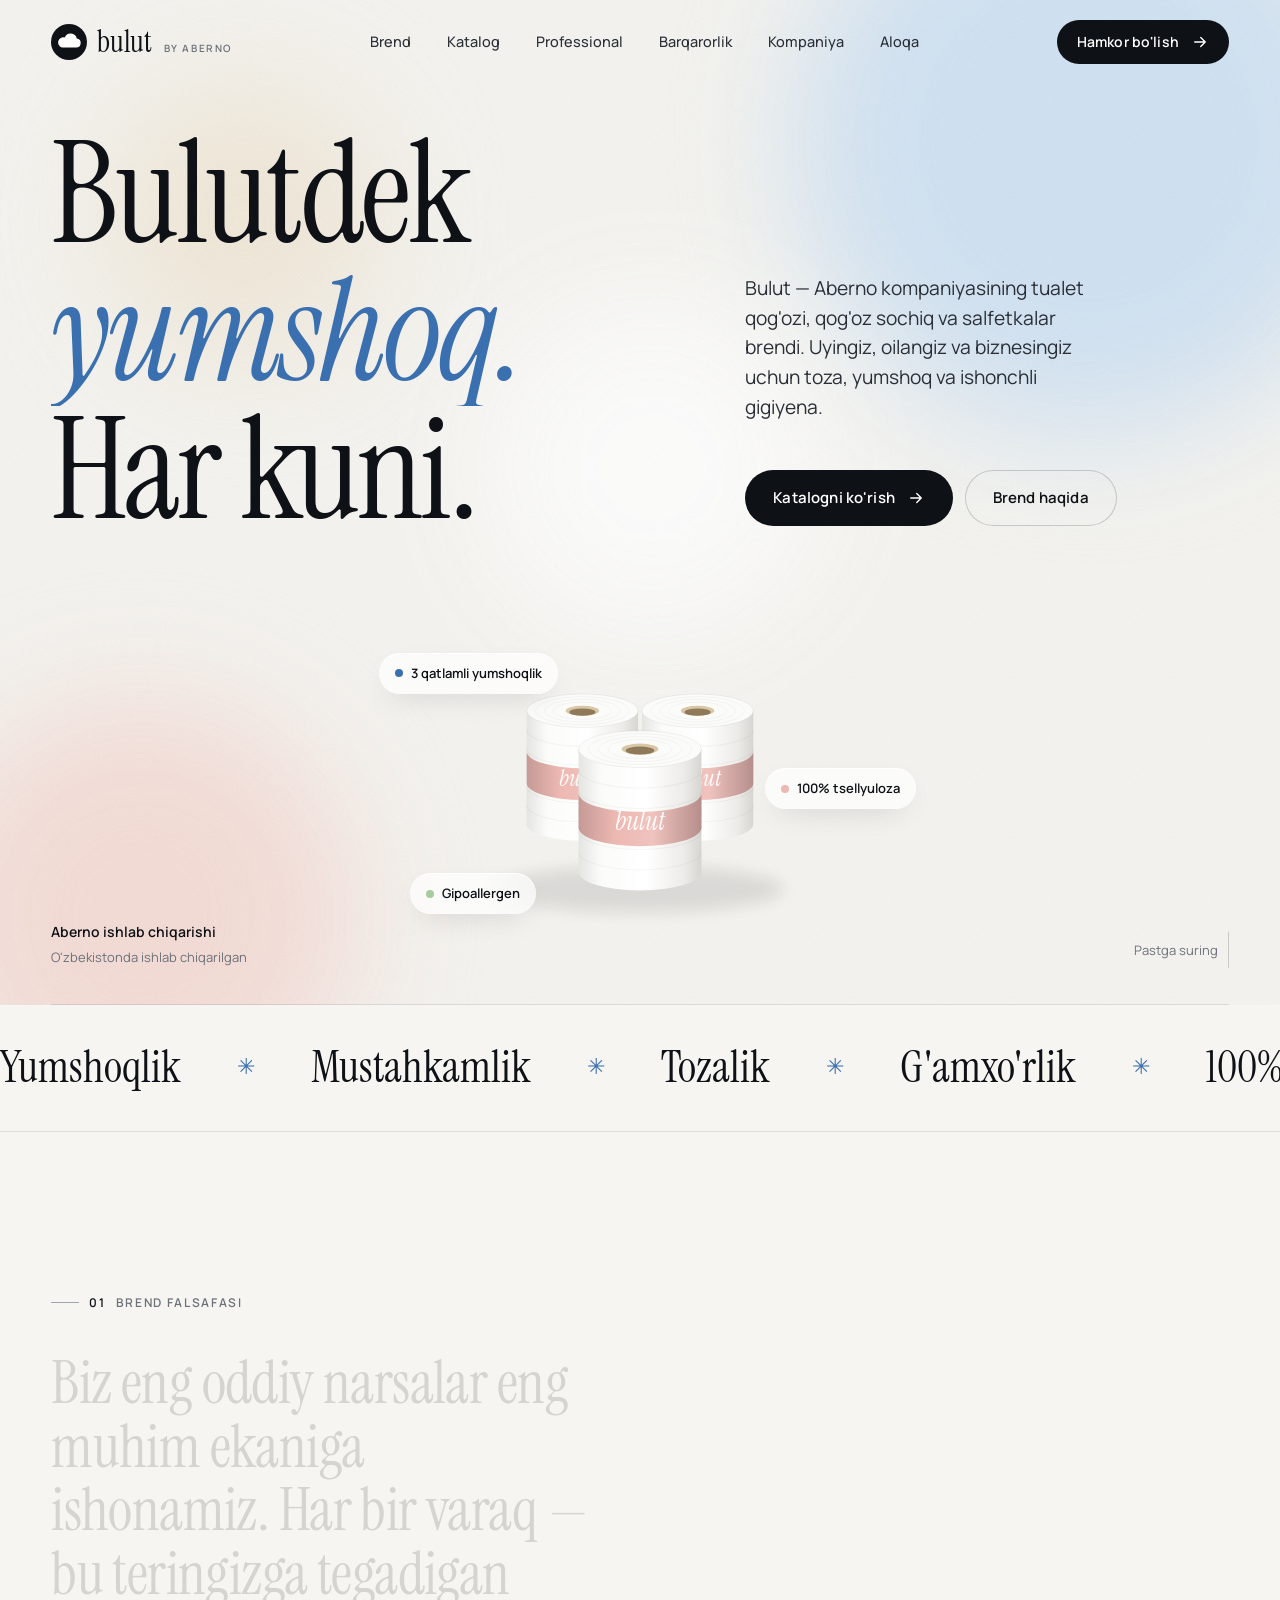
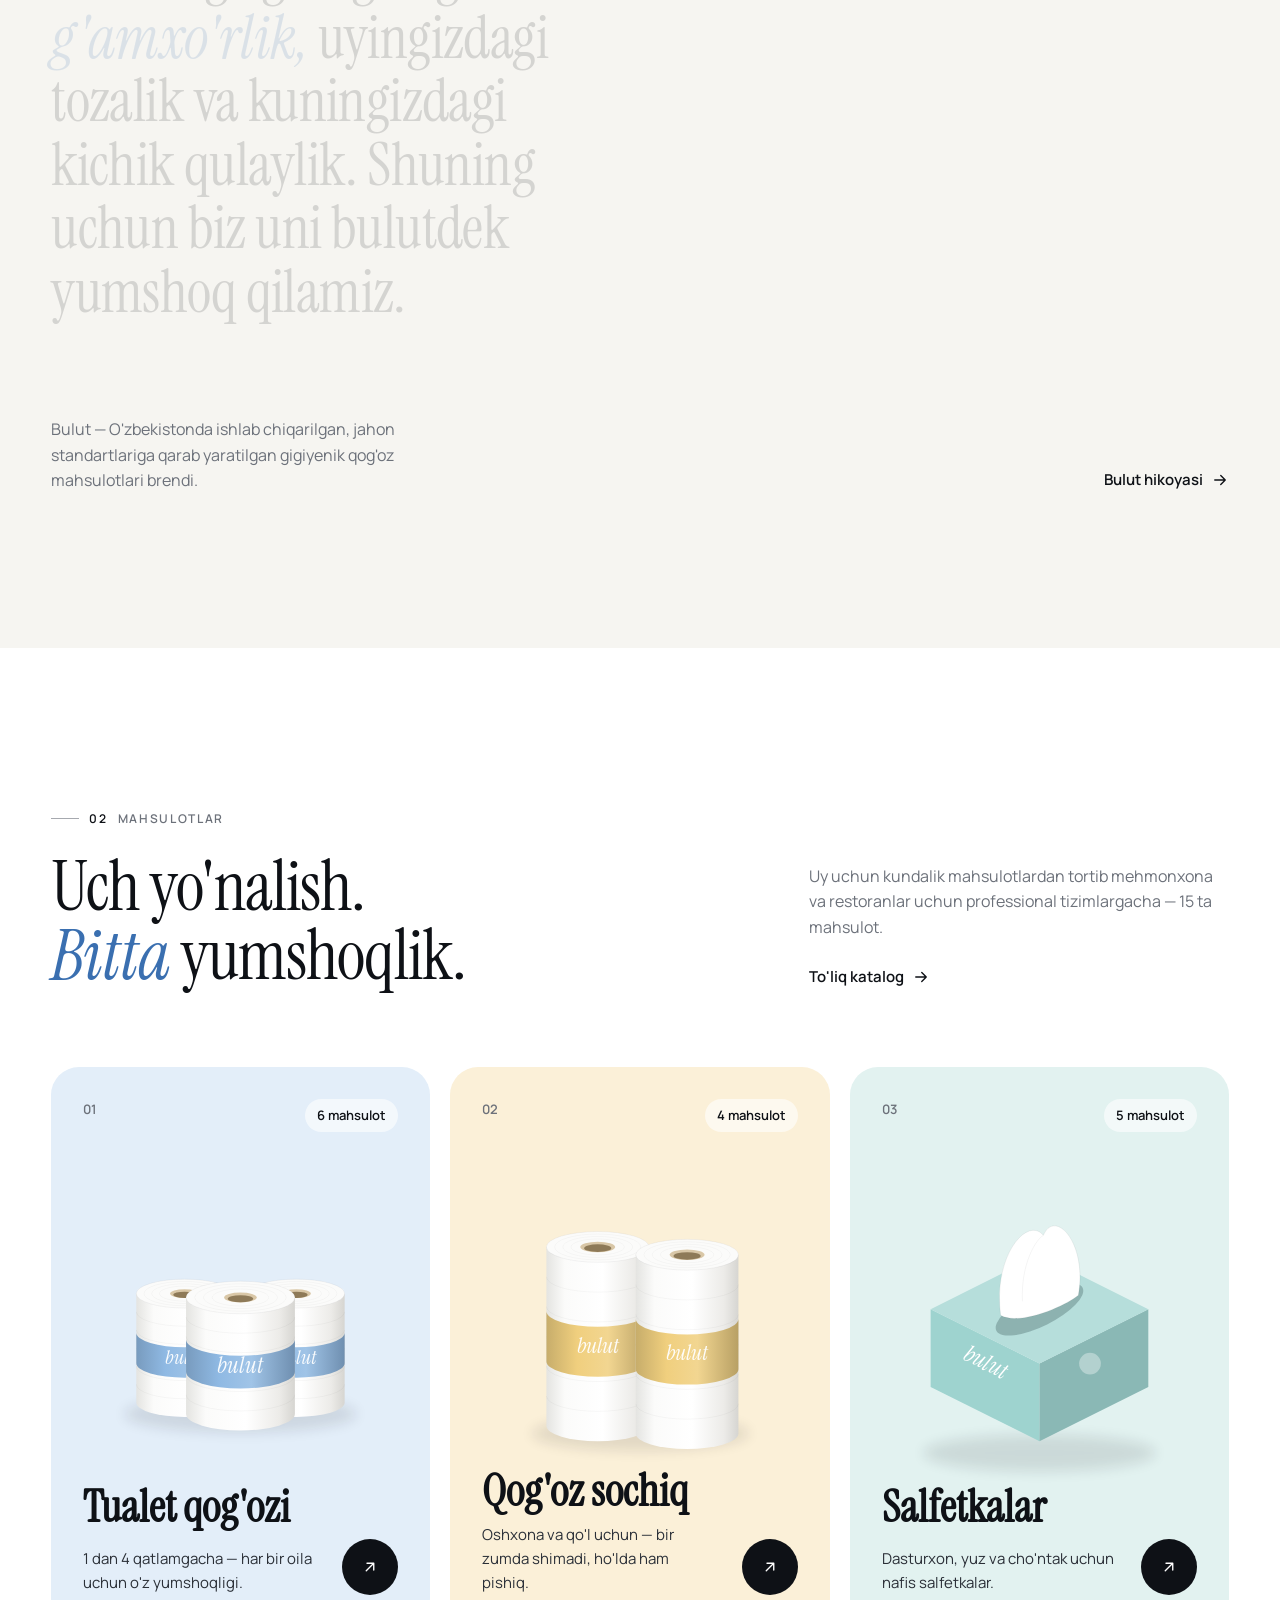
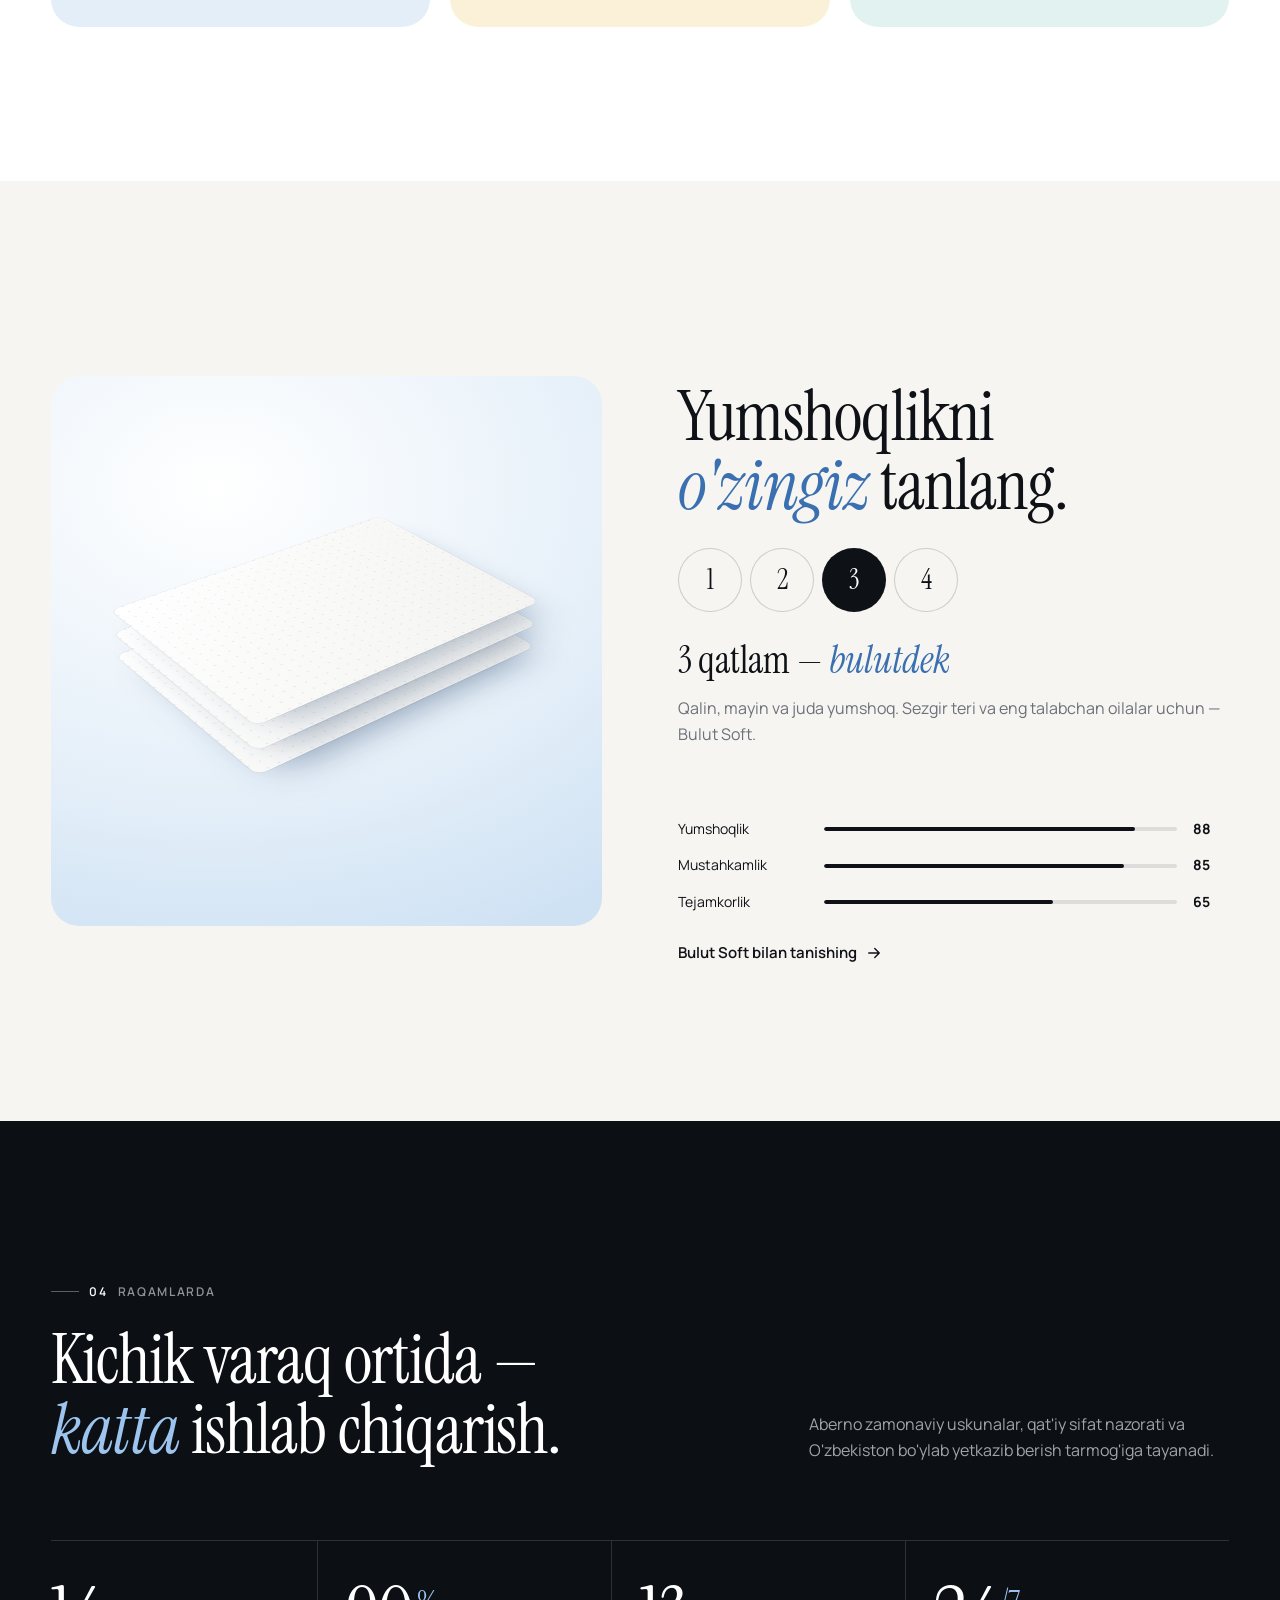
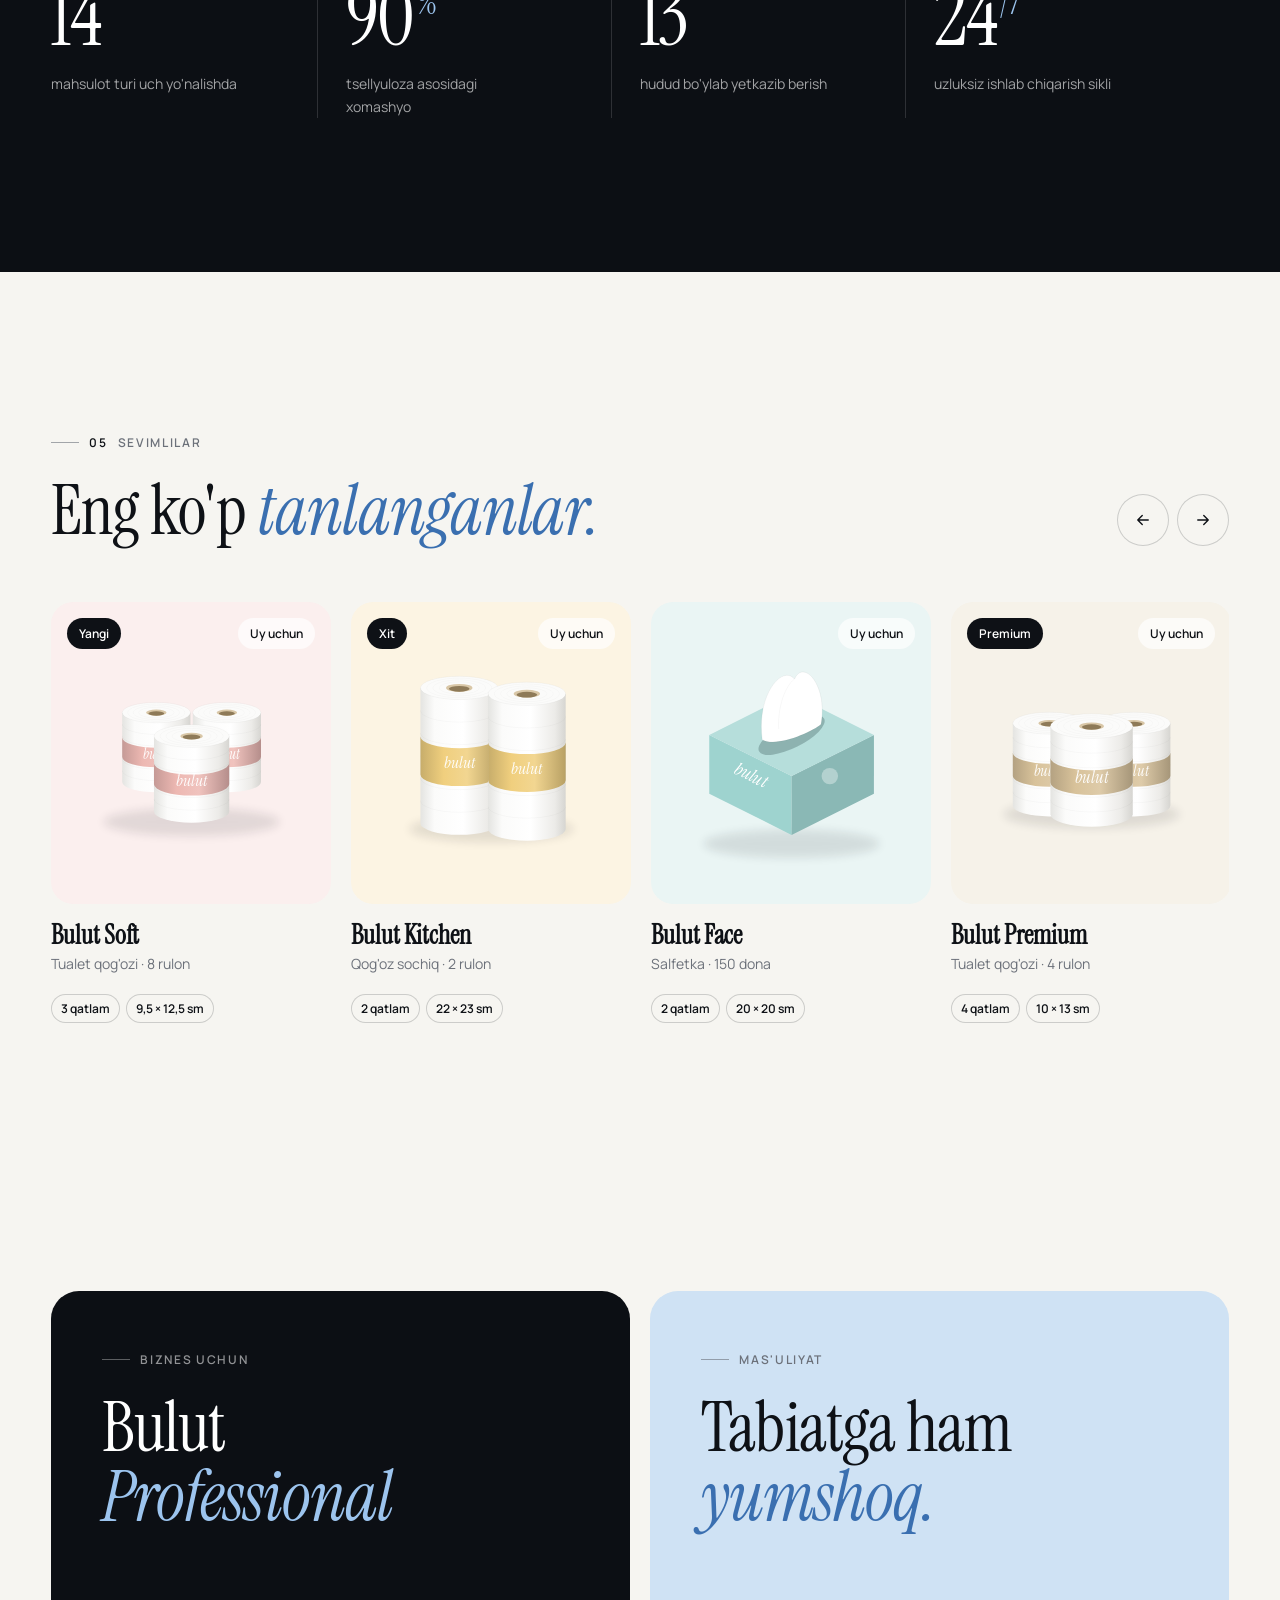
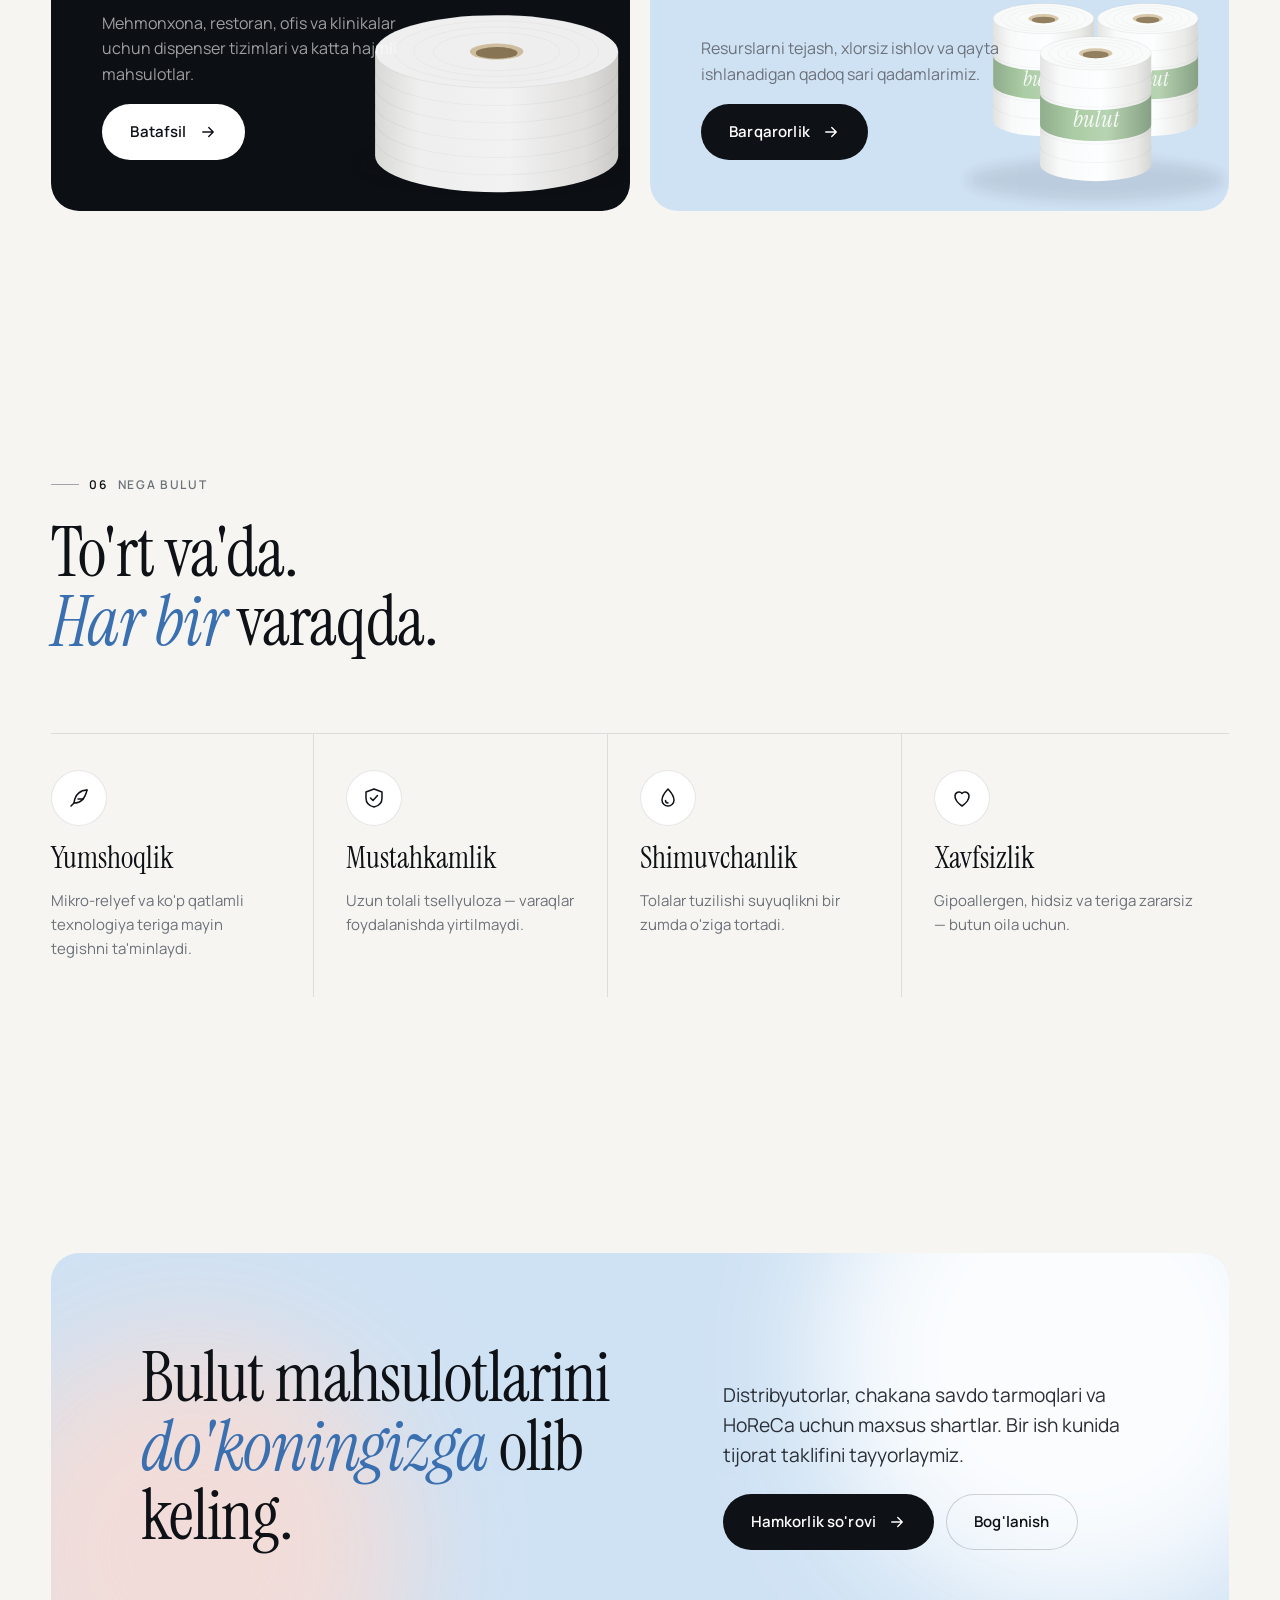
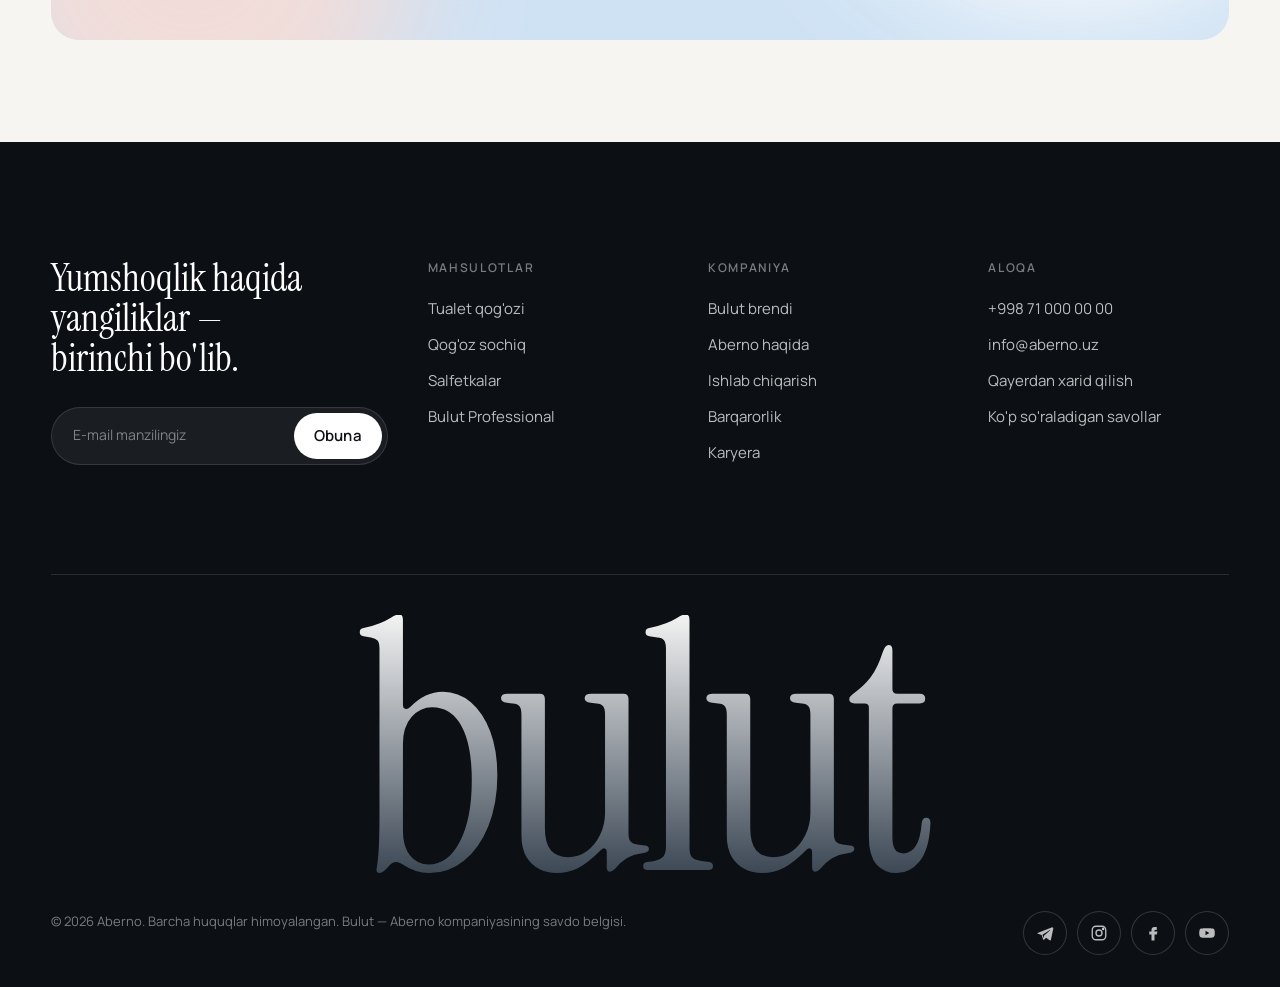
<file: index.html>
<!DOCTYPE html>
<html lang="uz">
<head>
<meta charset="utf-8">
<meta name="viewport" content="width=device-width, initial-scale=1, viewport-fit=cover">
<title>Bulut — bulutdek yumshoq tualet qog'ozi, qog'oz sochiq va salfetkalar | Aberno</title>
<meta name="description" content="Bulut — Aberno kompaniyasining tualet qog'ozi, qog'oz sochiq va salfetkalar brendi. O'zbekistonda ishlab chiqarilgan yumshoq va ishonchli gigiyenik mahsulotlar.">
<meta name="theme-color" content="#f6f5f1">
<meta property="og:title" content="Bulut — bulutdek yumshoq tualet qog'ozi, qog'oz sochiq va salfetkalar | Aberno">
<meta property="og:description" content="Bulut — Aberno kompaniyasining tualet qog'ozi, qog'oz sochiq va salfetkalar brendi. O'zbekistonda ishlab chiqarilgan yumshoq va ishonchli gigiyenik mahsulotlar.">
<meta property="og:type" content="website">
<meta property="og:site_name" content="Bulut by Aberno">
<link rel="icon" type="image/svg+xml" href="data:image/svg+xml,%3Csvg xmlns='http://www.w3.org/2000/svg' viewBox='0 0 40 40'%3E%3Ccircle cx='20' cy='20' r='20' fill='%230e1116'/%3E%3Cpath d='M12 26h16a5 5 0 0 0 .6-9.96A7 7 0 0 0 15.3 15 5.5 5.5 0 0 0 12 26z' fill='%23fff'/%3E%3C/svg%3E">
<link rel="preconnect" href="https://fonts.googleapis.com">
<link rel="preconnect" href="https://fonts.gstatic.com" crossorigin>
<link href="https://fonts.googleapis.com/css2?family=Instrument+Serif:ital@0;1&family=Manrope:wght@400;500;600;700&display=swap" rel="stylesheet">
<link rel="stylesheet" href="css/style.css">
</head>
<body>
<header class="header">
  <div class="container header__inner">
    <a class="logo" href="index.html" aria-label="Bulut — bosh sahifa"><svg viewBox="0 0 40 40" aria-hidden="true"><circle cx="20" cy="20" r="20" fill="#0e1116"/><path d="M12 26h16a5 5 0 0 0 .6-9.96A7 7 0 0 0 15.3 15 5.5 5.5 0 0 0 12 26z" fill="#fff"/></svg><span class="logo__word">bulut</span><span class="logo__by">by Aberno</span></a>
    <nav class="nav" aria-label="Asosiy menyu"><a href="brand.html">Brend</a><a href="catalog.html">Katalog</a><a href="professional.html">Professional</a><a href="sustainability.html">Barqarorlik</a><a href="about.html">Kompaniya</a><a href="contact.html">Aloqa</a></nav>
    <div class="header__actions">
      <a class="btn btn--sm" href="professional.html#request">Hamkor bo'lish <svg class="arrow" viewBox="0 0 24 24" fill="none" stroke="currentColor" stroke-width="1.8" stroke-linecap="round" stroke-linejoin="round"><path d="M5 12h14M13 6l6 6-6 6"/></svg></a>
      <button class="burger" aria-label="Menyu" aria-expanded="false"><span></span><span></span></button>
    </div>
  </div>
</header>
<div class="mobile-menu" aria-label="Mobil menyu">
  <nav><a href="index.html">Bosh sahifa<small>00</small></a><a href="brand.html">Brend<small>01</small></a><a href="catalog.html">Katalog<small>02</small></a><a href="professional.html">Professional<small>03</small></a><a href="sustainability.html">Barqarorlik<small>04</small></a><a href="about.html">Kompaniya<small>05</small></a><a href="contact.html">Aloqa<small>06</small></a></nav>
  <div class="mobile-menu__foot"><a href="tel:+998710000000">+998 71 000 00 00</a><a href="mailto:info@aberno.uz">info@aberno.uz</a></div>
</div>
<main>
<section class="hero">
  <div class="clouds" aria-hidden="true"><div class="cloud cloud--1"></div><div class="cloud cloud--2"></div><div class="cloud cloud--3"></div><div class="cloud cloud--4"></div></div><div class="grain" aria-hidden="true"></div>
  <div class="container">
    <div class="hero__grid">
      <h1 class="display xl hero__title">
        <span class="line"><span>Bulutdek</span></span>
        <span class="line"><span><em>yumshoq.</em></span></span>
        <span class="line"><span>Har kuni.</span></span>
      </h1>
      <div class="hero__side">
        <p class="lead">Bulut — Aberno kompaniyasining tualet qog'ozi, qog'oz sochiq va salfetkalar brendi. Uyingiz, oilangiz va biznesingiz uchun toza, yumshoq va ishonchli gigiyena.</p>
        <div class="hero__cta">
          <a class="btn" href="catalog.html">Katalogni ko'rish <svg class="arrow" viewBox="0 0 24 24" fill="none" stroke="currentColor" stroke-width="1.8" stroke-linecap="round" stroke-linejoin="round"><path d="M5 12h14M13 6l6 6-6 6"/></svg></a>
          <a class="btn btn--ghost" href="brand.html">Brend haqida</a>
        </div>
      </div>
    </div>
    <div class="hero__stage">
      <div class="hero__meta"><strong>Aberno ishlab chiqarishi</strong><span>O'zbekistonda ishlab chiqarilgan</span></div>
      <div class="hero__product-wrap">
        <div class="hero__product" data-art="bulut-soft-8"></div>
        <span class="chip hero__chip hero__chip--1"><i></i>3 qatlamli yumshoqlik</span>
        <span class="chip hero__chip hero__chip--2"><i style="background:#EDB8B2"></i>100% tsellyuloza</span>
        <span class="chip hero__chip hero__chip--3"><i style="background:#A9CBA0"></i>Gipoallergen</span>
      </div>
      <div class="hero__meta hero__meta--right"><span class="scroll-cue">Pastga suring <span></span></span></div>
    </div>
  </div>
</section>

<div class="marquee" aria-hidden="true">
  <div class="marquee__track">
    <span>Yumshoqlik</span><span>Mustahkamlik</span><span>Tozalik</span><span>G'amxo'rlik</span><span>100% tsellyuloza</span><span>O'zbekistonda ishlab chiqarilgan</span>
    <span>Yumshoqlik</span><span>Mustahkamlik</span><span>Tozalik</span><span>G'amxo'rlik</span><span>100% tsellyuloza</span><span>O'zbekistonda ishlab chiqarilgan</span>
  </div>
</div>

<section class="section">
  <div class="container">
    <span class="eyebrow reveal"><span class="num">01</span> Brend falsafasi</span>
    <div class="gap-lg" style="margin-top:40px">
      <p class="manifesto">Biz eng oddiy narsalar eng muhim ekaniga ishonamiz. Har bir varaq — bu teringizga tegadigan <em>g'amxo'rlik,</em> uyingizdagi tozalik va kuningizdagi kichik qulaylik. Shuning uchun biz uni bulutdek yumshoq qilamiz.</p>
    </div>
    <div class="row gap-lg">
      <p class="muted mb-0" style="max-width:40ch">Bulut — O'zbekistonda ishlab chiqarilgan, jahon standartlariga qarab yaratilgan gigiyenik qog'oz mahsulotlari brendi.</p>
      <a class="link" href="brand.html">Bulut hikoyasi <svg class="arrow" viewBox="0 0 24 24" fill="none" stroke="currentColor" stroke-width="1.8" stroke-linecap="round" stroke-linejoin="round"><path d="M5 12h14M13 6l6 6-6 6"/></svg></a>
    </div>
  </div>
</section>

<section class="section section--paper">
  <div class="container">
    <div class="sec-head">
      <div>
        <span class="eyebrow reveal"><span class="num">02</span> Mahsulotlar</span>
        <h2 class="h2 reveal" data-d="1">Uch yo'nalish.<br><em>Bitta</em> yumshoqlik.</h2>
      </div>
      <div class="sec-head__aside reveal" data-d="2">
        <p class="muted mb-0">Uy uchun kundalik mahsulotlardan tortib mehmonxona va restoranlar uchun professional tizimlargacha — <span data-total>15</span> ta mahsulot.</p>
        <a class="link" href="catalog.html">To'liq katalog <svg class="arrow" viewBox="0 0 24 24" fill="none" stroke="currentColor" stroke-width="1.8" stroke-linecap="round" stroke-linejoin="round"><path d="M5 12h14M13 6l6 6-6 6"/></svg></a>
      </div>
    </div>
    <div class="cats">
      <a class="cat reveal" data-d="1" href="catalog.html?cat=tualet-qogozi" style="--c:#e3eef9">
        <div class="cat__top"><span class="cat__num">01</span><span class="cat__count" data-cat-count="tualet-qogozi"></span></div>
        <div class="cat__art" data-art="bulut-classic-4"></div>
        <div><h3 class="cat__title">Tualet qog'ozi</h3><div class="cat__foot"><p>1 dan 4 qatlamgacha — har bir oila uchun o'z yumshoqligi.</p><span class="round-btn"><svg class="arrow" viewBox="0 0 24 24" fill="none" stroke="currentColor" stroke-width="1.8" stroke-linecap="round" stroke-linejoin="round"><path d="M7 17L17 7M8 7h9v9"/></svg></span></div></div>
      </a>
      <a class="cat reveal" data-d="2" href="catalog.html?cat=qogoz-sochiq" style="--c:#fbf0d8">
        <div class="cat__top"><span class="cat__num">02</span><span class="cat__count" data-cat-count="qogoz-sochiq"></span></div>
        <div class="cat__art" data-art="bulut-kitchen-2"></div>
        <div><h3 class="cat__title">Qog'oz sochiq</h3><div class="cat__foot"><p>Oshxona va qo'l uchun — bir zumda shimadi, ho'lda ham pishiq.</p><span class="round-btn"><svg class="arrow" viewBox="0 0 24 24" fill="none" stroke="currentColor" stroke-width="1.8" stroke-linecap="round" stroke-linejoin="round"><path d="M7 17L17 7M8 7h9v9"/></svg></span></div></div>
      </a>
      <a class="cat reveal" data-d="3" href="catalog.html?cat=salfetka" style="--c:#e2f2f0">
        <div class="cat__top"><span class="cat__num">03</span><span class="cat__count" data-cat-count="salfetka"></span></div>
        <div class="cat__art" data-art="bulut-face-150"></div>
        <div><h3 class="cat__title">Salfetkalar</h3><div class="cat__foot"><p>Dasturxon, yuz va cho'ntak uchun nafis salfetkalar.</p><span class="round-btn"><svg class="arrow" viewBox="0 0 24 24" fill="none" stroke="currentColor" stroke-width="1.8" stroke-linecap="round" stroke-linejoin="round"><path d="M7 17L17 7M8 7h9v9"/></svg></span></div></div>
      </a>
    </div>
  </div>
</section>

<section class="section">
  <div class="container layers">
    <div class="layers__visual reveal"><div class="sheet-stack"></div></div>
    <div class="layers__control">
      <span class="eyebrow reveal"><span class="num">03</span> Qatlamlar texnologiyasi</span>
      <h2 class="h2 reveal" data-d="1">Yumshoqlikni<br><em>o'zingiz</em> tanlang.</h2>
      <div class="ply-picker reveal" data-d="2" role="group" aria-label="Qatlamlar soni">
        <button data-ply="1">1</button><button data-ply="2">2</button><button data-ply="3">3</button><button data-ply="4">4</button>
      </div>
      <div class="ply-info" aria-live="polite">
        <h3 class="h3" id="ply-title"></h3>
        <p class="muted" id="ply-desc"></p>
      </div>
      <div class="meter">
        <div class="meter__row"><span>Yumshoqlik</span><span class="meter__bar"><i></i></span><b class="meter__val"></b></div>
        <div class="meter__row"><span>Mustahkamlik</span><span class="meter__bar"><i></i></span><b class="meter__val"></b></div>
        <div class="meter__row"><span>Tejamkorlik</span><span class="meter__bar"><i></i></span><b class="meter__val"></b></div>
      </div>
      <a class="link" id="ply-link" href="catalog.html"><span>Mahsulot bilan tanishing</span> <svg class="arrow" viewBox="0 0 24 24" fill="none" stroke="currentColor" stroke-width="1.8" stroke-linecap="round" stroke-linejoin="round"><path d="M5 12h14M13 6l6 6-6 6"/></svg></a>
    </div>
  </div>
</section>

<section class="section section--dark">
  <div class="container">
    <div class="sec-head">
      <div>
        <span class="eyebrow reveal"><span class="num">04</span> Raqamlarda</span>
        <h2 class="h2 reveal" data-d="1">Kichik varaq ortida —<br><em>katta</em> ishlab chiqarish.</h2>
      </div>
      <div class="sec-head__aside reveal" data-d="2"><p class="muted mb-0">Aberno zamonaviy uskunalar, qat'iy sifat nazorati va O'zbekiston bo'ylab yetkazib berish tarmog'iga tayanadi.</p></div>
    </div>
    <div class="stats">
      <div class="stat reveal" data-d="1"><div class="stat__num"><span data-count="15">0</span></div><div class="stat__label">mahsulot turi uch yo'nalishda</div></div>
      <div class="stat reveal" data-d="2"><div class="stat__num"><span data-count="100">0</span><sup>%</sup></div><div class="stat__label">tsellyuloza asosidagi xomashyo</div></div>
      <div class="stat reveal" data-d="3"><div class="stat__num"><span data-count="14">0</span></div><div class="stat__label">hudud bo'ylab yetkazib berish</div></div>
      <div class="stat reveal" data-d="4"><div class="stat__num">24<sup>/7</sup></div><div class="stat__label">uzluksiz ishlab chiqarish sikli</div></div>
    </div>
  </div>
</section>

<section class="section">
  <div class="container">
    <div class="row" style="margin-bottom:56px">
      <div>
        <span class="eyebrow reveal"><span class="num">05</span> Sevimlilar</span>
        <h2 class="h2 reveal" data-d="1" style="margin-top:24px">Eng ko'p <em>tanlanganlar.</em></h2>
      </div>
      <div class="rail-nav"><button data-rail="-1" aria-label="Oldingi"><svg class="arrow" viewBox="0 0 24 24" fill="none" stroke="currentColor" stroke-width="1.8" stroke-linecap="round" stroke-linejoin="round"><path d="M19 12H5M11 6l-6 6 6 6"/></svg></button><button data-rail="1" aria-label="Keyingi"><svg class="arrow" viewBox="0 0 24 24" fill="none" stroke="currentColor" stroke-width="1.8" stroke-linecap="round" stroke-linejoin="round"><path d="M5 12h14M13 6l6 6-6 6"/></svg></button></div>
    </div>
    <div class="rail" id="featured"></div>
  </div>
</section>

<section class="section section--tight">
  <div class="container split">
    <a class="panel panel--dark reveal" href="professional.html">
      <div><span class="eyebrow" style="color:rgba(255,255,255,.55)">Biznes uchun</span><h3 class="h2" style="margin-top:24px">Bulut<br><em style="color:#9cc4ee">Professional</em></h3></div>
      <div class="panel__art" data-art="bulut-pro-jumbo"></div>
      <div style="position:relative;max-width:34ch"><p class="muted">Mehmonxona, restoran, ofis va klinikalar uchun dispenser tizimlari va katta hajmli mahsulotlar.</p><span class="btn btn--light">Batafsil <svg class="arrow" viewBox="0 0 24 24" fill="none" stroke="currentColor" stroke-width="1.8" stroke-linecap="round" stroke-linejoin="round"><path d="M5 12h14M13 6l6 6-6 6"/></svg></span></div>
    </a>
    <a class="panel panel--sky reveal" data-d="1" href="sustainability.html">
      <div><span class="eyebrow">Mas'uliyat</span><h3 class="h2" style="margin-top:24px">Tabiatga ham<br><em>yumshoq.</em></h3></div>
      <div class="panel__art" data-art="bulut-eco-12"></div>
      <div style="position:relative;max-width:34ch"><p class="muted">Resurslarni tejash, xlorsiz ishlov va qayta ishlanadigan qadoq sari qadamlarimiz.</p><span class="btn">Barqarorlik <svg class="arrow" viewBox="0 0 24 24" fill="none" stroke="currentColor" stroke-width="1.8" stroke-linecap="round" stroke-linejoin="round"><path d="M5 12h14M13 6l6 6-6 6"/></svg></span></div>
    </a>
  </div>
</section>

<section class="section">
  <div class="container">
    <div class="sec-head">
      <div>
        <span class="eyebrow reveal"><span class="num">06</span> Nega Bulut</span>
        <h2 class="h2 reveal" data-d="1">To'rt va'da.<br><em>Har bir</em> varaqda.</h2>
      </div>
    </div>
    <div class="features "><div class="feature reveal" data-d="1"><div class="feature__icon"><svg viewBox="0 0 24 24" fill="none" stroke="currentColor" stroke-width="1.5" stroke-linecap="round" stroke-linejoin="round"><path d="M20 4c-6 0-12 4-13 13l-3 3"/><path d="M7 17c6 0 11-4 13-13"/><path d="M11 13h5"/></svg></div><h3>Yumshoqlik</h3><p>Mikro-relyef va ko'p qatlamli texnologiya teriga mayin tegishni ta'minlaydi.</p></div><div class="feature reveal" data-d="2"><div class="feature__icon"><svg viewBox="0 0 24 24" fill="none" stroke="currentColor" stroke-width="1.5" stroke-linecap="round" stroke-linejoin="round"><path d="M12 3l8 3v6c0 5-3.5 8-8 9-4.5-1-8-4-8-9V6z"/><path d="M8.5 12l2.5 2.5 4.5-5"/></svg></div><h3>Mustahkamlik</h3><p>Uzun tolali tsellyuloza — varaqlar foydalanishda yirtilmaydi.</p></div><div class="feature reveal" data-d="3"><div class="feature__icon"><svg viewBox="0 0 24 24" fill="none" stroke="currentColor" stroke-width="1.5" stroke-linecap="round" stroke-linejoin="round"><path d="M12 3s6 6.5 6 11a6 6 0 0 1-12 0c0-4.5 6-11 6-11z"/><path d="M9.5 14.5a2.5 2.5 0 0 0 2.5 2.5"/></svg></div><h3>Shimuvchanlik</h3><p>Tolalar tuzilishi suyuqlikni bir zumda o'ziga tortadi.</p></div><div class="feature reveal" data-d="4"><div class="feature__icon"><svg viewBox="0 0 24 24" fill="none" stroke="currentColor" stroke-width="1.5" stroke-linecap="round" stroke-linejoin="round"><path d="M12 20s-7-4.5-7-10a4 4 0 0 1 7-2.6A4 4 0 0 1 19 10c0 5.5-7 10-7 10z"/></svg></div><h3>Xavfsizlik</h3><p>Gipoallergen, hidsiz va teriga zararsiz — butun oila uchun.</p></div></div>
  </div>
</section>
<section class="section section--tight">
  <div class="container">
    <div class="cta reveal">
      <div class="clouds" aria-hidden="true"><div class="cloud cloud--1"></div><div class="cloud cloud--2"></div></div>
      <h2 class="h2">Bulut mahsulotlarini <em>do'koningizga</em> olib keling.</h2>
      <div class="cta__side">
        <p class="lead mb-0">Distribyutorlar, chakana savdo tarmoqlari va HoReCa uchun maxsus shartlar. Bir ish kunida tijorat taklifini tayyorlaymiz.</p>
        <div class="hero__cta"><a class="btn" href="professional.html#request">Hamkorlik so'rovi <svg class="arrow" viewBox="0 0 24 24" fill="none" stroke="currentColor" stroke-width="1.8" stroke-linecap="round" stroke-linejoin="round"><path d="M5 12h14M13 6l6 6-6 6"/></svg></a><a class="btn btn--ghost" href="contact.html">Bog'lanish</a></div>
      </div>
    </div>
  </div>
</section>
</main>
<footer class="footer">
  <div class="container">
    <div class="footer__top">
      <div class="footer__col">
        <p class="footer__lead">Yumshoqlik haqida yangiliklar — birinchi bo'lib.</p>
        <form class="subscribe" novalidate>
          <label class="sr-only" for="sub-index">E-mail</label>
          <input id="sub-index" type="email" placeholder="E-mail manzilingiz" autocomplete="email">
          <button class="btn btn--light" type="submit">Obuna</button>
        </form>
        <p class="subscribe-msg" aria-live="polite"></p>
      </div>
      <div class="footer__col">
        <h4>Mahsulotlar</h4>
        <ul>
          <li><a href="catalog.html?cat=tualet-qogozi">Tualet qog'ozi</a></li>
          <li><a href="catalog.html?cat=qogoz-sochiq">Qog'oz sochiq</a></li>
          <li><a href="catalog.html?cat=salfetka">Salfetkalar</a></li>
          <li><a href="professional.html">Bulut Professional</a></li>
        </ul>
      </div>
      <div class="footer__col">
        <h4>Kompaniya</h4>
        <ul>
          <li><a href="brand.html">Bulut brendi</a></li>
          <li><a href="about.html">Aberno haqida</a></li>
          <li><a href="about.html#production">Ishlab chiqarish</a></li>
          <li><a href="sustainability.html">Barqarorlik</a></li>
          <li><a href="about.html#career">Karyera</a></li>
        </ul>
      </div>
      <div class="footer__col">
        <h4>Aloqa</h4>
        <ul>
          <li><a href="tel:+998710000000">+998 71 000 00 00</a></li>
          <li><a href="mailto:info@aberno.uz">info@aberno.uz</a></li>
          <li><a href="contact.html#buy">Qayerdan xarid qilish</a></li>
          <li><a href="contact.html#faq">Ko'p so'raladigan savollar</a></li>
        </ul>
      </div>
    </div>
    <div class="footer__word" aria-hidden="true">bulut</div>
    <div class="footer__bottom">
      <span>© <span data-year>2026</span> Aberno. Barcha huquqlar himoyalangan. Bulut — Aberno kompaniyasining savdo belgisi.</span>
      <div class="socials">
        <a href="#" aria-label="Telegram"><svg viewBox="0 0 24 24" fill="currentColor"><path d="M21.5 4.3L2.9 11.5c-1.3.5-1.2 1.2-.2 1.5l4.8 1.5 1.8 5.6c.2.6.1.9.8.9.5 0 .7-.2 1-.5l2.3-2.2 4.8 3.5c.9.5 1.5.2 1.7-.8l3.1-14.7c.3-1.3-.5-1.9-1.5-1.5zM8.6 14.3l9.5-6c.5-.3.9-.1.5.2l-8 7.3-.3 3.3z"/></svg></a>
        <a href="#" aria-label="Instagram"><svg viewBox="0 0 24 24" fill="none" stroke="currentColor" stroke-width="1.8"><rect x="3" y="3" width="18" height="18" rx="5"/><circle cx="12" cy="12" r="4"/><circle cx="17.5" cy="6.5" r=".8" fill="currentColor"/></svg></a>
        <a href="#" aria-label="Facebook"><svg viewBox="0 0 24 24" fill="currentColor"><path d="M14 8h3V4h-3a4 4 0 0 0-4 4v2H7v4h3v8h4v-8h3l1-4h-4V8.5c0-.3.2-.5.5-.5z"/></svg></a>
        <a href="#" aria-label="YouTube"><svg viewBox="0 0 24 24" fill="currentColor"><path d="M22 8.2a3 3 0 0 0-2.1-2.1C18 5.6 12 5.6 12 5.6s-6 0-7.9.5A3 3 0 0 0 2 8.2 31 31 0 0 0 1.6 12 31 31 0 0 0 2 15.8a3 3 0 0 0 2.1 2.1c1.9.5 7.9.5 7.9.5s6 0 7.9-.5a3 3 0 0 0 2.1-2.1c.4-1.2.4-3.8.4-3.8s0-2.6-.4-3.8zM10 15V9l5.2 3z"/></svg></a>
      </div>
    </div>
  </div>
</footer>
<script src="js/data.js"></script>
<script src="js/main.js"></script>
</body>
</html>
</file>
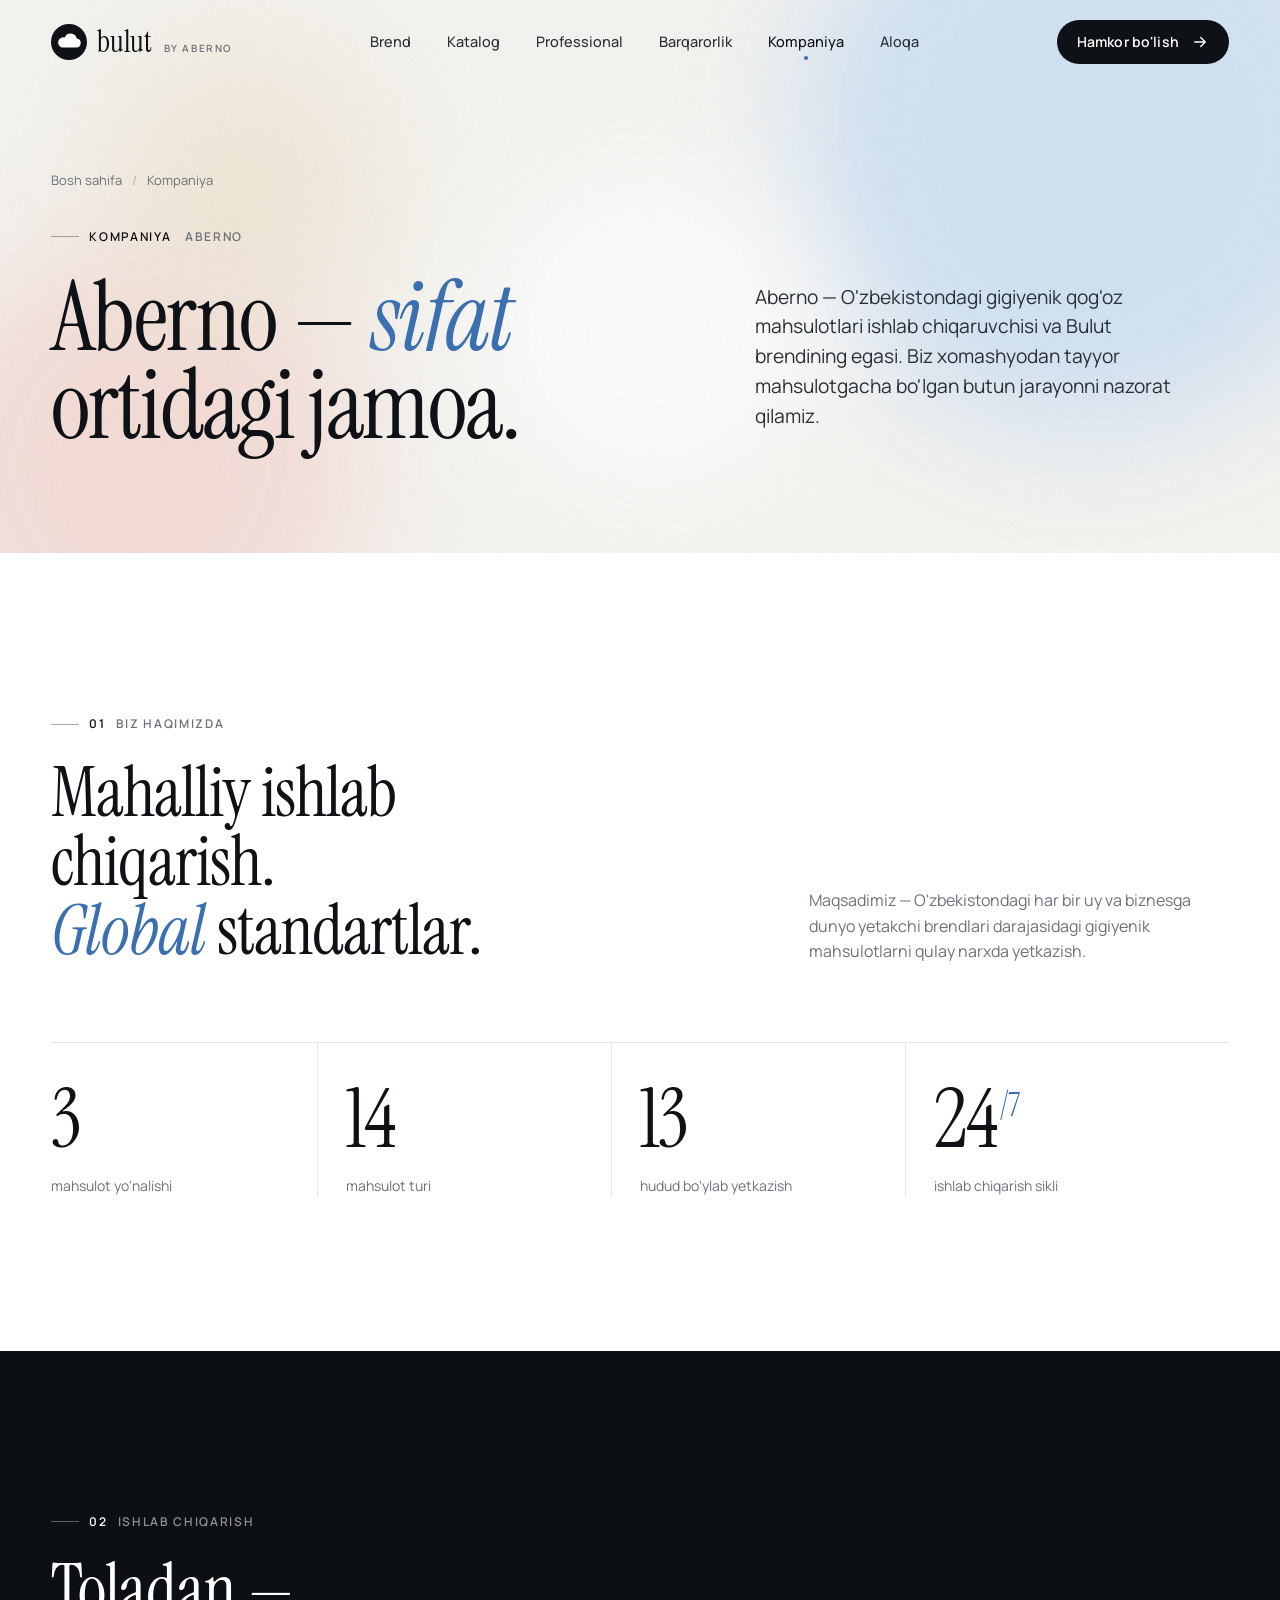
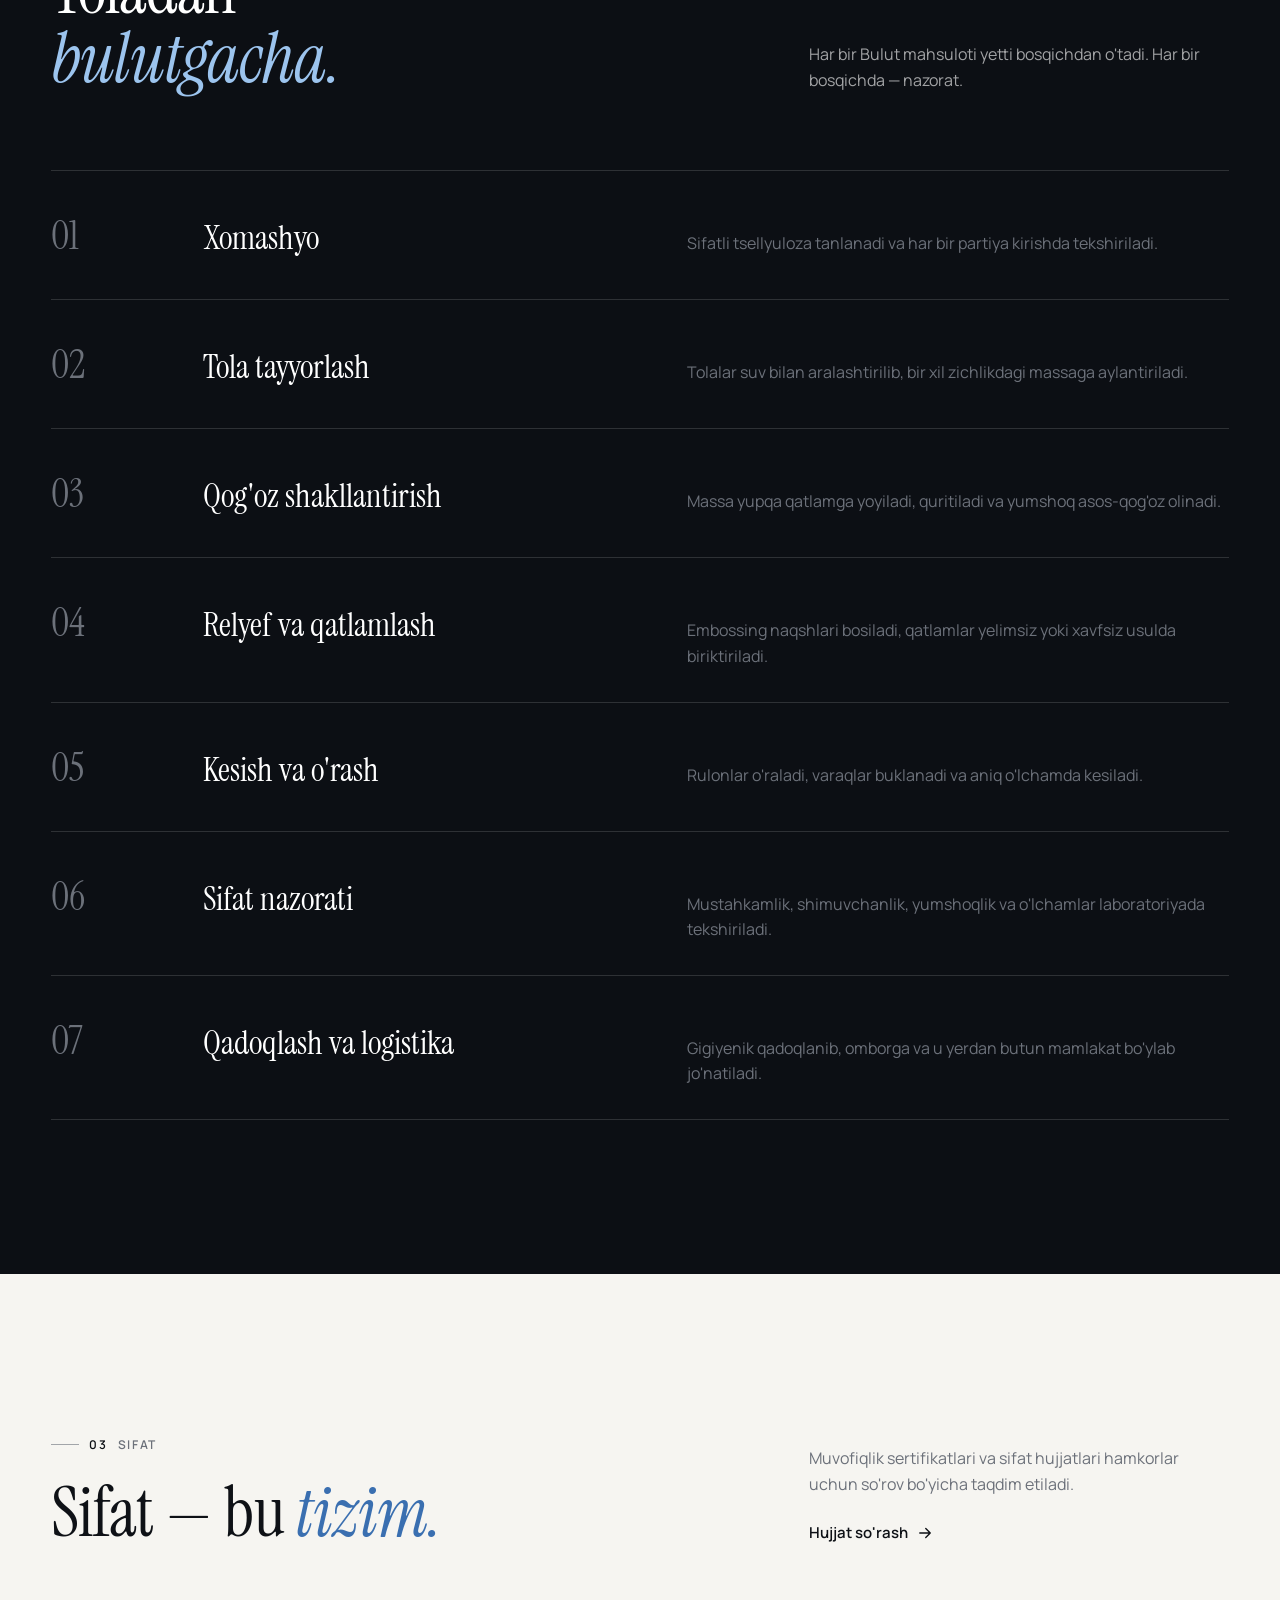
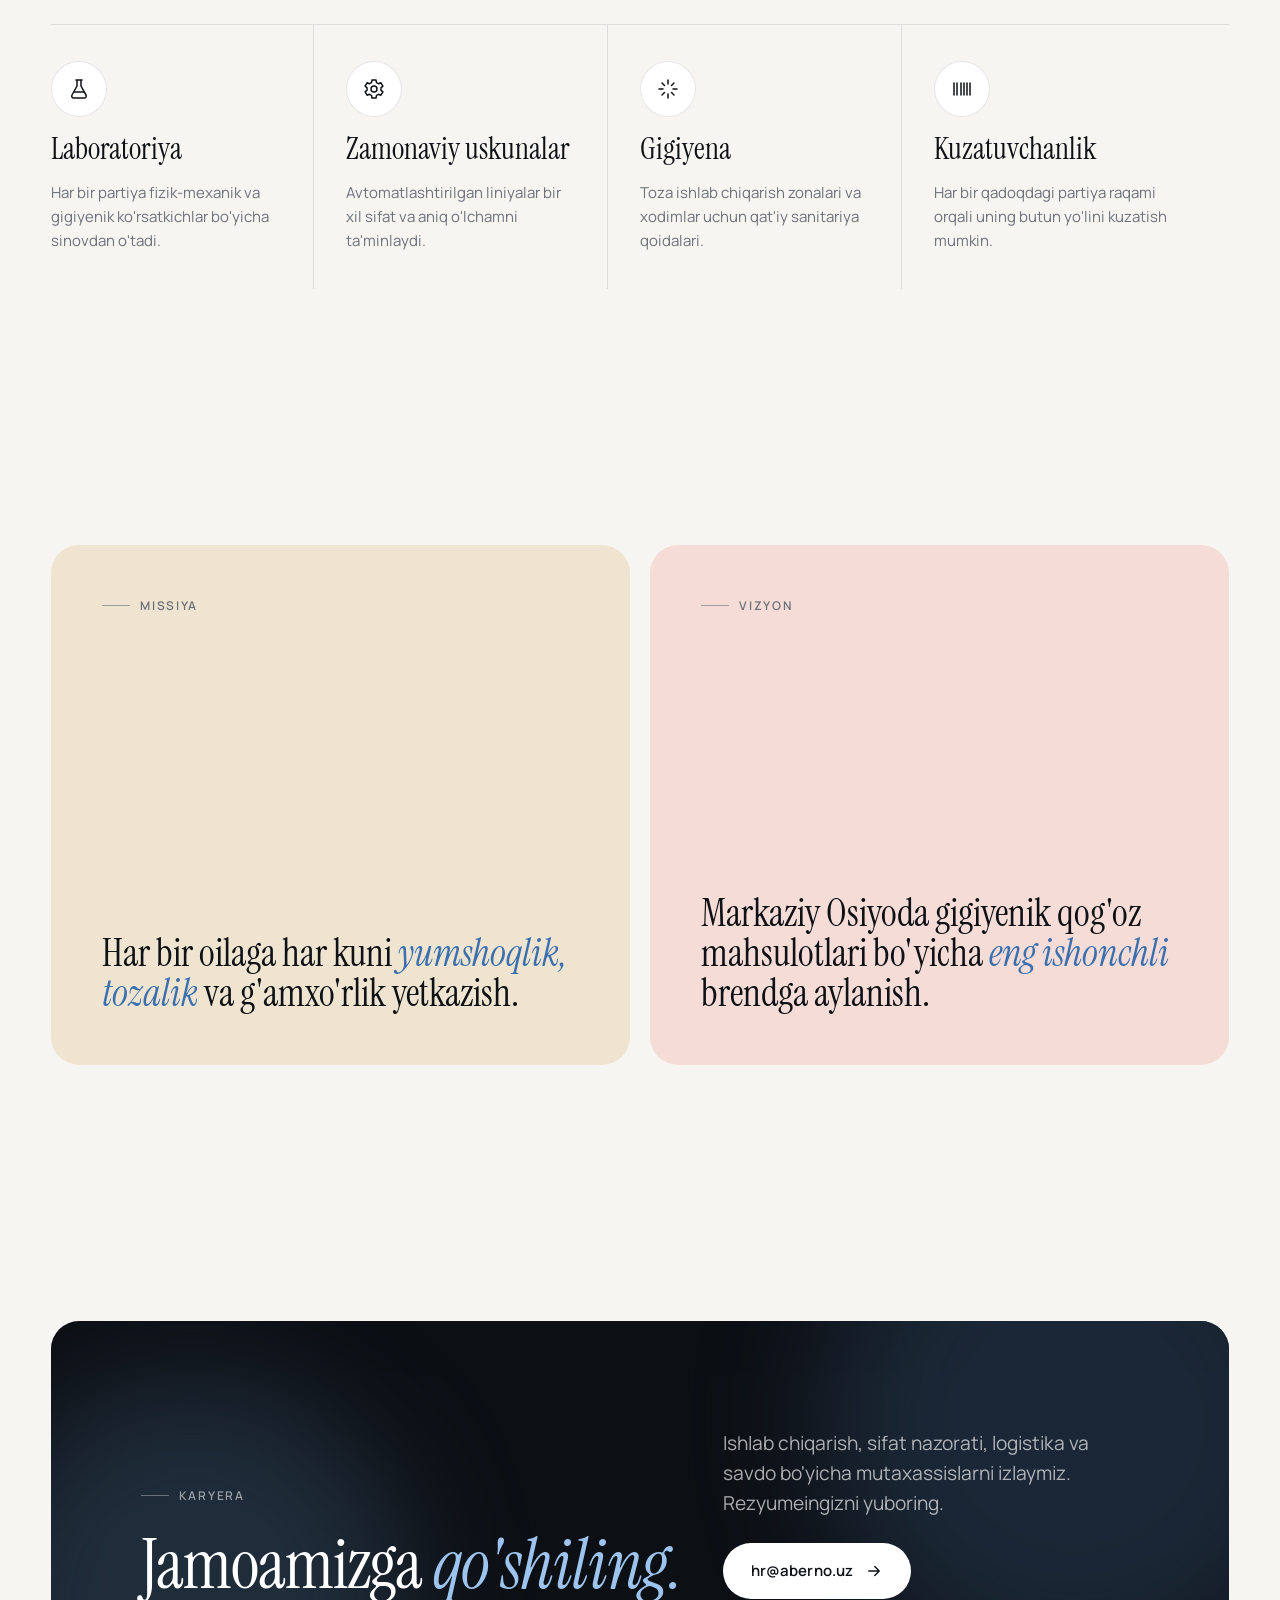
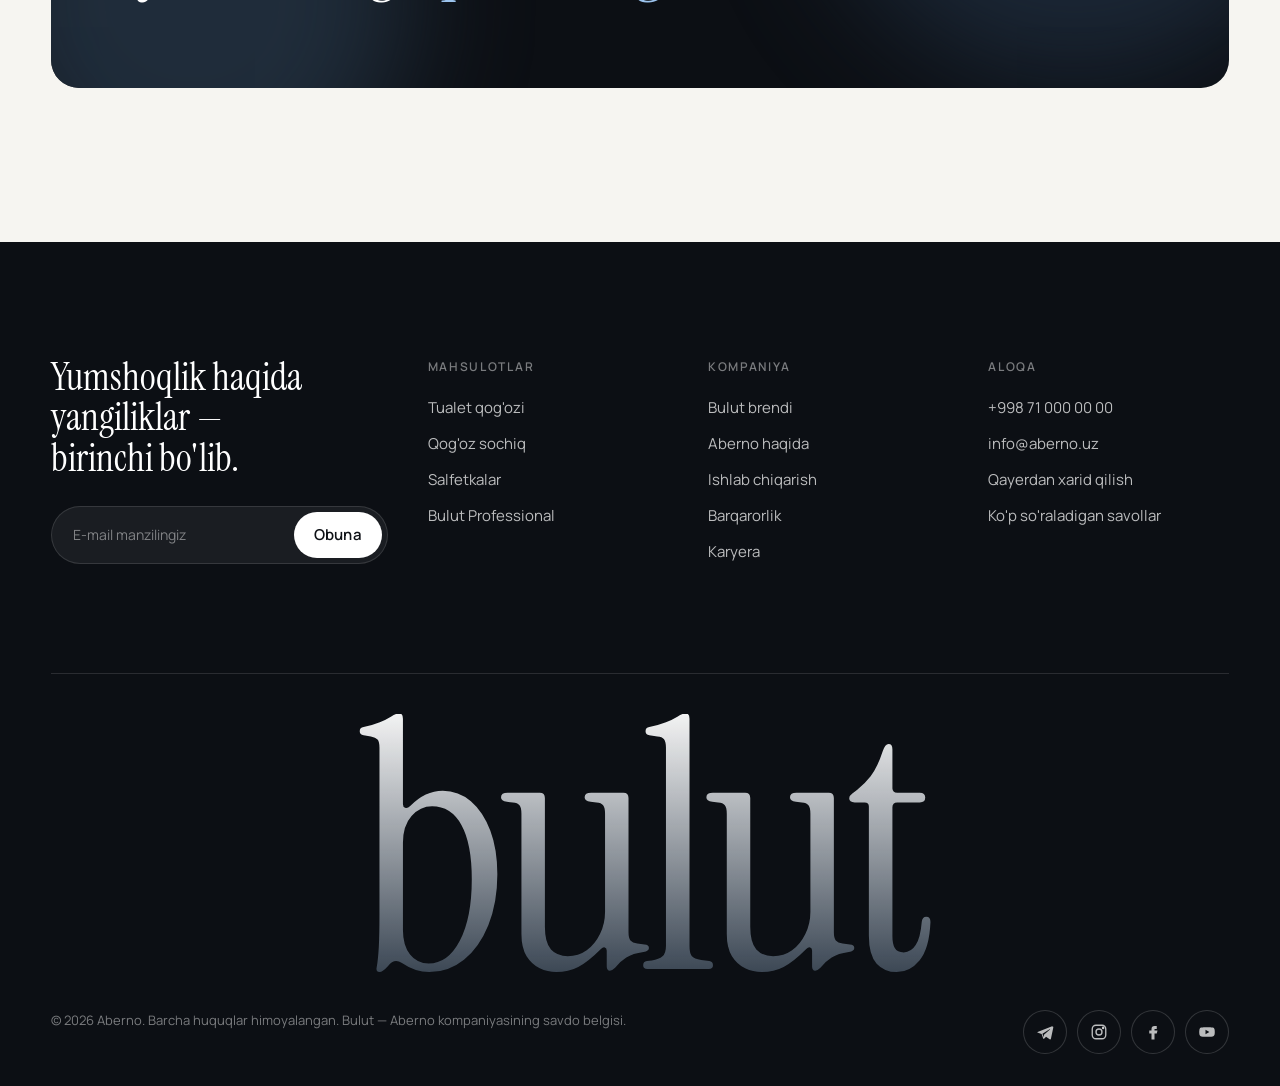
<file: about.html>
<!DOCTYPE html>
<html lang="uz">
<head>
<meta charset="utf-8">
<meta name="viewport" content="width=device-width, initial-scale=1, viewport-fit=cover">
<title>Aberno kompaniyasi — ishlab chiqarish va sifat | Bulut</title>
<meta name="description" content="Aberno — Bulut brendi egasi, O'zbekistondagi gigiyenik qog'oz mahsulotlari ishlab chiqaruvchisi. Ishlab chiqarish jarayoni, sifat nazorati, karyera.">
<meta name="theme-color" content="#f6f5f1">
<meta property="og:title" content="Aberno kompaniyasi — ishlab chiqarish va sifat | Bulut">
<meta property="og:description" content="Aberno — Bulut brendi egasi, O'zbekistondagi gigiyenik qog'oz mahsulotlari ishlab chiqaruvchisi. Ishlab chiqarish jarayoni, sifat nazorati, karyera.">
<meta property="og:type" content="website">
<meta property="og:site_name" content="Bulut by Aberno">
<link rel="icon" type="image/svg+xml" href="data:image/svg+xml,%3Csvg xmlns='http://www.w3.org/2000/svg' viewBox='0 0 40 40'%3E%3Ccircle cx='20' cy='20' r='20' fill='%230e1116'/%3E%3Cpath d='M12 26h16a5 5 0 0 0 .6-9.96A7 7 0 0 0 15.3 15 5.5 5.5 0 0 0 12 26z' fill='%23fff'/%3E%3C/svg%3E">
<link rel="preconnect" href="https://fonts.googleapis.com">
<link rel="preconnect" href="https://fonts.gstatic.com" crossorigin>
<link href="https://fonts.googleapis.com/css2?family=Instrument+Serif:ital@0;1&family=Manrope:wght@400;500;600;700&display=swap" rel="stylesheet">
<link rel="stylesheet" href="css/style.css">
</head>
<body>
<header class="header">
  <div class="container header__inner">
    <a class="logo" href="index.html" aria-label="Bulut — bosh sahifa"><svg viewBox="0 0 40 40" aria-hidden="true"><circle cx="20" cy="20" r="20" fill="#0e1116"/><path d="M12 26h16a5 5 0 0 0 .6-9.96A7 7 0 0 0 15.3 15 5.5 5.5 0 0 0 12 26z" fill="#fff"/></svg><span class="logo__word">bulut</span><span class="logo__by">by Aberno</span></a>
    <nav class="nav" aria-label="Asosiy menyu"><a href="brand.html">Brend</a><a href="catalog.html">Katalog</a><a href="professional.html">Professional</a><a href="sustainability.html">Barqarorlik</a><a href="about.html">Kompaniya</a><a href="contact.html">Aloqa</a></nav>
    <div class="header__actions">
      <a class="btn btn--sm" href="professional.html#request">Hamkor bo'lish <svg class="arrow" viewBox="0 0 24 24" fill="none" stroke="currentColor" stroke-width="1.8" stroke-linecap="round" stroke-linejoin="round"><path d="M5 12h14M13 6l6 6-6 6"/></svg></a>
      <button class="burger" aria-label="Menyu" aria-expanded="false"><span></span><span></span></button>
    </div>
  </div>
</header>
<div class="mobile-menu" aria-label="Mobil menyu">
  <nav><a href="index.html">Bosh sahifa<small>00</small></a><a href="brand.html">Brend<small>01</small></a><a href="catalog.html">Katalog<small>02</small></a><a href="professional.html">Professional<small>03</small></a><a href="sustainability.html">Barqarorlik<small>04</small></a><a href="about.html">Kompaniya<small>05</small></a><a href="contact.html">Aloqa<small>06</small></a></nav>
  <div class="mobile-menu__foot"><a href="tel:+998710000000">+998 71 000 00 00</a><a href="mailto:info@aberno.uz">info@aberno.uz</a></div>
</div>
<main>
<section class="page-hero">
  <div class="clouds" aria-hidden="true"><div class="cloud cloud--1"></div><div class="cloud cloud--2"></div><div class="cloud cloud--3"></div><div class="cloud cloud--4"></div></div><div class="grain" aria-hidden="true"></div>
  <div class="container">
    <div class="crumbs"><a href="index.html">Bosh sahifa</a><span aria-hidden="true">/</span><span>Kompaniya</span></div>
    <div class="page-hero__grid">
      <div>
        <span class="eyebrow reveal"><span class="num">Kompaniya</span>&nbsp;Aberno</span>
        <h1 class="display lg reveal" data-d="1">Aberno — <em>sifat</em> ortidagi jamoa.</h1>
      </div>
      <div class="reveal" data-d="2">
        <p class="lead">Aberno — O'zbekistondagi gigiyenik qog'oz mahsulotlari ishlab chiqaruvchisi va Bulut brendining egasi. Biz xomashyodan tayyor mahsulotgacha bo'lgan butun jarayonni nazorat qilamiz.</p>
        
      </div>
    </div>
  </div>
</section>

<section class="section section--paper">
  <div class="container">
    <div class="sec-head">
      <div><span class="eyebrow reveal"><span class="num">01</span> Biz haqimizda</span><h2 class="h2 reveal" data-d="1">Mahalliy ishlab chiqarish.<br><em>Global</em> standartlar.</h2></div>
      <div class="sec-head__aside reveal" data-d="2"><p class="muted mb-0">Maqsadimiz — O'zbekistondagi har bir uy va biznesga dunyo yetakchi brendlari darajasidagi gigiyenik mahsulotlarni qulay narxda yetkazish.</p></div>
    </div>
    <div class="stats stats--light">
      <div class="stat reveal" data-d="1"><div class="stat__num"><span data-count="3">0</span></div><div class="stat__label">mahsulot yo'nalishi</div></div>
      <div class="stat reveal" data-d="2"><div class="stat__num"><span data-count="15">0</span></div><div class="stat__label">mahsulot turi</div></div>
      <div class="stat reveal" data-d="3"><div class="stat__num"><span data-count="14">0</span></div><div class="stat__label">hudud bo'ylab yetkazish</div></div>
      <div class="stat reveal" data-d="4"><div class="stat__num">24<sup>/7</sup></div><div class="stat__label">ishlab chiqarish sikli</div></div>
    </div>
  </div>
</section>

<section class="section section--dark" id="production">
  <div class="container">
    <div class="sec-head">
      <div><span class="eyebrow reveal"><span class="num">02</span> Ishlab chiqarish</span><h2 class="h2 reveal" data-d="1">Toladan —<br><em>bulutgacha.</em></h2></div>
      <div class="sec-head__aside reveal" data-d="2"><p class="muted mb-0">Har bir Bulut mahsuloti yetti bosqichdan o'tadi. Har bir bosqichda — nazorat.</p></div>
    </div>
    <div class="steps">
      <div class="step reveal"><span class="step__n">01</span><h3>Xomashyo</h3><p>Sifatli tsellyuloza tanlanadi va har bir partiya kirishda tekshiriladi.</p></div>
      <div class="step reveal"><span class="step__n">02</span><h3>Tola tayyorlash</h3><p>Tolalar suv bilan aralashtirilib, bir xil zichlikdagi massaga aylantiriladi.</p></div>
      <div class="step reveal"><span class="step__n">03</span><h3>Qog'oz shakllantirish</h3><p>Massa yupqa qatlamga yoyiladi, quritiladi va yumshoq asos-qog'oz olinadi.</p></div>
      <div class="step reveal"><span class="step__n">04</span><h3>Relyef va qatlamlash</h3><p>Embossing naqshlari bosiladi, qatlamlar yelimsiz yoki xavfsiz usulda biriktiriladi.</p></div>
      <div class="step reveal"><span class="step__n">05</span><h3>Kesish va o'rash</h3><p>Rulonlar o'raladi, varaqlar buklanadi va aniq o'lchamda kesiladi.</p></div>
      <div class="step reveal"><span class="step__n">06</span><h3>Sifat nazorati</h3><p>Mustahkamlik, shimuvchanlik, yumshoqlik va o'lchamlar laboratoriyada tekshiriladi.</p></div>
      <div class="step reveal"><span class="step__n">07</span><h3>Qadoqlash va logistika</h3><p>Gigiyenik qadoqlanib, omborga va u yerdan butun mamlakat bo'ylab jo'natiladi.</p></div>
    </div>
  </div>
</section>

<section class="section">
  <div class="container">
    <div class="sec-head">
      <div><span class="eyebrow reveal"><span class="num">03</span> Sifat</span><h2 class="h2 reveal" data-d="1">Sifat — bu <em>tizim.</em></h2></div>
      <div class="sec-head__aside reveal" data-d="2"><p class="muted mb-0">Muvofiqlik sertifikatlari va sifat hujjatlari hamkorlar uchun so'rov bo'yicha taqdim etiladi.</p><a class="link" href="contact.html">Hujjat so'rash <svg class="arrow" viewBox="0 0 24 24" fill="none" stroke="currentColor" stroke-width="1.8" stroke-linecap="round" stroke-linejoin="round"><path d="M5 12h14M13 6l6 6-6 6"/></svg></a></div>
    </div>
    <div class="features "><div class="feature reveal" data-d="1"><div class="feature__icon"><svg viewBox="0 0 24 24" fill="none" stroke="currentColor" stroke-width="1.5" stroke-linecap="round" stroke-linejoin="round"><path d="M9 3h6M10 3v6l-5 9a2 2 0 0 0 1.8 3h10.4a2 2 0 0 0 1.8-3l-5-9V3"/><path d="M7.5 15h9"/></svg></div><h3>Laboratoriya</h3><p>Har bir partiya fizik-mexanik va gigiyenik ko'rsatkichlar bo'yicha sinovdan o'tadi.</p></div><div class="feature reveal" data-d="2"><div class="feature__icon"><svg viewBox="0 0 24 24" fill="none" stroke="currentColor" stroke-width="1.5" stroke-linecap="round" stroke-linejoin="round"><circle cx="12" cy="12" r="3"/><path d="M19 12a7 7 0 0 0-.1-1.2l2-1.6-2-3.4-2.4 1a7 7 0 0 0-2-1.2L14 3h-4l-.5 2.6a7 7 0 0 0-2 1.2l-2.4-1-2 3.4 2 1.6A7 7 0 0 0 5 12c0 .4 0 .8.1 1.2l-2 1.6 2 3.4 2.4-1a7 7 0 0 0 2 1.2L10 21h4l.5-2.6a7 7 0 0 0 2-1.2l2.4 1 2-3.4-2-1.6c.1-.4.1-.8.1-1.2z"/></svg></div><h3>Zamonaviy uskunalar</h3><p>Avtomatlashtirilgan liniyalar bir xil sifat va aniq o'lchamni ta'minlaydi.</p></div><div class="feature reveal" data-d="3"><div class="feature__icon"><svg viewBox="0 0 24 24" fill="none" stroke="currentColor" stroke-width="1.5" stroke-linecap="round" stroke-linejoin="round"><path d="M12 3v4M12 17v4M3 12h4M17 12h4M6 6l2.5 2.5M15.5 15.5L18 18M6 18l2.5-2.5M15.5 8.5L18 6"/></svg></div><h3>Gigiyena</h3><p>Toza ishlab chiqarish zonalari va xodimlar uchun qat'iy sanitariya qoidalari.</p></div><div class="feature reveal" data-d="4"><div class="feature__icon"><svg viewBox="0 0 24 24" fill="none" stroke="currentColor" stroke-width="1.5" stroke-linecap="round" stroke-linejoin="round"><path d="M4 6v12M7 6v12M11 6v12M14 6v12M17 6v12M20 6v12"/></svg></div><h3>Kuzatuvchanlik</h3><p>Har bir qadoqdagi partiya raqami orqali uning butun yo'lini kuzatish mumkin.</p></div></div>
  </div>
</section>

<section class="section section--tight">
  <div class="container split">
    <div class="panel panel--sand reveal">
      <span class="eyebrow">Missiya</span>
      <p class="h3">Har bir oilaga har kuni <em>yumshoqlik, tozalik</em> va g'amxo'rlik yetkazish.</p>
    </div>
    <div class="panel panel--blush reveal" data-d="1">
      <span class="eyebrow">Vizyon</span>
      <p class="h3">Markaziy Osiyoda gigiyenik qog'oz mahsulotlari bo'yicha <em>eng ishonchli</em> brendga aylanish.</p>
    </div>
  </div>
</section>

<section class="section" id="career">
  <div class="container">
    <div class="cta reveal" style="background:var(--dark);color:#fff">
      <div class="clouds" aria-hidden="true"><div class="cloud cloud--1" style="background:#1d2a3a"></div><div class="cloud cloud--2" style="background:#22303f"></div></div>
      <div><span class="eyebrow" style="color:rgba(255,255,255,.55)">Karyera</span><h2 class="h2" style="margin-top:24px">Jamoamizga <em style="color:#9cc4ee">qo'shiling.</em></h2></div>
      <div class="cta__side">
        <p class="lead mb-0" style="color:rgba(255,255,255,.65)">Ishlab chiqarish, sifat nazorati, logistika va savdo bo'yicha mutaxassislarni izlaymiz. Rezyumeingizni yuboring.</p>
        <a class="btn btn--light" href="mailto:hr@aberno.uz">hr@aberno.uz <svg class="arrow" viewBox="0 0 24 24" fill="none" stroke="currentColor" stroke-width="1.8" stroke-linecap="round" stroke-linejoin="round"><path d="M5 12h14M13 6l6 6-6 6"/></svg></a>
      </div>
    </div>
  </div>
</section>
</main>
<footer class="footer">
  <div class="container">
    <div class="footer__top">
      <div class="footer__col">
        <p class="footer__lead">Yumshoqlik haqida yangiliklar — birinchi bo'lib.</p>
        <form class="subscribe" novalidate>
          <label class="sr-only" for="sub-about">E-mail</label>
          <input id="sub-about" type="email" placeholder="E-mail manzilingiz" autocomplete="email">
          <button class="btn btn--light" type="submit">Obuna</button>
        </form>
        <p class="subscribe-msg" aria-live="polite"></p>
      </div>
      <div class="footer__col">
        <h4>Mahsulotlar</h4>
        <ul>
          <li><a href="catalog.html?cat=tualet-qogozi">Tualet qog'ozi</a></li>
          <li><a href="catalog.html?cat=qogoz-sochiq">Qog'oz sochiq</a></li>
          <li><a href="catalog.html?cat=salfetka">Salfetkalar</a></li>
          <li><a href="professional.html">Bulut Professional</a></li>
        </ul>
      </div>
      <div class="footer__col">
        <h4>Kompaniya</h4>
        <ul>
          <li><a href="brand.html">Bulut brendi</a></li>
          <li><a href="about.html">Aberno haqida</a></li>
          <li><a href="about.html#production">Ishlab chiqarish</a></li>
          <li><a href="sustainability.html">Barqarorlik</a></li>
          <li><a href="about.html#career">Karyera</a></li>
        </ul>
      </div>
      <div class="footer__col">
        <h4>Aloqa</h4>
        <ul>
          <li><a href="tel:+998710000000">+998 71 000 00 00</a></li>
          <li><a href="mailto:info@aberno.uz">info@aberno.uz</a></li>
          <li><a href="contact.html#buy">Qayerdan xarid qilish</a></li>
          <li><a href="contact.html#faq">Ko'p so'raladigan savollar</a></li>
        </ul>
      </div>
    </div>
    <div class="footer__word" aria-hidden="true">bulut</div>
    <div class="footer__bottom">
      <span>© <span data-year>2026</span> Aberno. Barcha huquqlar himoyalangan. Bulut — Aberno kompaniyasining savdo belgisi.</span>
      <div class="socials">
        <a href="#" aria-label="Telegram"><svg viewBox="0 0 24 24" fill="currentColor"><path d="M21.5 4.3L2.9 11.5c-1.3.5-1.2 1.2-.2 1.5l4.8 1.5 1.8 5.6c.2.6.1.9.8.9.5 0 .7-.2 1-.5l2.3-2.2 4.8 3.5c.9.5 1.5.2 1.7-.8l3.1-14.7c.3-1.3-.5-1.9-1.5-1.5zM8.6 14.3l9.5-6c.5-.3.9-.1.5.2l-8 7.3-.3 3.3z"/></svg></a>
        <a href="#" aria-label="Instagram"><svg viewBox="0 0 24 24" fill="none" stroke="currentColor" stroke-width="1.8"><rect x="3" y="3" width="18" height="18" rx="5"/><circle cx="12" cy="12" r="4"/><circle cx="17.5" cy="6.5" r=".8" fill="currentColor"/></svg></a>
        <a href="#" aria-label="Facebook"><svg viewBox="0 0 24 24" fill="currentColor"><path d="M14 8h3V4h-3a4 4 0 0 0-4 4v2H7v4h3v8h4v-8h3l1-4h-4V8.5c0-.3.2-.5.5-.5z"/></svg></a>
        <a href="#" aria-label="YouTube"><svg viewBox="0 0 24 24" fill="currentColor"><path d="M22 8.2a3 3 0 0 0-2.1-2.1C18 5.6 12 5.6 12 5.6s-6 0-7.9.5A3 3 0 0 0 2 8.2 31 31 0 0 0 1.6 12 31 31 0 0 0 2 15.8a3 3 0 0 0 2.1 2.1c1.9.5 7.9.5 7.9.5s6 0 7.9-.5a3 3 0 0 0 2.1-2.1c.4-1.2.4-3.8.4-3.8s0-2.6-.4-3.8zM10 15V9l5.2 3z"/></svg></a>
      </div>
    </div>
  </div>
</footer>
<script src="js/data.js"></script>
<script src="js/main.js"></script>
</body>
</html>
</file>
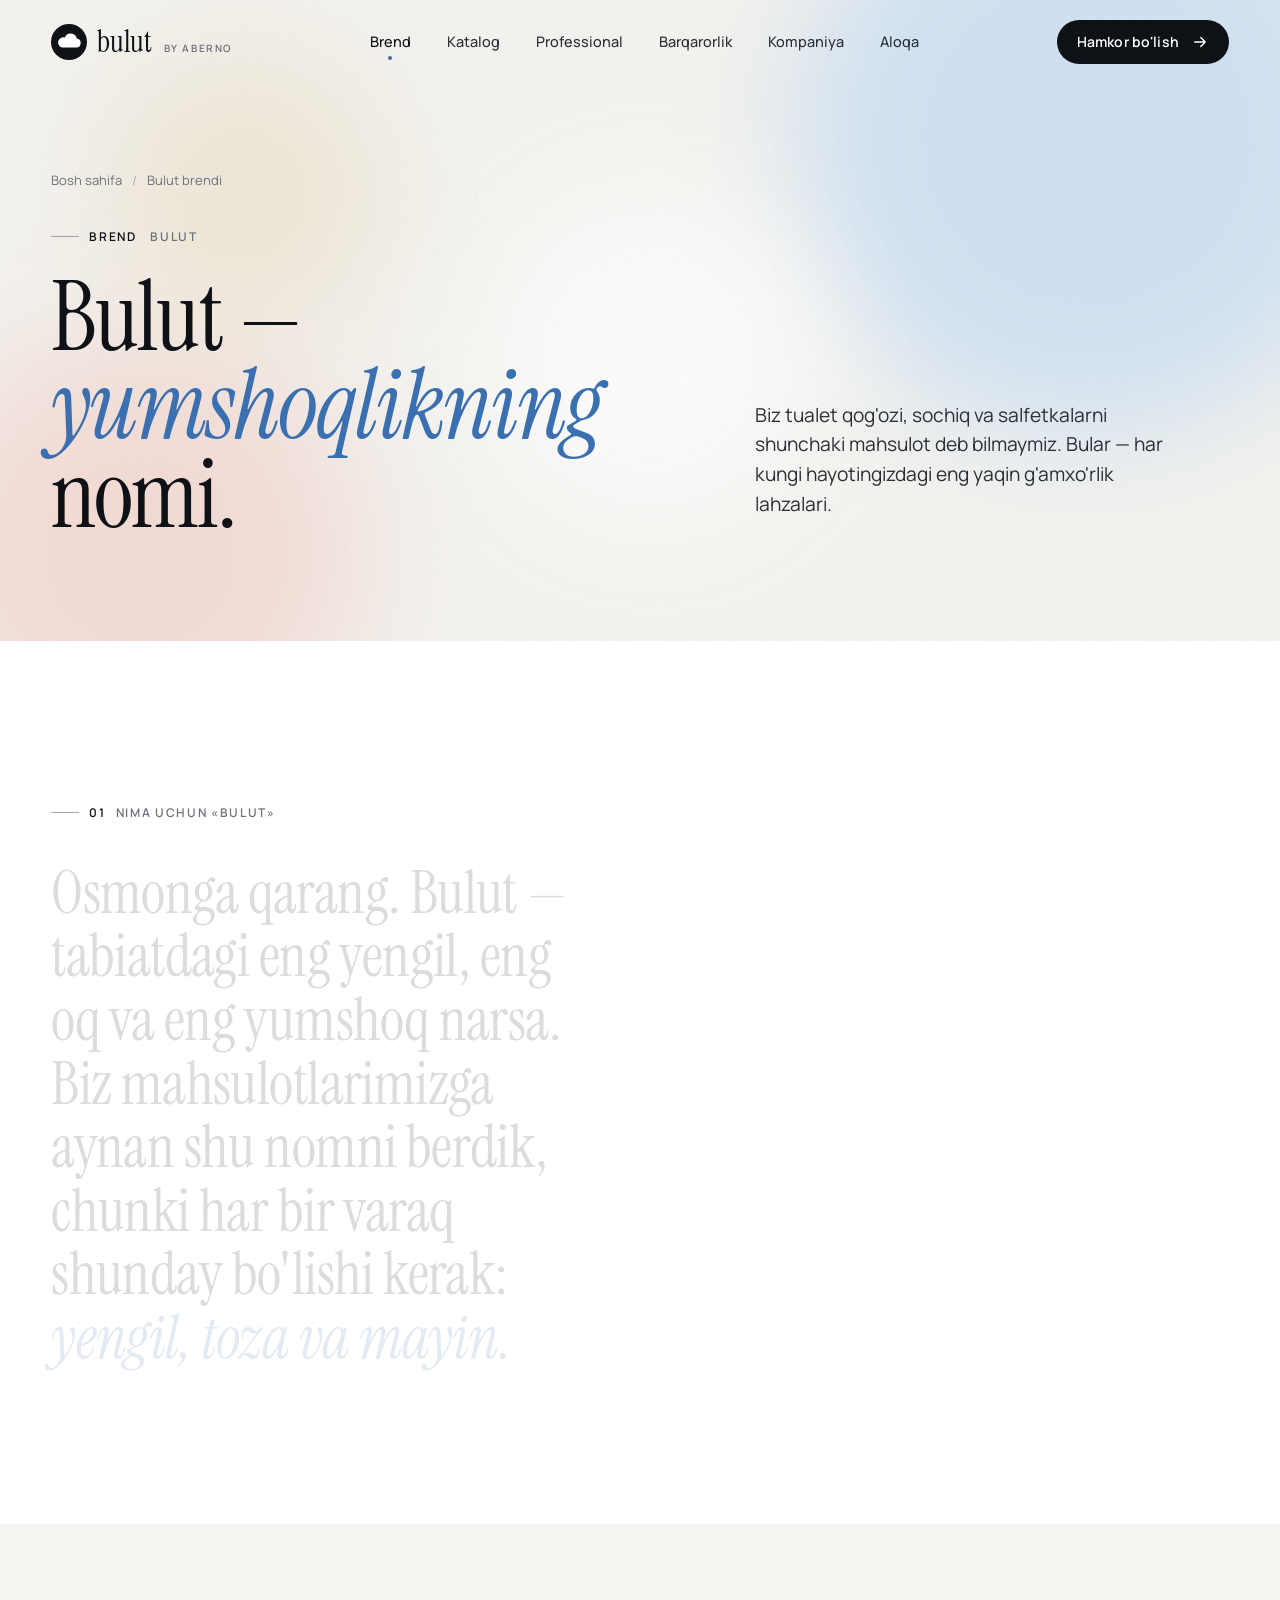
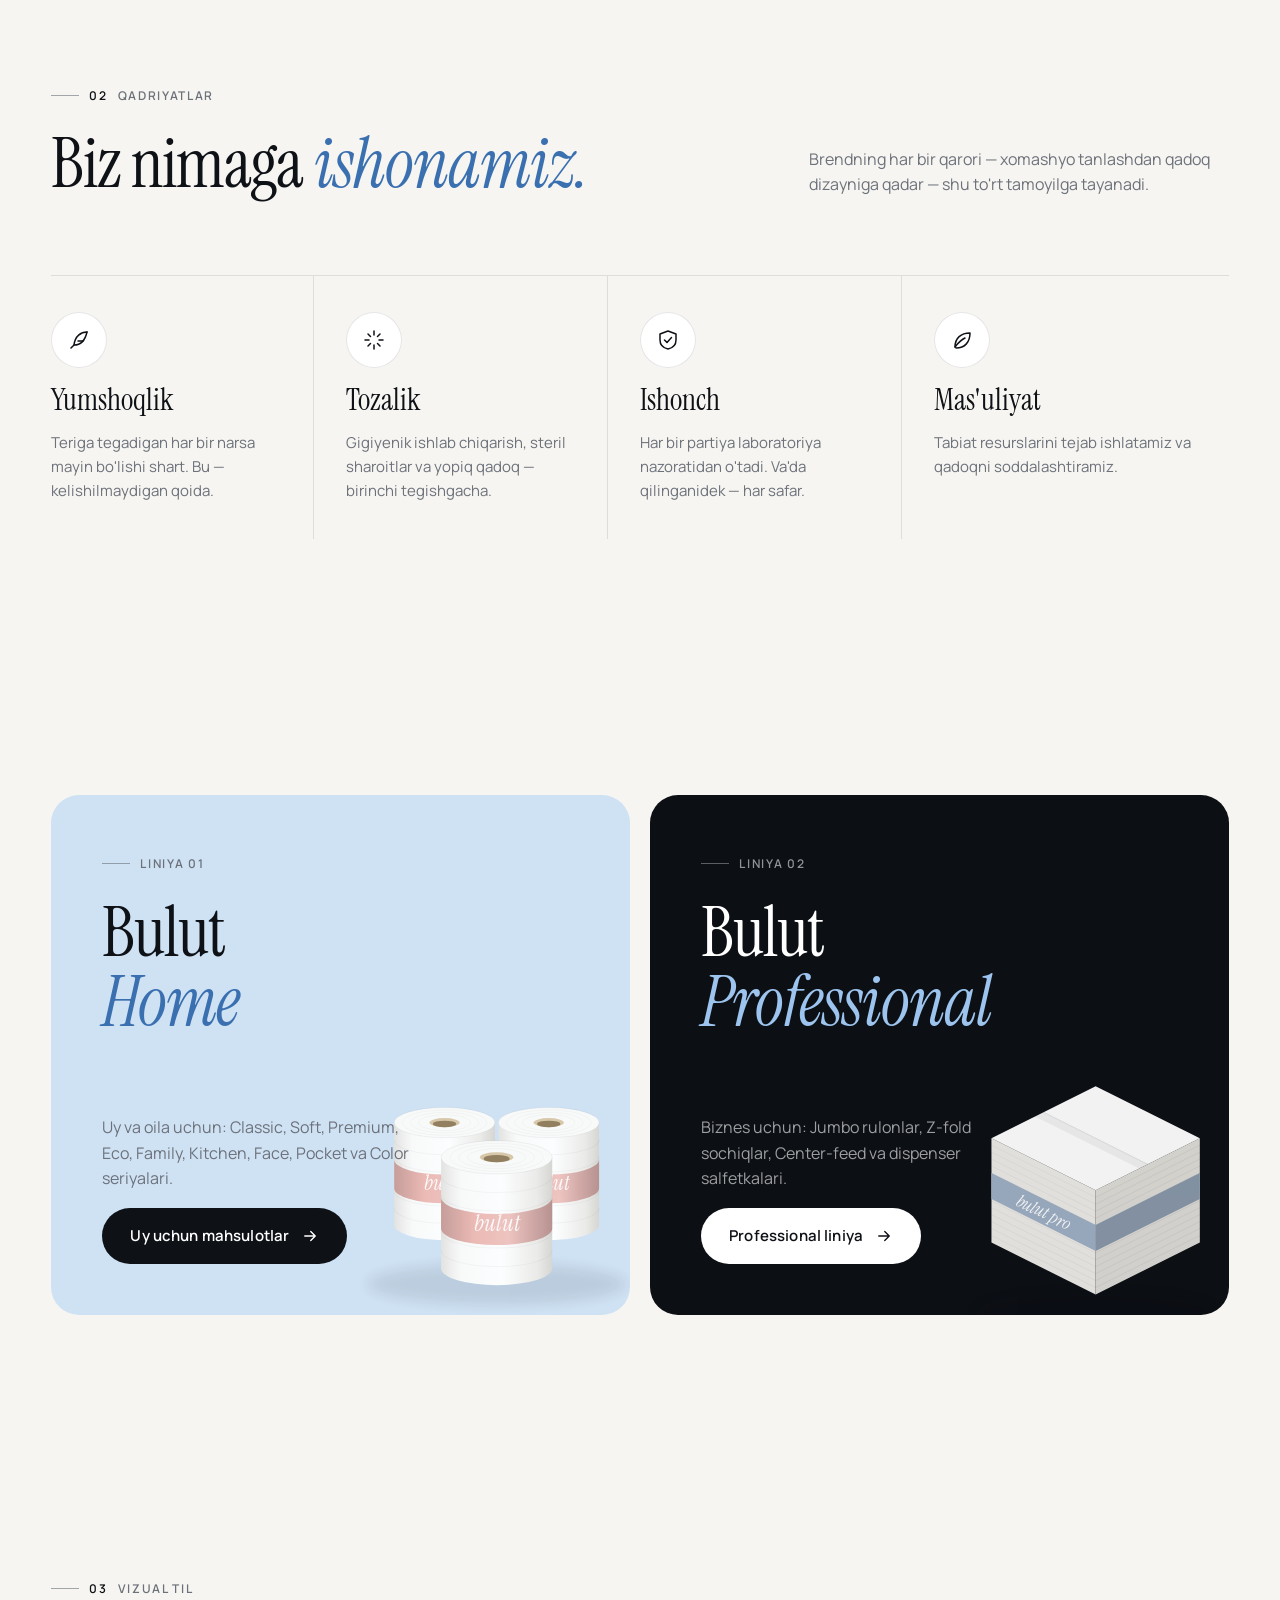
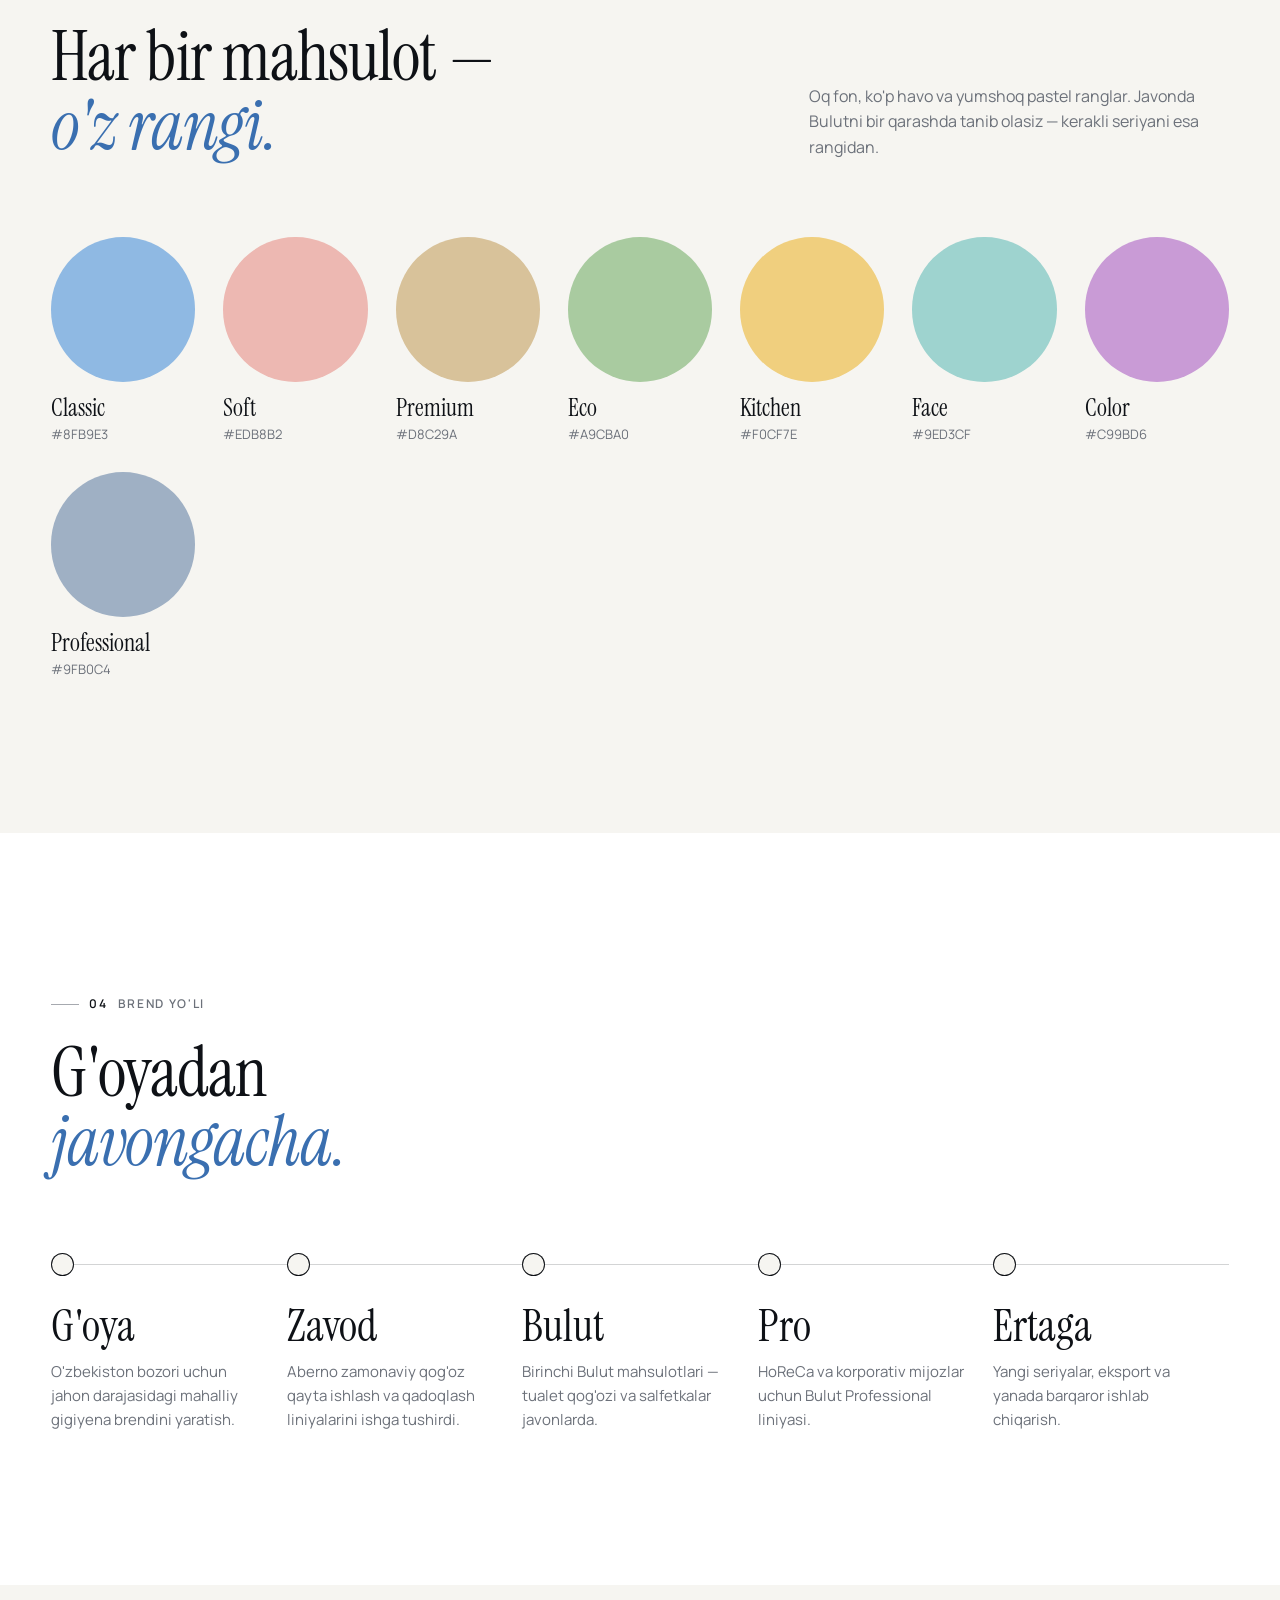
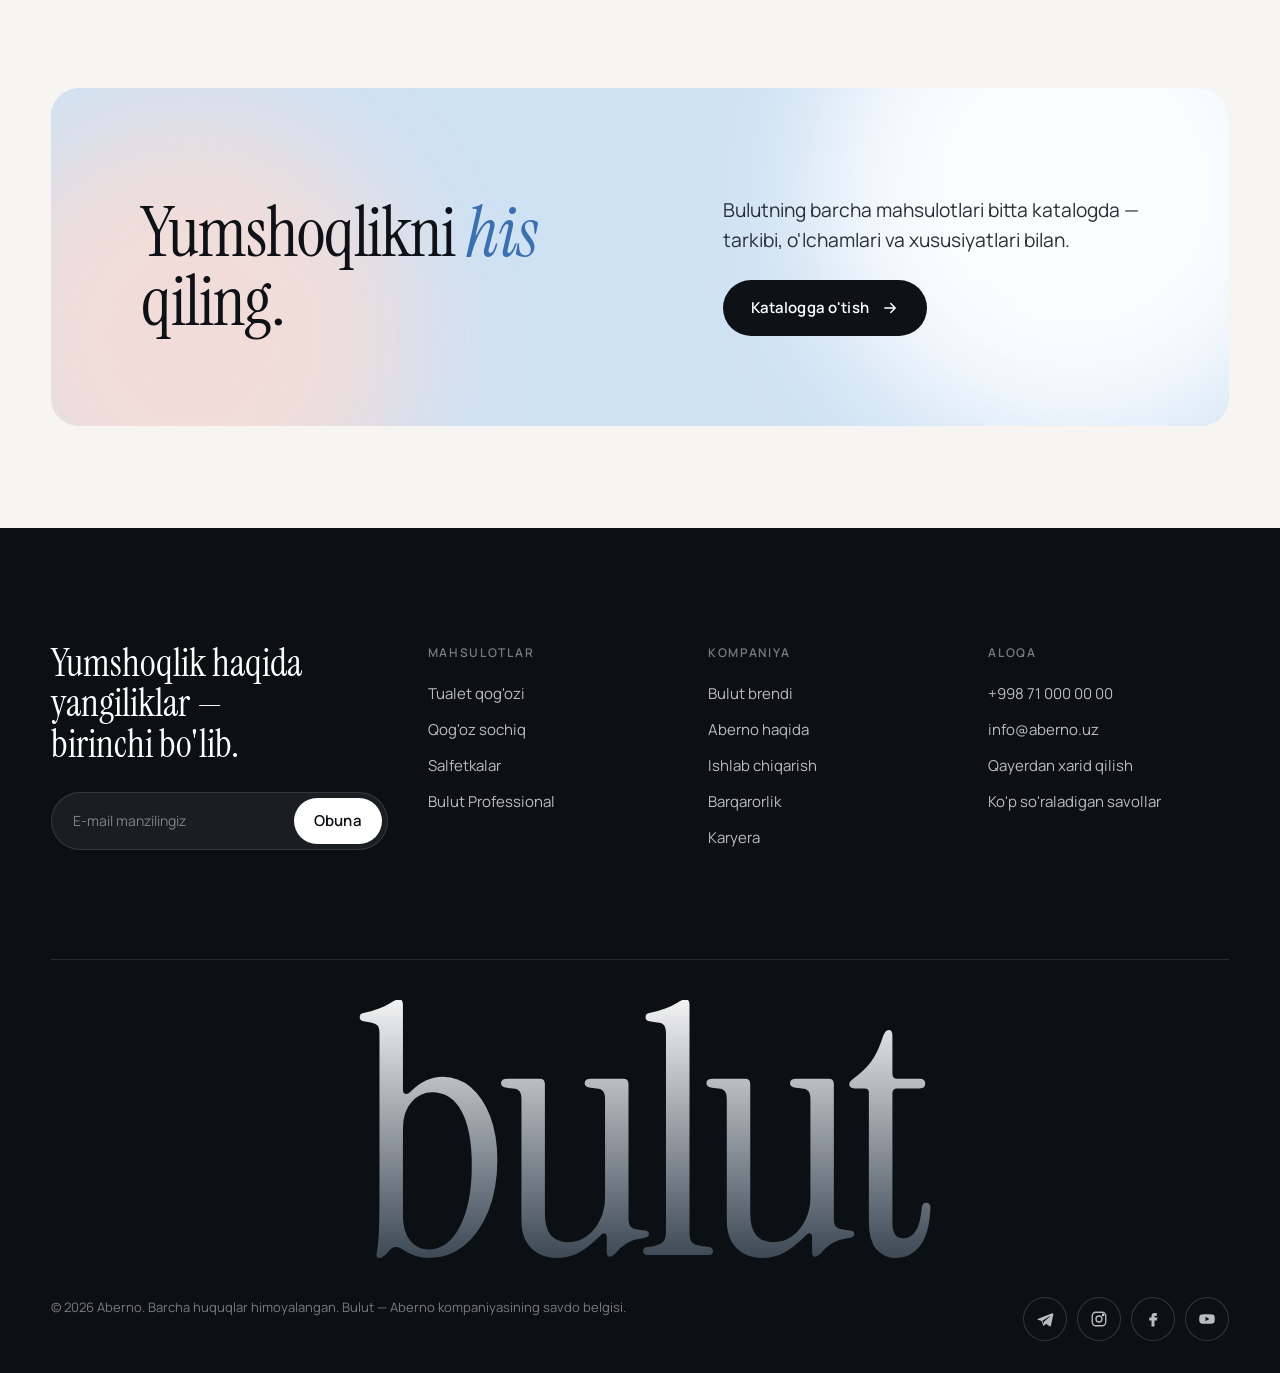
<file: brand.html>
<!DOCTYPE html>
<html lang="uz">
<head>
<meta charset="utf-8">
<meta name="viewport" content="width=device-width, initial-scale=1, viewport-fit=cover">
<title>Bulut brendi — yumshoqlik falsafasi | Bulut by Aberno</title>
<meta name="description" content="Bulut brendi haqida: falsafa, qadriyatlar, Bulut Home va Bulut Professional liniyalari.">
<meta name="theme-color" content="#f6f5f1">
<meta property="og:title" content="Bulut brendi — yumshoqlik falsafasi | Bulut by Aberno">
<meta property="og:description" content="Bulut brendi haqida: falsafa, qadriyatlar, Bulut Home va Bulut Professional liniyalari.">
<meta property="og:type" content="website">
<meta property="og:site_name" content="Bulut by Aberno">
<link rel="icon" type="image/svg+xml" href="data:image/svg+xml,%3Csvg xmlns='http://www.w3.org/2000/svg' viewBox='0 0 40 40'%3E%3Ccircle cx='20' cy='20' r='20' fill='%230e1116'/%3E%3Cpath d='M12 26h16a5 5 0 0 0 .6-9.96A7 7 0 0 0 15.3 15 5.5 5.5 0 0 0 12 26z' fill='%23fff'/%3E%3C/svg%3E">
<link rel="preconnect" href="https://fonts.googleapis.com">
<link rel="preconnect" href="https://fonts.gstatic.com" crossorigin>
<link href="https://fonts.googleapis.com/css2?family=Instrument+Serif:ital@0;1&family=Manrope:wght@400;500;600;700&display=swap" rel="stylesheet">
<link rel="stylesheet" href="css/style.css">
</head>
<body>
<header class="header">
  <div class="container header__inner">
    <a class="logo" href="index.html" aria-label="Bulut — bosh sahifa"><svg viewBox="0 0 40 40" aria-hidden="true"><circle cx="20" cy="20" r="20" fill="#0e1116"/><path d="M12 26h16a5 5 0 0 0 .6-9.96A7 7 0 0 0 15.3 15 5.5 5.5 0 0 0 12 26z" fill="#fff"/></svg><span class="logo__word">bulut</span><span class="logo__by">by Aberno</span></a>
    <nav class="nav" aria-label="Asosiy menyu"><a href="brand.html">Brend</a><a href="catalog.html">Katalog</a><a href="professional.html">Professional</a><a href="sustainability.html">Barqarorlik</a><a href="about.html">Kompaniya</a><a href="contact.html">Aloqa</a></nav>
    <div class="header__actions">
      <a class="btn btn--sm" href="professional.html#request">Hamkor bo'lish <svg class="arrow" viewBox="0 0 24 24" fill="none" stroke="currentColor" stroke-width="1.8" stroke-linecap="round" stroke-linejoin="round"><path d="M5 12h14M13 6l6 6-6 6"/></svg></a>
      <button class="burger" aria-label="Menyu" aria-expanded="false"><span></span><span></span></button>
    </div>
  </div>
</header>
<div class="mobile-menu" aria-label="Mobil menyu">
  <nav><a href="index.html">Bosh sahifa<small>00</small></a><a href="brand.html">Brend<small>01</small></a><a href="catalog.html">Katalog<small>02</small></a><a href="professional.html">Professional<small>03</small></a><a href="sustainability.html">Barqarorlik<small>04</small></a><a href="about.html">Kompaniya<small>05</small></a><a href="contact.html">Aloqa<small>06</small></a></nav>
  <div class="mobile-menu__foot"><a href="tel:+998710000000">+998 71 000 00 00</a><a href="mailto:info@aberno.uz">info@aberno.uz</a></div>
</div>
<main>
<section class="page-hero">
  <div class="clouds" aria-hidden="true"><div class="cloud cloud--1"></div><div class="cloud cloud--2"></div><div class="cloud cloud--3"></div><div class="cloud cloud--4"></div></div><div class="grain" aria-hidden="true"></div>
  <div class="container">
    <div class="crumbs"><a href="index.html">Bosh sahifa</a><span aria-hidden="true">/</span><span>Bulut brendi</span></div>
    <div class="page-hero__grid">
      <div>
        <span class="eyebrow reveal"><span class="num">Brend</span>&nbsp;Bulut</span>
        <h1 class="display lg reveal" data-d="1">Bulut — <em>yumshoqlikning</em> nomi.</h1>
      </div>
      <div class="reveal" data-d="2">
        <p class="lead">Biz tualet qog'ozi, sochiq va salfetkalarni shunchaki mahsulot deb bilmaymiz. Bular — har kungi hayotingizdagi eng yaqin g'amxo'rlik lahzalari.</p>
        
      </div>
    </div>
  </div>
</section>

<section class="section section--paper">
  <div class="container">
    <span class="eyebrow reveal"><span class="num">01</span> Nima uchun «Bulut»</span>
    <div style="margin-top:40px"><p class="manifesto">Osmonga qarang. Bulut — tabiatdagi eng yengil, eng oq va eng yumshoq narsa. Biz mahsulotlarimizga aynan shu nomni berdik, chunki har bir varaq shunday bo'lishi kerak: <em>yengil, toza va mayin.</em></p></div>
  </div>
</section>

<section class="section">
  <div class="container">
    <div class="sec-head">
      <div><span class="eyebrow reveal"><span class="num">02</span> Qadriyatlar</span><h2 class="h2 reveal" data-d="1">Biz nimaga <em>ishonamiz.</em></h2></div>
      <div class="sec-head__aside reveal" data-d="2"><p class="muted mb-0">Brendning har bir qarori — xomashyo tanlashdan qadoq dizayniga qadar — shu to'rt tamoyilga tayanadi.</p></div>
    </div>
    <div class="features "><div class="feature reveal" data-d="1"><div class="feature__icon"><svg viewBox="0 0 24 24" fill="none" stroke="currentColor" stroke-width="1.5" stroke-linecap="round" stroke-linejoin="round"><path d="M20 4c-6 0-12 4-13 13l-3 3"/><path d="M7 17c6 0 11-4 13-13"/><path d="M11 13h5"/></svg></div><h3>Yumshoqlik</h3><p>Teriga tegadigan har bir narsa mayin bo'lishi shart. Bu — kelishilmaydigan qoida.</p></div><div class="feature reveal" data-d="2"><div class="feature__icon"><svg viewBox="0 0 24 24" fill="none" stroke="currentColor" stroke-width="1.5" stroke-linecap="round" stroke-linejoin="round"><path d="M12 3v4M12 17v4M3 12h4M17 12h4M6 6l2.5 2.5M15.5 15.5L18 18M6 18l2.5-2.5M15.5 8.5L18 6"/></svg></div><h3>Tozalik</h3><p>Gigiyenik ishlab chiqarish, steril sharoitlar va yopiq qadoq — birinchi tegishgacha.</p></div><div class="feature reveal" data-d="3"><div class="feature__icon"><svg viewBox="0 0 24 24" fill="none" stroke="currentColor" stroke-width="1.5" stroke-linecap="round" stroke-linejoin="round"><path d="M12 3l8 3v6c0 5-3.5 8-8 9-4.5-1-8-4-8-9V6z"/><path d="M8.5 12l2.5 2.5 4.5-5"/></svg></div><h3>Ishonch</h3><p>Har bir partiya laboratoriya nazoratidan o'tadi. Va'da qilinganidek — har safar.</p></div><div class="feature reveal" data-d="4"><div class="feature__icon"><svg viewBox="0 0 24 24" fill="none" stroke="currentColor" stroke-width="1.5" stroke-linecap="round" stroke-linejoin="round"><path d="M5 19c0-9 6-14 15-14 0 9-5 15-14 15"/><path d="M5 19c3-4 6-7 10-9"/></svg></div><h3>Mas'uliyat</h3><p>Tabiat resurslarini tejab ishlatamiz va qadoqni soddalashtiramiz.</p></div></div>
  </div>
</section>

<section class="section section--tight">
  <div class="container split">
    <a class="panel panel--sky reveal" href="catalog.html?line=home">
      <div><span class="eyebrow">Liniya 01</span><h3 class="h2" style="margin-top:24px">Bulut<br><em>Home</em></h3></div>
      <div class="panel__art" data-art="bulut-soft-8"></div>
      <div style="position:relative;max-width:32ch"><p class="muted">Uy va oila uchun: Classic, Soft, Premium, Eco, Family, Kitchen, Face, Pocket va Color seriyalari.</p><span class="btn">Uy uchun mahsulotlar <svg class="arrow" viewBox="0 0 24 24" fill="none" stroke="currentColor" stroke-width="1.8" stroke-linecap="round" stroke-linejoin="round"><path d="M5 12h14M13 6l6 6-6 6"/></svg></span></div>
    </a>
    <a class="panel panel--dark reveal" data-d="1" href="professional.html">
      <div><span class="eyebrow" style="color:rgba(255,255,255,.55)">Liniya 02</span><h3 class="h2" style="margin-top:24px">Bulut<br><em style="color:#9cc4ee">Professional</em></h3></div>
      <div class="panel__art" data-art="bulut-pro-zfold"></div>
      <div style="position:relative;max-width:32ch"><p class="muted">Biznes uchun: Jumbo rulonlar, Z-fold sochiqlar, Center-feed va dispenser salfetkalari.</p><span class="btn btn--light">Professional liniya <svg class="arrow" viewBox="0 0 24 24" fill="none" stroke="currentColor" stroke-width="1.8" stroke-linecap="round" stroke-linejoin="round"><path d="M5 12h14M13 6l6 6-6 6"/></svg></span></div>
    </a>
  </div>
</section>

<section class="section">
  <div class="container">
    <div class="sec-head">
      <div><span class="eyebrow reveal"><span class="num">03</span> Vizual til</span><h2 class="h2 reveal" data-d="1">Har bir mahsulot —<br><em>o'z rangi.</em></h2></div>
      <div class="sec-head__aside reveal" data-d="2"><p class="muted mb-0">Oq fon, ko'p havo va yumshoq pastel ranglar. Javonda Bulutni bir qarashda tanib olasiz — kerakli seriyani esa rangidan.</p></div>
    </div>
    <div style="display:grid;grid-template-columns:repeat(auto-fill,minmax(130px,1fr));gap:28px"><a href="product.html?id=bulut-classic-4" class="reveal" style="display:flex;flex-direction:column;gap:14px"><span style="display:block;aspect-ratio:1;border-radius:50%;background:#8FB9E3;transition:transform .6s var(--ease)" onmouseover="this.style.transform='scale(1.06)'" onmouseout="this.style.transform=''"></span><span style="font-family:var(--serif);font-size:24px;line-height:1">Classic</span><span class="muted" style="font-size:13px;margin-top:-10px">#8FB9E3</span></a><a href="product.html?id=bulut-soft-8" class="reveal" style="display:flex;flex-direction:column;gap:14px"><span style="display:block;aspect-ratio:1;border-radius:50%;background:#EDB8B2;transition:transform .6s var(--ease)" onmouseover="this.style.transform='scale(1.06)'" onmouseout="this.style.transform=''"></span><span style="font-family:var(--serif);font-size:24px;line-height:1">Soft</span><span class="muted" style="font-size:13px;margin-top:-10px">#EDB8B2</span></a><a href="product.html?id=bulut-premium-4" class="reveal" style="display:flex;flex-direction:column;gap:14px"><span style="display:block;aspect-ratio:1;border-radius:50%;background:#D8C29A;transition:transform .6s var(--ease)" onmouseover="this.style.transform='scale(1.06)'" onmouseout="this.style.transform=''"></span><span style="font-family:var(--serif);font-size:24px;line-height:1">Premium</span><span class="muted" style="font-size:13px;margin-top:-10px">#D8C29A</span></a><a href="product.html?id=bulut-eco-12" class="reveal" style="display:flex;flex-direction:column;gap:14px"><span style="display:block;aspect-ratio:1;border-radius:50%;background:#A9CBA0;transition:transform .6s var(--ease)" onmouseover="this.style.transform='scale(1.06)'" onmouseout="this.style.transform=''"></span><span style="font-family:var(--serif);font-size:24px;line-height:1">Eco</span><span class="muted" style="font-size:13px;margin-top:-10px">#A9CBA0</span></a><a href="product.html?id=bulut-kitchen-2" class="reveal" style="display:flex;flex-direction:column;gap:14px"><span style="display:block;aspect-ratio:1;border-radius:50%;background:#F0CF7E;transition:transform .6s var(--ease)" onmouseover="this.style.transform='scale(1.06)'" onmouseout="this.style.transform=''"></span><span style="font-family:var(--serif);font-size:24px;line-height:1">Kitchen</span><span class="muted" style="font-size:13px;margin-top:-10px">#F0CF7E</span></a><a href="product.html?id=bulut-face-150" class="reveal" style="display:flex;flex-direction:column;gap:14px"><span style="display:block;aspect-ratio:1;border-radius:50%;background:#9ED3CF;transition:transform .6s var(--ease)" onmouseover="this.style.transform='scale(1.06)'" onmouseout="this.style.transform=''"></span><span style="font-family:var(--serif);font-size:24px;line-height:1">Face</span><span class="muted" style="font-size:13px;margin-top:-10px">#9ED3CF</span></a><a href="product.html?id=bulut-color-33" class="reveal" style="display:flex;flex-direction:column;gap:14px"><span style="display:block;aspect-ratio:1;border-radius:50%;background:#C99BD6;transition:transform .6s var(--ease)" onmouseover="this.style.transform='scale(1.06)'" onmouseout="this.style.transform=''"></span><span style="font-family:var(--serif);font-size:24px;line-height:1">Color</span><span class="muted" style="font-size:13px;margin-top:-10px">#C99BD6</span></a><a href="product.html?id=bulut-pro-zfold" class="reveal" style="display:flex;flex-direction:column;gap:14px"><span style="display:block;aspect-ratio:1;border-radius:50%;background:#9FB0C4;transition:transform .6s var(--ease)" onmouseover="this.style.transform='scale(1.06)'" onmouseout="this.style.transform=''"></span><span style="font-family:var(--serif);font-size:24px;line-height:1">Professional</span><span class="muted" style="font-size:13px;margin-top:-10px">#9FB0C4</span></a></div>
  </div>
</section>

<section class="section section--paper">
  <div class="container">
    <div class="sec-head">
      <div><span class="eyebrow reveal"><span class="num">04</span> Brend yo'li</span><h2 class="h2 reveal" data-d="1">G'oyadan<br><em>javongacha.</em></h2></div>
    </div>
    <div class="timeline">
      <div class="tl reveal" data-d="1"><div class="tl__year">G'oya</div><p>O'zbekiston bozori uchun jahon darajasidagi mahalliy gigiyena brendini yaratish.</p></div>
      <div class="tl reveal" data-d="2"><div class="tl__year">Zavod</div><p>Aberno zamonaviy qog'oz qayta ishlash va qadoqlash liniyalarini ishga tushirdi.</p></div>
      <div class="tl reveal" data-d="3"><div class="tl__year">Bulut</div><p>Birinchi Bulut mahsulotlari — tualet qog'ozi va salfetkalar javonlarda.</p></div>
      <div class="tl reveal" data-d="4"><div class="tl__year">Pro</div><p>HoReCa va korporativ mijozlar uchun Bulut Professional liniyasi.</p></div>
      <div class="tl reveal" data-d="4"><div class="tl__year">Ertaga</div><p>Yangi seriyalar, eksport va yanada barqaror ishlab chiqarish.</p></div>
    </div>
  </div>
</section>
<section class="section section--tight">
  <div class="container">
    <div class="cta reveal">
      <div class="clouds" aria-hidden="true"><div class="cloud cloud--1"></div><div class="cloud cloud--2"></div></div>
      <h2 class="h2">Yumshoqlikni <em>his</em> qiling.</h2>
      <div class="cta__side">
        <p class="lead mb-0">Bulutning barcha mahsulotlari bitta katalogda — tarkibi, o'lchamlari va xususiyatlari bilan.</p>
        <div class="hero__cta"><a class="btn" href="catalog.html">Katalogga o'tish <svg class="arrow" viewBox="0 0 24 24" fill="none" stroke="currentColor" stroke-width="1.8" stroke-linecap="round" stroke-linejoin="round"><path d="M5 12h14M13 6l6 6-6 6"/></svg></a></div>
      </div>
    </div>
  </div>
</section>
</main>
<footer class="footer">
  <div class="container">
    <div class="footer__top">
      <div class="footer__col">
        <p class="footer__lead">Yumshoqlik haqida yangiliklar — birinchi bo'lib.</p>
        <form class="subscribe" novalidate>
          <label class="sr-only" for="sub-brand">E-mail</label>
          <input id="sub-brand" type="email" placeholder="E-mail manzilingiz" autocomplete="email">
          <button class="btn btn--light" type="submit">Obuna</button>
        </form>
        <p class="subscribe-msg" aria-live="polite"></p>
      </div>
      <div class="footer__col">
        <h4>Mahsulotlar</h4>
        <ul>
          <li><a href="catalog.html?cat=tualet-qogozi">Tualet qog'ozi</a></li>
          <li><a href="catalog.html?cat=qogoz-sochiq">Qog'oz sochiq</a></li>
          <li><a href="catalog.html?cat=salfetka">Salfetkalar</a></li>
          <li><a href="professional.html">Bulut Professional</a></li>
        </ul>
      </div>
      <div class="footer__col">
        <h4>Kompaniya</h4>
        <ul>
          <li><a href="brand.html">Bulut brendi</a></li>
          <li><a href="about.html">Aberno haqida</a></li>
          <li><a href="about.html#production">Ishlab chiqarish</a></li>
          <li><a href="sustainability.html">Barqarorlik</a></li>
          <li><a href="about.html#career">Karyera</a></li>
        </ul>
      </div>
      <div class="footer__col">
        <h4>Aloqa</h4>
        <ul>
          <li><a href="tel:+998710000000">+998 71 000 00 00</a></li>
          <li><a href="mailto:info@aberno.uz">info@aberno.uz</a></li>
          <li><a href="contact.html#buy">Qayerdan xarid qilish</a></li>
          <li><a href="contact.html#faq">Ko'p so'raladigan savollar</a></li>
        </ul>
      </div>
    </div>
    <div class="footer__word" aria-hidden="true">bulut</div>
    <div class="footer__bottom">
      <span>© <span data-year>2026</span> Aberno. Barcha huquqlar himoyalangan. Bulut — Aberno kompaniyasining savdo belgisi.</span>
      <div class="socials">
        <a href="#" aria-label="Telegram"><svg viewBox="0 0 24 24" fill="currentColor"><path d="M21.5 4.3L2.9 11.5c-1.3.5-1.2 1.2-.2 1.5l4.8 1.5 1.8 5.6c.2.6.1.9.8.9.5 0 .7-.2 1-.5l2.3-2.2 4.8 3.5c.9.5 1.5.2 1.7-.8l3.1-14.7c.3-1.3-.5-1.9-1.5-1.5zM8.6 14.3l9.5-6c.5-.3.9-.1.5.2l-8 7.3-.3 3.3z"/></svg></a>
        <a href="#" aria-label="Instagram"><svg viewBox="0 0 24 24" fill="none" stroke="currentColor" stroke-width="1.8"><rect x="3" y="3" width="18" height="18" rx="5"/><circle cx="12" cy="12" r="4"/><circle cx="17.5" cy="6.5" r=".8" fill="currentColor"/></svg></a>
        <a href="#" aria-label="Facebook"><svg viewBox="0 0 24 24" fill="currentColor"><path d="M14 8h3V4h-3a4 4 0 0 0-4 4v2H7v4h3v8h4v-8h3l1-4h-4V8.5c0-.3.2-.5.5-.5z"/></svg></a>
        <a href="#" aria-label="YouTube"><svg viewBox="0 0 24 24" fill="currentColor"><path d="M22 8.2a3 3 0 0 0-2.1-2.1C18 5.6 12 5.6 12 5.6s-6 0-7.9.5A3 3 0 0 0 2 8.2 31 31 0 0 0 1.6 12 31 31 0 0 0 2 15.8a3 3 0 0 0 2.1 2.1c1.9.5 7.9.5 7.9.5s6 0 7.9-.5a3 3 0 0 0 2.1-2.1c.4-1.2.4-3.8.4-3.8s0-2.6-.4-3.8zM10 15V9l5.2 3z"/></svg></a>
      </div>
    </div>
  </div>
</footer>
<script src="js/data.js"></script>
<script src="js/main.js"></script>
</body>
</html>
</file>
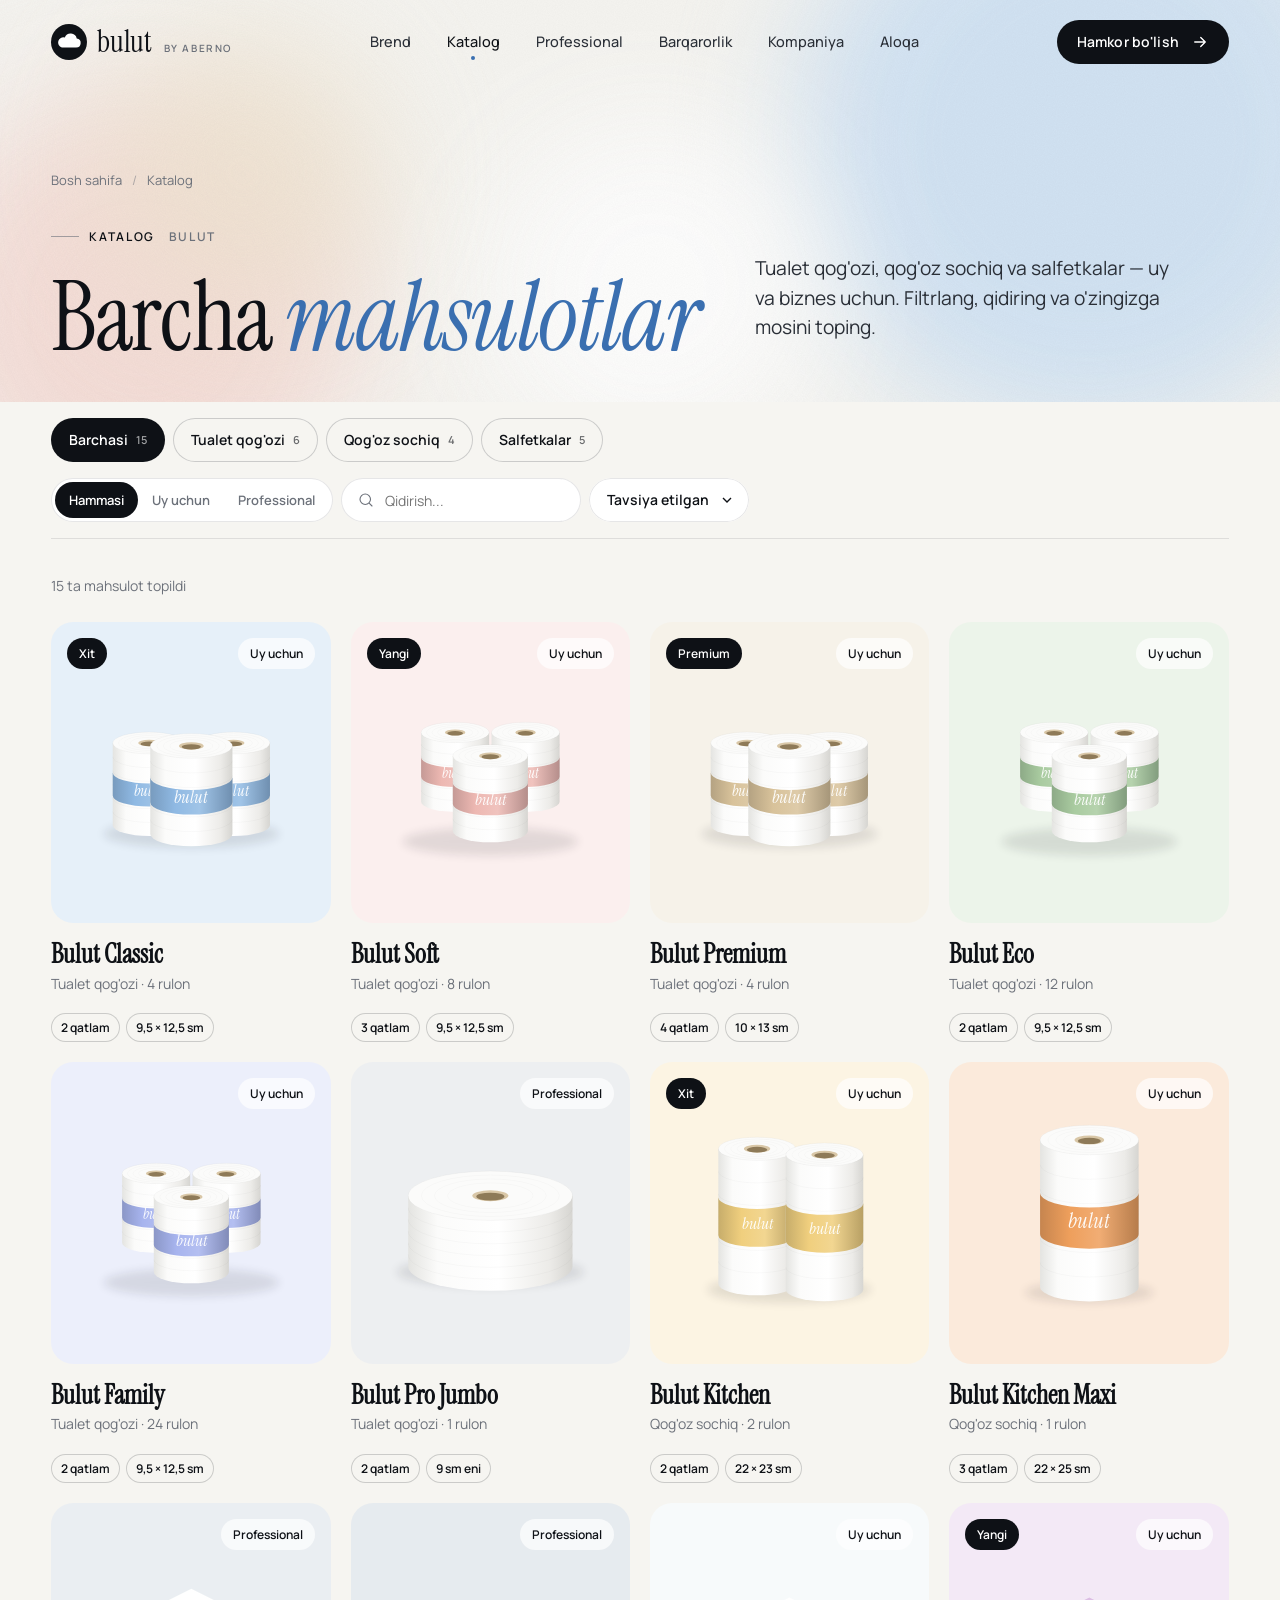
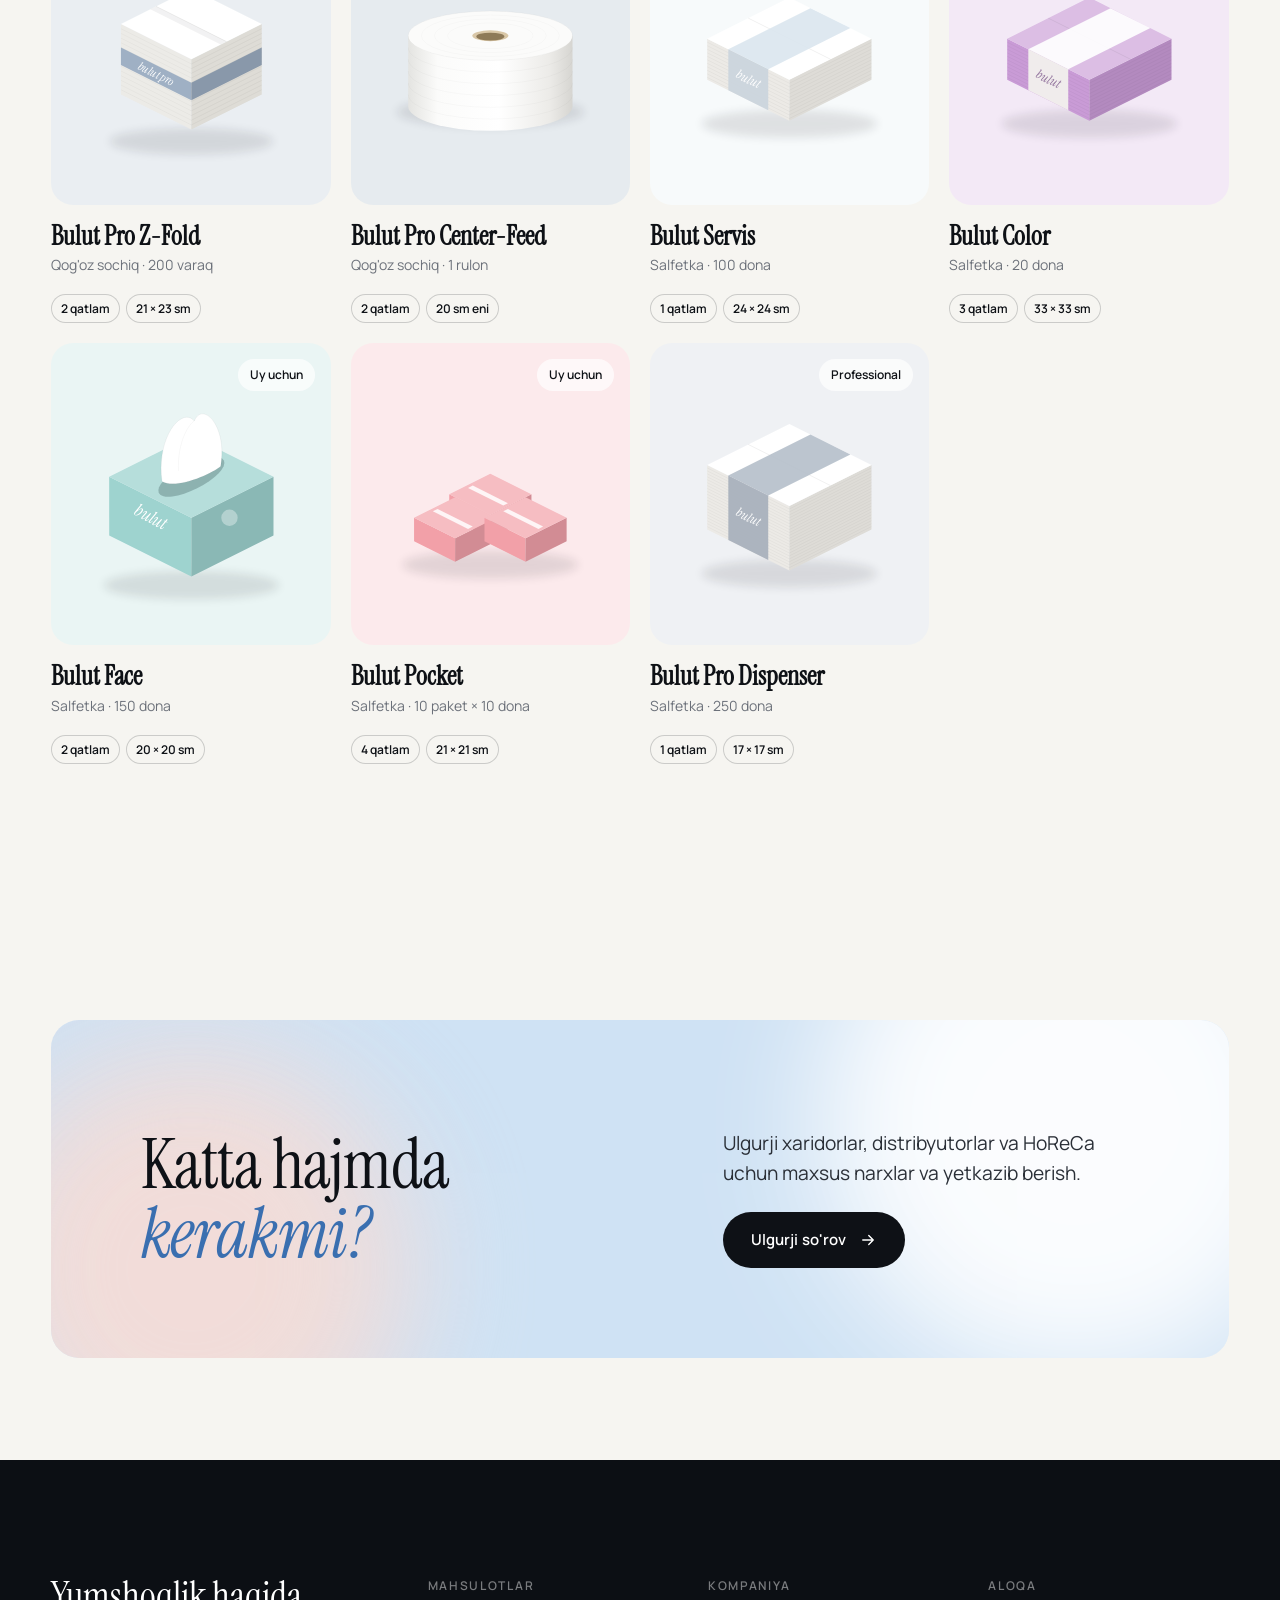
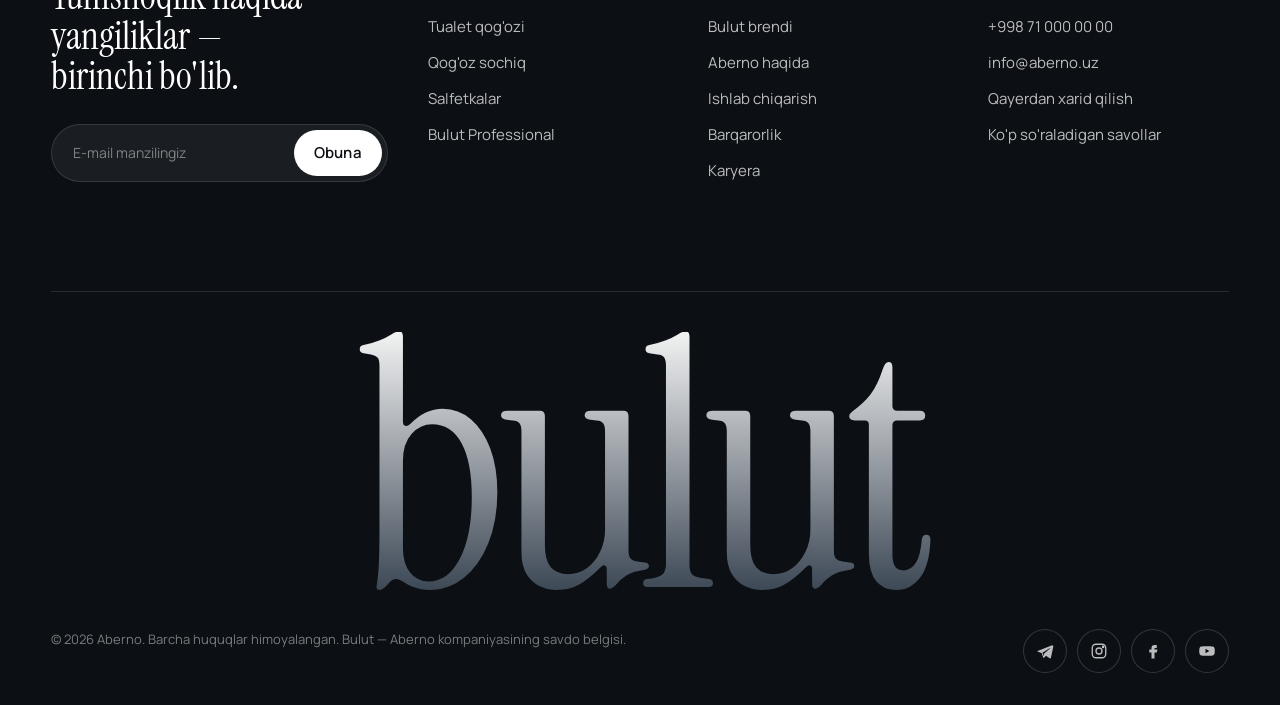
<file: catalog.html>
<!DOCTYPE html>
<html lang="uz">
<head>
<meta charset="utf-8">
<meta name="viewport" content="width=device-width, initial-scale=1, viewport-fit=cover">
<title>Katalog — barcha Bulut mahsulotlari | Bulut by Aberno</title>
<meta name="description" content="Bulut mahsulotlari katalogi: tualet qog'ozi, qog'oz sochiq, salfetkalar. Uy uchun va professional liniyalar.">
<meta name="theme-color" content="#f6f5f1">
<meta property="og:title" content="Katalog — barcha Bulut mahsulotlari | Bulut by Aberno">
<meta property="og:description" content="Bulut mahsulotlari katalogi: tualet qog'ozi, qog'oz sochiq, salfetkalar. Uy uchun va professional liniyalar.">
<meta property="og:type" content="website">
<meta property="og:site_name" content="Bulut by Aberno">
<link rel="icon" type="image/svg+xml" href="data:image/svg+xml,%3Csvg xmlns='http://www.w3.org/2000/svg' viewBox='0 0 40 40'%3E%3Ccircle cx='20' cy='20' r='20' fill='%230e1116'/%3E%3Cpath d='M12 26h16a5 5 0 0 0 .6-9.96A7 7 0 0 0 15.3 15 5.5 5.5 0 0 0 12 26z' fill='%23fff'/%3E%3C/svg%3E">
<link rel="preconnect" href="https://fonts.googleapis.com">
<link rel="preconnect" href="https://fonts.gstatic.com" crossorigin>
<link href="https://fonts.googleapis.com/css2?family=Instrument+Serif:ital@0;1&family=Manrope:wght@400;500;600;700&display=swap" rel="stylesheet">
<link rel="stylesheet" href="css/style.css">
</head>
<body>
<header class="header">
  <div class="container header__inner">
    <a class="logo" href="index.html" aria-label="Bulut — bosh sahifa"><svg viewBox="0 0 40 40" aria-hidden="true"><circle cx="20" cy="20" r="20" fill="#0e1116"/><path d="M12 26h16a5 5 0 0 0 .6-9.96A7 7 0 0 0 15.3 15 5.5 5.5 0 0 0 12 26z" fill="#fff"/></svg><span class="logo__word">bulut</span><span class="logo__by">by Aberno</span></a>
    <nav class="nav" aria-label="Asosiy menyu"><a href="brand.html">Brend</a><a href="catalog.html">Katalog</a><a href="professional.html">Professional</a><a href="sustainability.html">Barqarorlik</a><a href="about.html">Kompaniya</a><a href="contact.html">Aloqa</a></nav>
    <div class="header__actions">
      <a class="btn btn--sm" href="professional.html#request">Hamkor bo'lish <svg class="arrow" viewBox="0 0 24 24" fill="none" stroke="currentColor" stroke-width="1.8" stroke-linecap="round" stroke-linejoin="round"><path d="M5 12h14M13 6l6 6-6 6"/></svg></a>
      <button class="burger" aria-label="Menyu" aria-expanded="false"><span></span><span></span></button>
    </div>
  </div>
</header>
<div class="mobile-menu" aria-label="Mobil menyu">
  <nav><a href="index.html">Bosh sahifa<small>00</small></a><a href="brand.html">Brend<small>01</small></a><a href="catalog.html">Katalog<small>02</small></a><a href="professional.html">Professional<small>03</small></a><a href="sustainability.html">Barqarorlik<small>04</small></a><a href="about.html">Kompaniya<small>05</small></a><a href="contact.html">Aloqa<small>06</small></a></nav>
  <div class="mobile-menu__foot"><a href="tel:+998710000000">+998 71 000 00 00</a><a href="mailto:info@aberno.uz">info@aberno.uz</a></div>
</div>
<main>
<section class="page-hero" style="padding-bottom:40px">
  <div class="clouds" aria-hidden="true"><div class="cloud cloud--1"></div><div class="cloud cloud--2"></div><div class="cloud cloud--3"></div><div class="cloud cloud--4"></div></div><div class="grain" aria-hidden="true"></div>
  <div class="container">
    <div class="crumbs"><a href="index.html">Bosh sahifa</a><span aria-hidden="true">/</span><span>Katalog</span></div>
    <div class="page-hero__grid">
      <div><span class="eyebrow reveal"><span class="num">Katalog</span>&nbsp;Bulut</span><h1 class="display lg reveal" data-d="1" id="cat-title">Barcha <em>mahsulotlar</em></h1></div>
      <div class="reveal" data-d="2"><p class="lead">Tualet qog'ozi, qog'oz sochiq va salfetkalar — uy va biznes uchun. Filtrlang, qidiring va o'zingizga mosini toping.</p></div>
    </div>
  </div>
</section>
<section class="section" style="padding-top:0">
  <div class="container">
    <div class="toolbar">
      <div class="filters" role="group" aria-label="Kategoriyalar">
        <button class="pill" data-filter="all">Barchasi</button>
        <button class="pill" data-filter="tualet-qogozi">Tualet qog'ozi</button>
        <button class="pill" data-filter="qogoz-sochiq">Qog'oz sochiq</button>
        <button class="pill" data-filter="salfetka">Salfetkalar</button>
      </div>
      <div class="toolbar__right">
        <div class="segment" role="group" aria-label="Liniya"><button data-line="all">Hammasi</button><button data-line="home">Uy uchun</button><button data-line="pro">Professional</button></div>
        <label class="search"><span class="sr-only">Qidirish</span><svg viewBox="0 0 24 24" fill="none" stroke="currentColor" stroke-width="1.5" stroke-linecap="round" stroke-linejoin="round"><circle cx="11" cy="11" r="7"/><path d="M20 20l-3.5-3.5"/></svg><input id="search" type="search" placeholder="Qidirish..."></label>
        <label><span class="sr-only">Saralash</span><select class="select" id="sort"><option value="default">Tavsiya etilgan</option><option value="ply">Qatlamlar soni</option><option value="name">Nomi bo'yicha</option></select></label>
      </div>
    </div>
    <p class="result-count" id="count" aria-live="polite"></p>
    <div class="products" id="catalog"></div>
    <div class="empty" id="empty"><p class="h3">Hech narsa topilmadi</p><p>Boshqa so'z bilan qidirib ko'ring yoki filtrlarni tozalang.</p></div>
  </div>
</section>
<section class="section section--tight">
  <div class="container">
    <div class="cta reveal">
      <div class="clouds" aria-hidden="true"><div class="cloud cloud--1"></div><div class="cloud cloud--2"></div></div>
      <h2 class="h2">Katta hajmda <em>kerakmi?</em></h2>
      <div class="cta__side">
        <p class="lead mb-0">Ulgurji xaridorlar, distribyutorlar va HoReCa uchun maxsus narxlar va yetkazib berish.</p>
        <div class="hero__cta"><a class="btn" href="professional.html#request">Ulgurji so'rov <svg class="arrow" viewBox="0 0 24 24" fill="none" stroke="currentColor" stroke-width="1.8" stroke-linecap="round" stroke-linejoin="round"><path d="M5 12h14M13 6l6 6-6 6"/></svg></a></div>
      </div>
    </div>
  </div>
</section>
</main>
<footer class="footer">
  <div class="container">
    <div class="footer__top">
      <div class="footer__col">
        <p class="footer__lead">Yumshoqlik haqida yangiliklar — birinchi bo'lib.</p>
        <form class="subscribe" novalidate>
          <label class="sr-only" for="sub-catalog">E-mail</label>
          <input id="sub-catalog" type="email" placeholder="E-mail manzilingiz" autocomplete="email">
          <button class="btn btn--light" type="submit">Obuna</button>
        </form>
        <p class="subscribe-msg" aria-live="polite"></p>
      </div>
      <div class="footer__col">
        <h4>Mahsulotlar</h4>
        <ul>
          <li><a href="catalog.html?cat=tualet-qogozi">Tualet qog'ozi</a></li>
          <li><a href="catalog.html?cat=qogoz-sochiq">Qog'oz sochiq</a></li>
          <li><a href="catalog.html?cat=salfetka">Salfetkalar</a></li>
          <li><a href="professional.html">Bulut Professional</a></li>
        </ul>
      </div>
      <div class="footer__col">
        <h4>Kompaniya</h4>
        <ul>
          <li><a href="brand.html">Bulut brendi</a></li>
          <li><a href="about.html">Aberno haqida</a></li>
          <li><a href="about.html#production">Ishlab chiqarish</a></li>
          <li><a href="sustainability.html">Barqarorlik</a></li>
          <li><a href="about.html#career">Karyera</a></li>
        </ul>
      </div>
      <div class="footer__col">
        <h4>Aloqa</h4>
        <ul>
          <li><a href="tel:+998710000000">+998 71 000 00 00</a></li>
          <li><a href="mailto:info@aberno.uz">info@aberno.uz</a></li>
          <li><a href="contact.html#buy">Qayerdan xarid qilish</a></li>
          <li><a href="contact.html#faq">Ko'p so'raladigan savollar</a></li>
        </ul>
      </div>
    </div>
    <div class="footer__word" aria-hidden="true">bulut</div>
    <div class="footer__bottom">
      <span>© <span data-year>2026</span> Aberno. Barcha huquqlar himoyalangan. Bulut — Aberno kompaniyasining savdo belgisi.</span>
      <div class="socials">
        <a href="#" aria-label="Telegram"><svg viewBox="0 0 24 24" fill="currentColor"><path d="M21.5 4.3L2.9 11.5c-1.3.5-1.2 1.2-.2 1.5l4.8 1.5 1.8 5.6c.2.6.1.9.8.9.5 0 .7-.2 1-.5l2.3-2.2 4.8 3.5c.9.5 1.5.2 1.7-.8l3.1-14.7c.3-1.3-.5-1.9-1.5-1.5zM8.6 14.3l9.5-6c.5-.3.9-.1.5.2l-8 7.3-.3 3.3z"/></svg></a>
        <a href="#" aria-label="Instagram"><svg viewBox="0 0 24 24" fill="none" stroke="currentColor" stroke-width="1.8"><rect x="3" y="3" width="18" height="18" rx="5"/><circle cx="12" cy="12" r="4"/><circle cx="17.5" cy="6.5" r=".8" fill="currentColor"/></svg></a>
        <a href="#" aria-label="Facebook"><svg viewBox="0 0 24 24" fill="currentColor"><path d="M14 8h3V4h-3a4 4 0 0 0-4 4v2H7v4h3v8h4v-8h3l1-4h-4V8.5c0-.3.2-.5.5-.5z"/></svg></a>
        <a href="#" aria-label="YouTube"><svg viewBox="0 0 24 24" fill="currentColor"><path d="M22 8.2a3 3 0 0 0-2.1-2.1C18 5.6 12 5.6 12 5.6s-6 0-7.9.5A3 3 0 0 0 2 8.2 31 31 0 0 0 1.6 12 31 31 0 0 0 2 15.8a3 3 0 0 0 2.1 2.1c1.9.5 7.9.5 7.9.5s6 0 7.9-.5a3 3 0 0 0 2.1-2.1c.4-1.2.4-3.8.4-3.8s0-2.6-.4-3.8zM10 15V9l5.2 3z"/></svg></a>
      </div>
    </div>
  </div>
</footer>
<script src="js/data.js"></script>
<script src="js/main.js"></script>
</body>
</html>
</file>
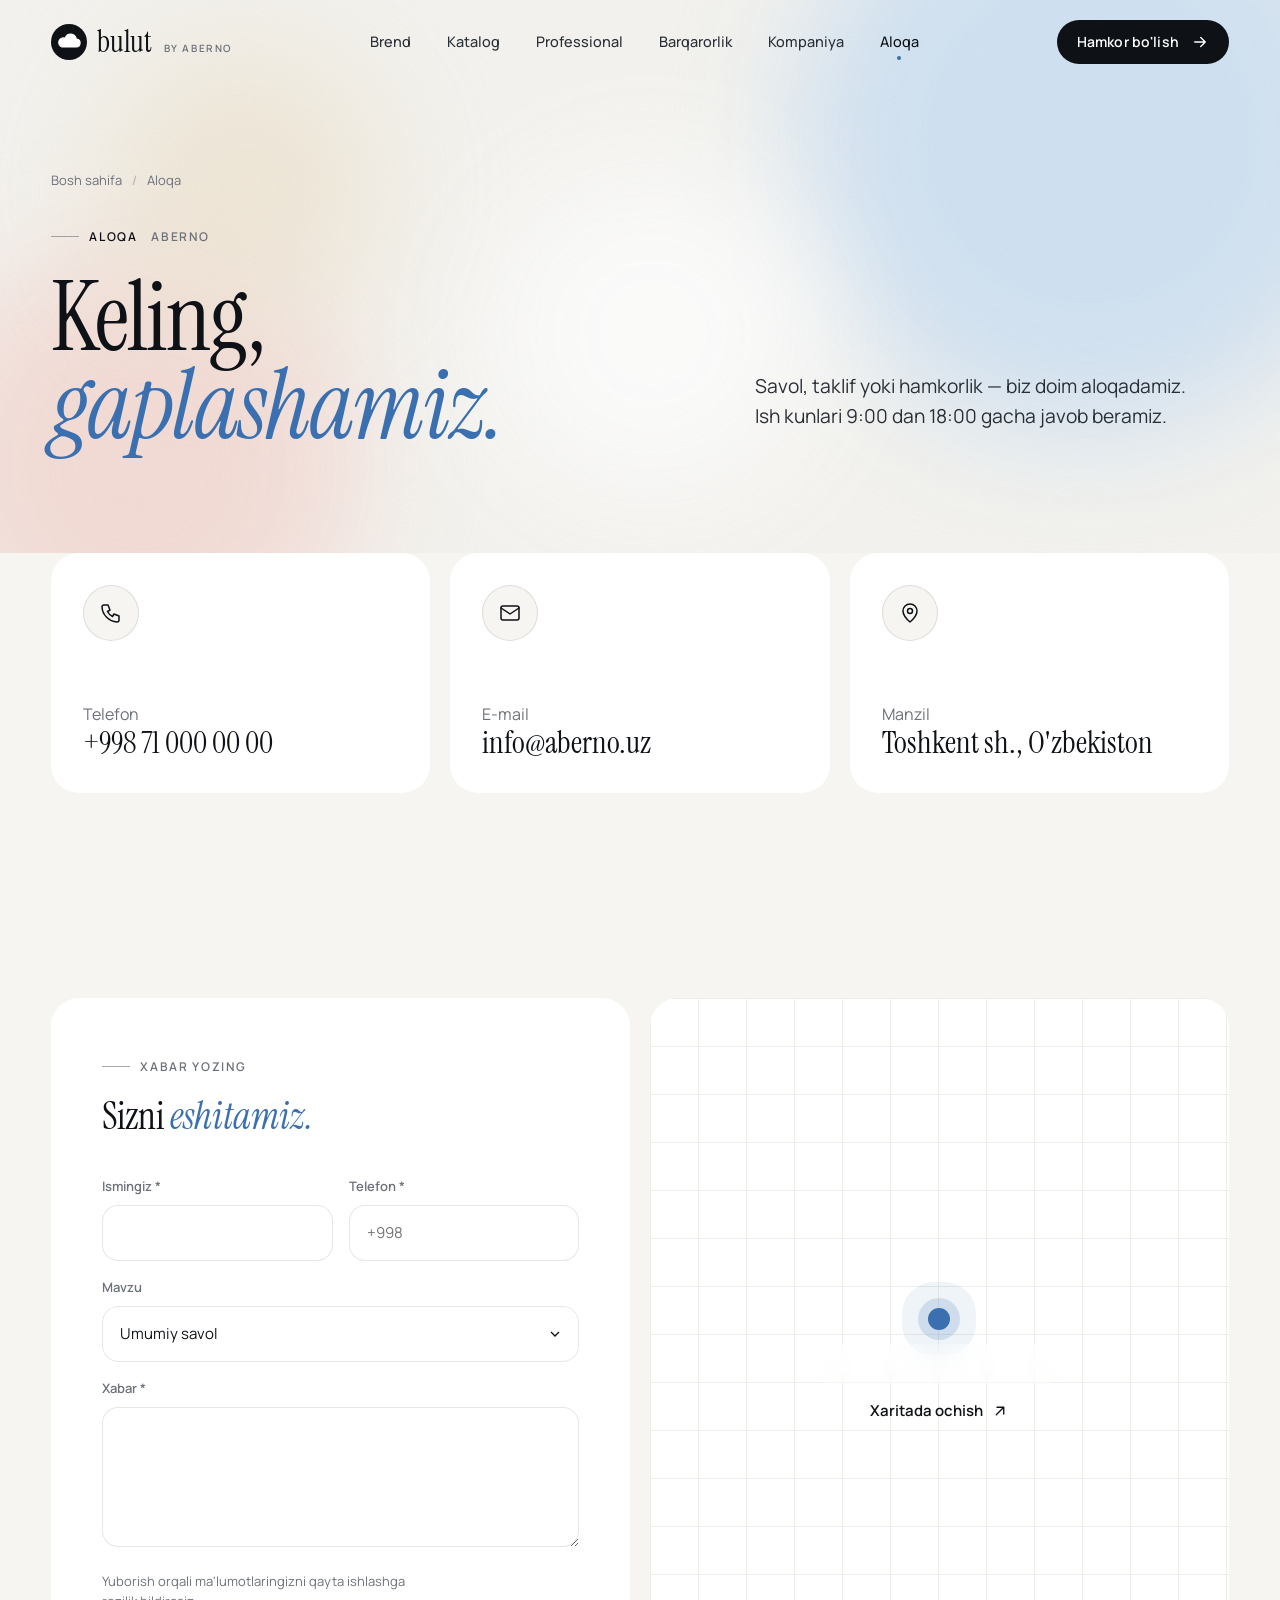
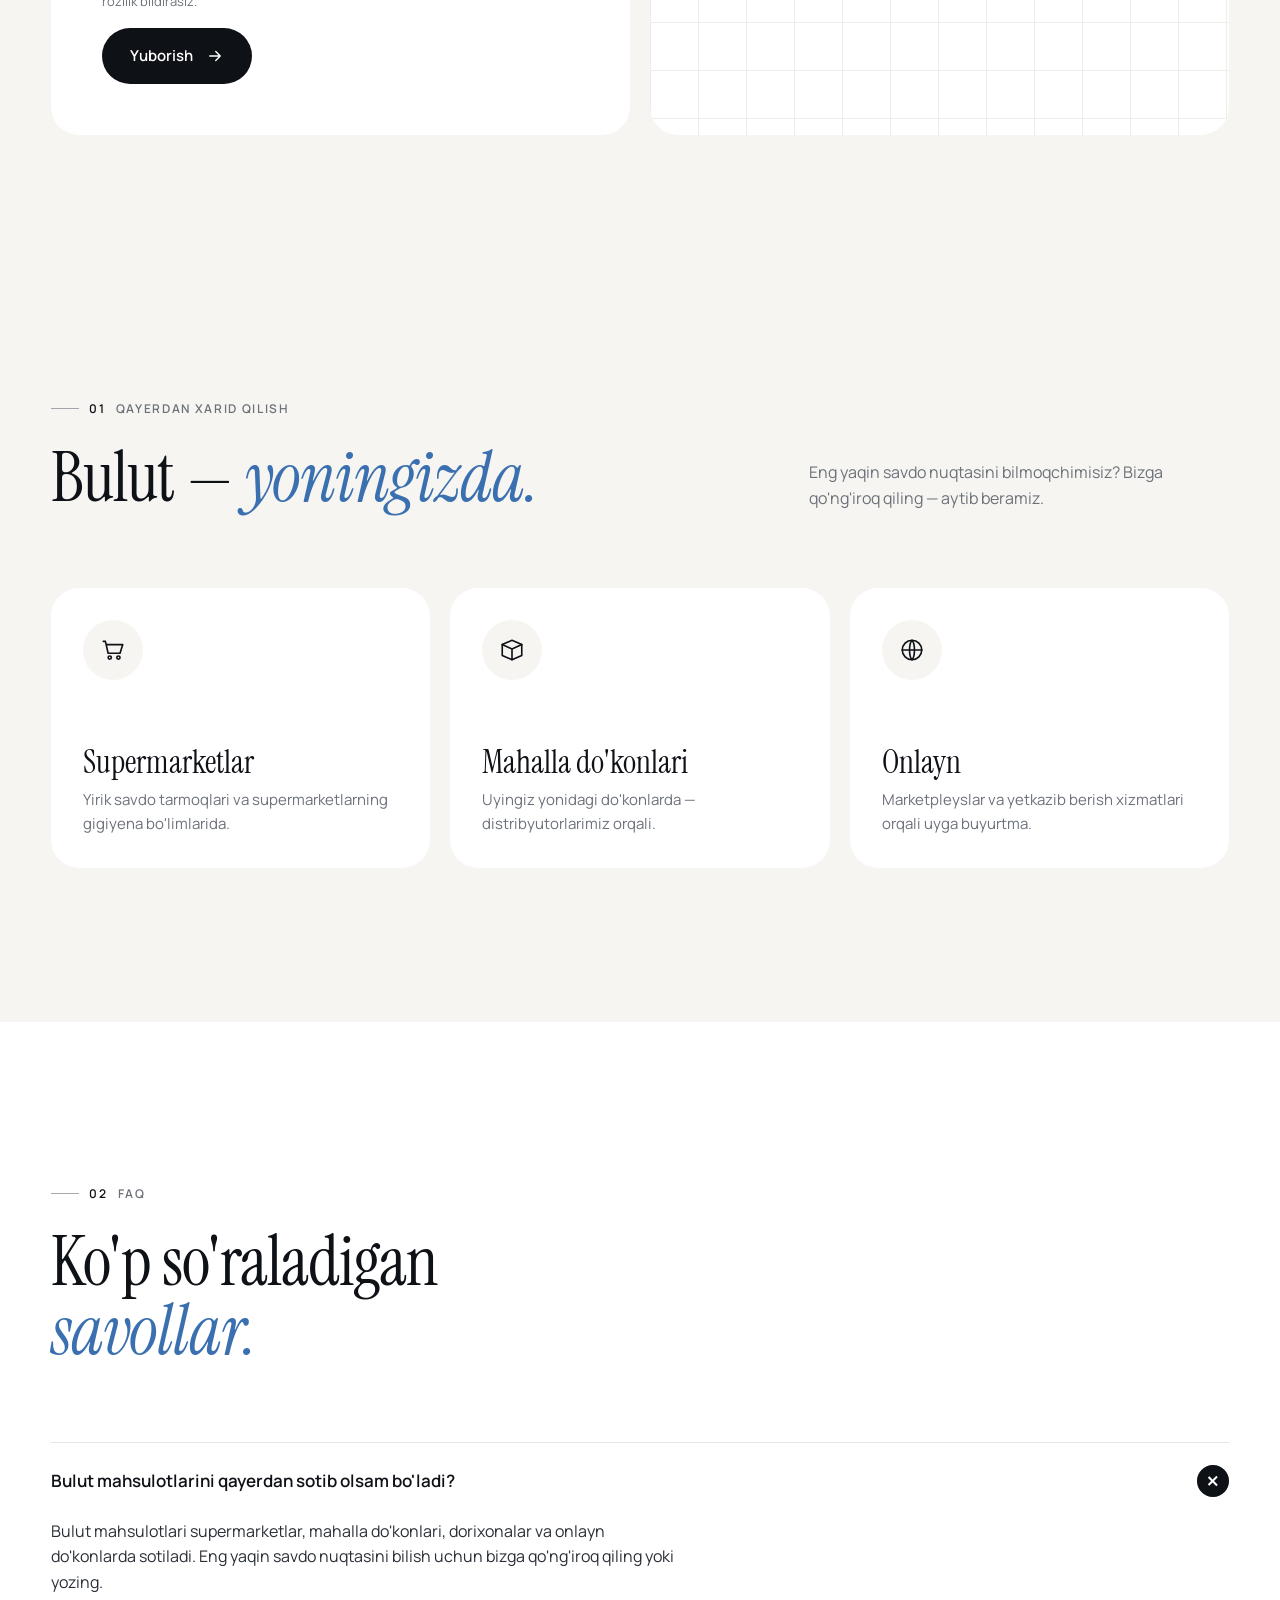
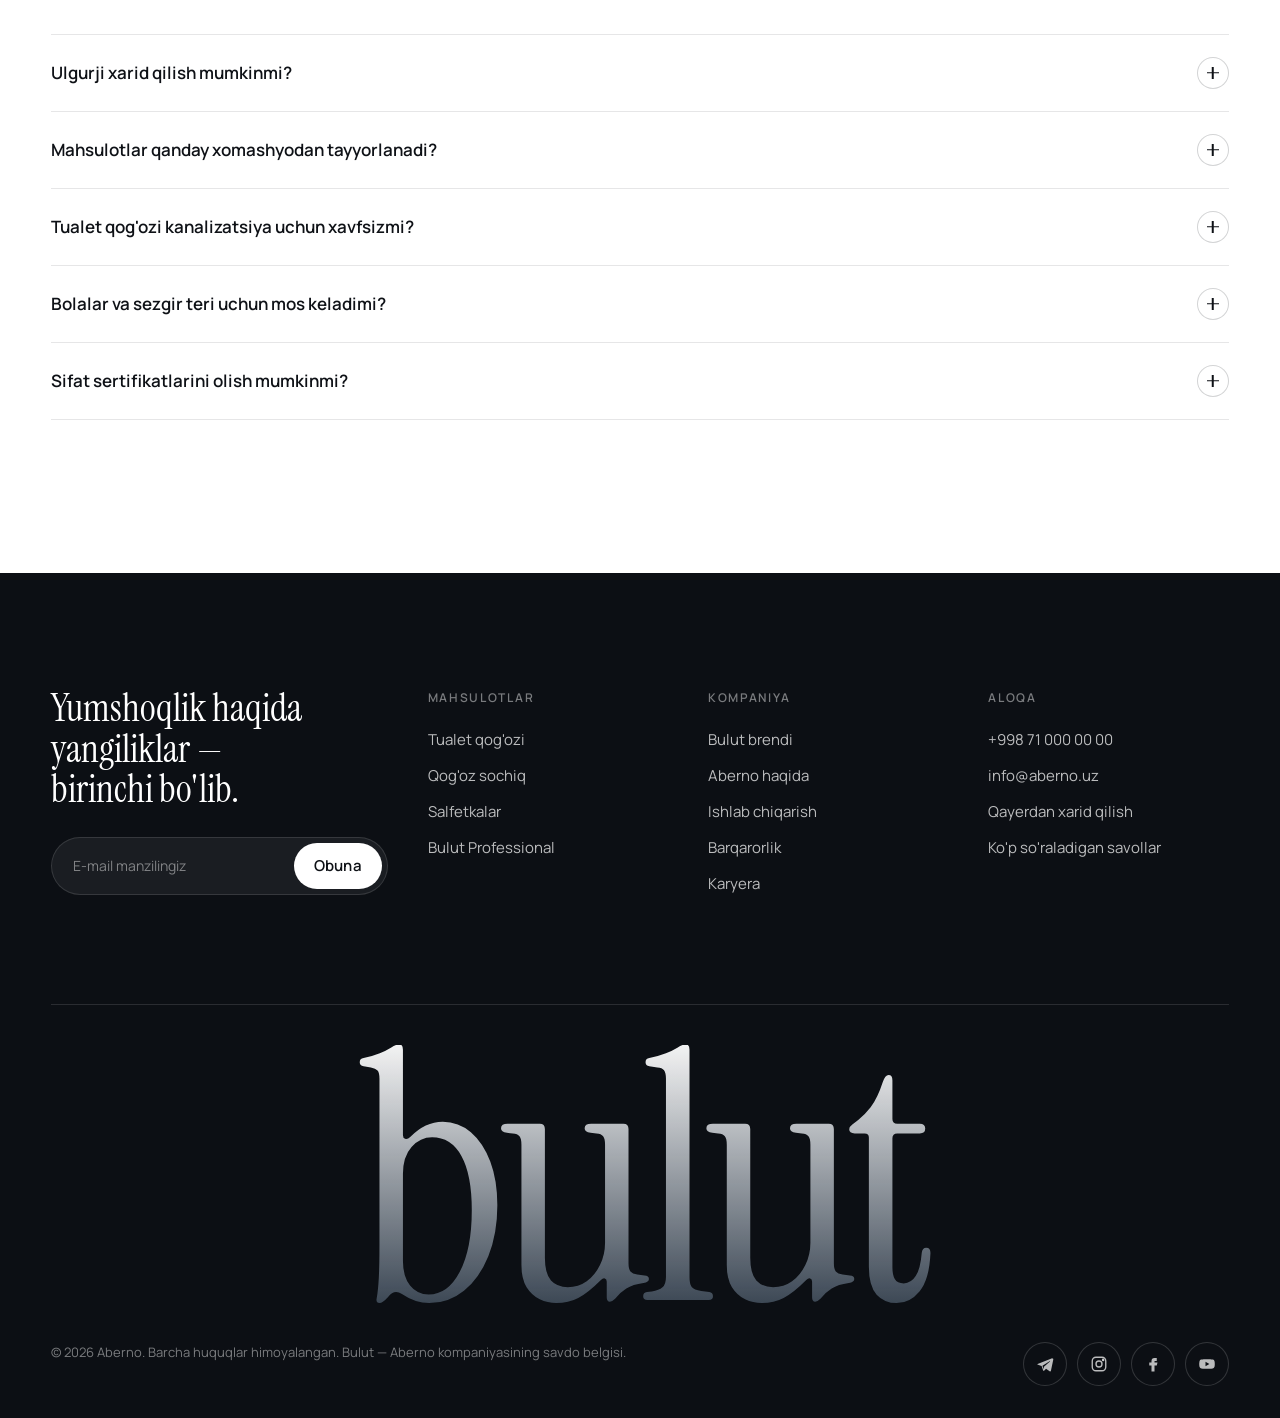
<file: contact.html>
<!DOCTYPE html>
<html lang="uz">
<head>
<meta charset="utf-8">
<meta name="viewport" content="width=device-width, initial-scale=1, viewport-fit=cover">
<title>Aloqa — Aberno va Bulut | Bog'lanish</title>
<meta name="description" content="Aberno bilan bog'lanish: telefon, e-mail, manzil, qayerdan xarid qilish va ko'p so'raladigan savollar.">
<meta name="theme-color" content="#f6f5f1">
<meta property="og:title" content="Aloqa — Aberno va Bulut | Bog'lanish">
<meta property="og:description" content="Aberno bilan bog'lanish: telefon, e-mail, manzil, qayerdan xarid qilish va ko'p so'raladigan savollar.">
<meta property="og:type" content="website">
<meta property="og:site_name" content="Bulut by Aberno">
<link rel="icon" type="image/svg+xml" href="data:image/svg+xml,%3Csvg xmlns='http://www.w3.org/2000/svg' viewBox='0 0 40 40'%3E%3Ccircle cx='20' cy='20' r='20' fill='%230e1116'/%3E%3Cpath d='M12 26h16a5 5 0 0 0 .6-9.96A7 7 0 0 0 15.3 15 5.5 5.5 0 0 0 12 26z' fill='%23fff'/%3E%3C/svg%3E">
<link rel="preconnect" href="https://fonts.googleapis.com">
<link rel="preconnect" href="https://fonts.gstatic.com" crossorigin>
<link href="https://fonts.googleapis.com/css2?family=Instrument+Serif:ital@0;1&family=Manrope:wght@400;500;600;700&display=swap" rel="stylesheet">
<link rel="stylesheet" href="css/style.css">
</head>
<body>
<header class="header">
  <div class="container header__inner">
    <a class="logo" href="index.html" aria-label="Bulut — bosh sahifa"><svg viewBox="0 0 40 40" aria-hidden="true"><circle cx="20" cy="20" r="20" fill="#0e1116"/><path d="M12 26h16a5 5 0 0 0 .6-9.96A7 7 0 0 0 15.3 15 5.5 5.5 0 0 0 12 26z" fill="#fff"/></svg><span class="logo__word">bulut</span><span class="logo__by">by Aberno</span></a>
    <nav class="nav" aria-label="Asosiy menyu"><a href="brand.html">Brend</a><a href="catalog.html">Katalog</a><a href="professional.html">Professional</a><a href="sustainability.html">Barqarorlik</a><a href="about.html">Kompaniya</a><a href="contact.html">Aloqa</a></nav>
    <div class="header__actions">
      <a class="btn btn--sm" href="professional.html#request">Hamkor bo'lish <svg class="arrow" viewBox="0 0 24 24" fill="none" stroke="currentColor" stroke-width="1.8" stroke-linecap="round" stroke-linejoin="round"><path d="M5 12h14M13 6l6 6-6 6"/></svg></a>
      <button class="burger" aria-label="Menyu" aria-expanded="false"><span></span><span></span></button>
    </div>
  </div>
</header>
<div class="mobile-menu" aria-label="Mobil menyu">
  <nav><a href="index.html">Bosh sahifa<small>00</small></a><a href="brand.html">Brend<small>01</small></a><a href="catalog.html">Katalog<small>02</small></a><a href="professional.html">Professional<small>03</small></a><a href="sustainability.html">Barqarorlik<small>04</small></a><a href="about.html">Kompaniya<small>05</small></a><a href="contact.html">Aloqa<small>06</small></a></nav>
  <div class="mobile-menu__foot"><a href="tel:+998710000000">+998 71 000 00 00</a><a href="mailto:info@aberno.uz">info@aberno.uz</a></div>
</div>
<main>
<section class="page-hero">
  <div class="clouds" aria-hidden="true"><div class="cloud cloud--1"></div><div class="cloud cloud--2"></div><div class="cloud cloud--3"></div><div class="cloud cloud--4"></div></div><div class="grain" aria-hidden="true"></div>
  <div class="container">
    <div class="crumbs"><a href="index.html">Bosh sahifa</a><span aria-hidden="true">/</span><span>Aloqa</span></div>
    <div class="page-hero__grid">
      <div>
        <span class="eyebrow reveal"><span class="num">Aloqa</span>&nbsp;Aberno</span>
        <h1 class="display lg reveal" data-d="1">Keling, <em>gaplashamiz.</em></h1>
      </div>
      <div class="reveal" data-d="2">
        <p class="lead">Savol, taklif yoki hamkorlik — biz doim aloqadamiz. Ish kunlari 9:00 dan 18:00 gacha javob beramiz.</p>
        
      </div>
    </div>
  </div>
</section>

<section class="section section--tight" style="padding-top:0">
  <div class="container">
    <div class="contact-cards">
      <a class="ccard reveal" data-d="1" href="tel:+998710000000"><div class="feature__icon" style="background:var(--bg)"><svg viewBox="0 0 24 24" fill="none" stroke="currentColor" stroke-width="1.5" stroke-linecap="round" stroke-linejoin="round"><path d="M5 4h4l2 5-2.5 1.5a11 11 0 0 0 5 5L15 13l5 2v4a2 2 0 0 1-2 2A16 16 0 0 1 3 6a2 2 0 0 1 2-2"/></svg></div><div><p class="muted mb-0">Telefon</p><div class="ccard__big">+998 71 000 00 00</div></div></a>
      <a class="ccard reveal" data-d="2" href="mailto:info@aberno.uz"><div class="feature__icon" style="background:var(--bg)"><svg viewBox="0 0 24 24" fill="none" stroke="currentColor" stroke-width="1.5" stroke-linecap="round" stroke-linejoin="round"><rect x="3" y="5" width="18" height="14" rx="2"/><path d="M3 7l9 6 9-6"/></svg></div><div><p class="muted mb-0">E-mail</p><div class="ccard__big">info@aberno.uz</div></div></a>
      <div class="ccard reveal" data-d="3"><div class="feature__icon" style="background:var(--bg)"><svg viewBox="0 0 24 24" fill="none" stroke="currentColor" stroke-width="1.5" stroke-linecap="round" stroke-linejoin="round"><path d="M12 21s-7-6-7-11a7 7 0 0 1 14 0c0 5-7 11-7 11z"/><circle cx="12" cy="10" r="2.5"/></svg></div><div><p class="muted mb-0">Manzil</p><div class="ccard__big">Toshkent sh., O'zbekiston</div></div></div>
    </div>
  </div>
</section>

<section class="section section--tight">
  <div class="container split">
    <div class="panel reveal">
      <div><span class="eyebrow">Xabar yozing</span><h2 class="h3" style="margin-top:20px">Sizni <em>eshitamiz.</em></h2></div>
      <form class="form" data-form="contact-ok" novalidate>
        <div class="field"><label for="c-name">Ismingiz *</label><input id="c-name" name="name" required autocomplete="name"></div>
        <div class="field"><label for="c-phone">Telefon *</label><input id="c-phone" name="phone" type="tel" required placeholder="+998" autocomplete="tel"></div>
        <div class="field field--full"><label for="c-topic">Mavzu</label><select id="c-topic" name="topic"><option>Umumiy savol</option><option>Mahsulot haqida</option><option>Hamkorlik</option><option>Taklif yoki shikoyat</option><option>Karyera</option></select></div>
        <div class="field field--full"><label for="c-msg">Xabar *</label><textarea id="c-msg" name="message" required></textarea></div>
        <div class="form__foot"><p class="form__note">Yuborish orqali ma'lumotlaringizni qayta ishlashga rozilik bildirasiz.</p><button class="btn" type="submit">Yuborish <svg class="arrow" viewBox="0 0 24 24" fill="none" stroke="currentColor" stroke-width="1.8" stroke-linecap="round" stroke-linejoin="round"><path d="M5 12h14M13 6l6 6-6 6"/></svg></button></div>
      </form>
      <div class="form-success" id="contact-ok"><h3 class="h3">Rahmat!</h3><p class="muted mb-0">Xabaringiz qabul qilindi. Tez orada javob beramiz.</p></div>
    </div>
    <div class="map reveal" data-d="1">
      <div class="map__pin"><span class="map__dot"></span><span class="chip">Aberno · Toshkent sh., O'zbekiston</span><a class="link" href="https://www.google.com/maps/search/?api=1&query=Tashkent" target="_blank" rel="noopener">Xaritada ochish <svg class="arrow" viewBox="0 0 24 24" fill="none" stroke="currentColor" stroke-width="1.8" stroke-linecap="round" stroke-linejoin="round"><path d="M7 17L17 7M8 7h9v9"/></svg></a></div>
    </div>
  </div>
</section>

<section class="section" id="buy">
  <div class="container">
    <div class="sec-head">
      <div><span class="eyebrow reveal"><span class="num">01</span> Qayerdan xarid qilish</span><h2 class="h2 reveal" data-d="1">Bulut — <em>yoningizda.</em></h2></div>
      <div class="sec-head__aside reveal" data-d="2"><p class="muted mb-0">Eng yaqin savdo nuqtasini bilmoqchimisiz? Bizga qo'ng'iroq qiling — aytib beramiz.</p></div>
    </div>
    <div class="segments">
      <div class="seg reveal" data-d="1"><div class="seg__icon"><svg viewBox="0 0 24 24" fill="none" stroke="currentColor" stroke-width="1.5" stroke-linecap="round" stroke-linejoin="round"><path d="M3 4h2l2.5 11h11L21 7H6.2"/><circle cx="9" cy="19" r="1.5"/><circle cx="17" cy="19" r="1.5"/></svg></div><div><h3>Supermarketlar</h3><p>Yirik savdo tarmoqlari va supermarketlarning gigiyena bo'limlarida.</p></div></div>
      <div class="seg reveal" data-d="2"><div class="seg__icon"><svg viewBox="0 0 24 24" fill="none" stroke="currentColor" stroke-width="1.5" stroke-linecap="round" stroke-linejoin="round"><path d="M3 7l9-4 9 4v10l-9 4-9-4z"/><path d="M3 7l9 4 9-4M12 11v10"/></svg></div><div><h3>Mahalla do'konlari</h3><p>Uyingiz yonidagi do'konlarda — distribyutorlarimiz orqali.</p></div></div>
      <div class="seg reveal" data-d="3"><div class="seg__icon"><svg viewBox="0 0 24 24" fill="none" stroke="currentColor" stroke-width="1.5" stroke-linecap="round" stroke-linejoin="round"><circle cx="12" cy="12" r="9"/><path d="M3 12h18M12 3c3 3 3 15 0 18M12 3c-3 3-3 15 0 18"/></svg></div><div><h3>Onlayn</h3><p>Marketpleyslar va yetkazib berish xizmatlari orqali uyga buyurtma.</p></div></div>
    </div>
  </div>
</section>

<section class="section section--paper" id="faq">
  <div class="container">
    <div class="sec-head">
      <div><span class="eyebrow reveal"><span class="num">02</span> FAQ</span><h2 class="h2 reveal" data-d="1">Ko'p so'raladigan<br><em>savollar.</em></h2></div>
    </div>
    <div class="accordion reveal"><details open><summary>Bulut mahsulotlarini qayerdan sotib olsam bo'ladi? <span class="plus"></span></summary><div class="acc-body"><p>Bulut mahsulotlari supermarketlar, mahalla do'konlari, dorixonalar va onlayn do'konlarda sotiladi. Eng yaqin savdo nuqtasini bilish uchun bizga qo'ng'iroq qiling yoki yozing.</p></div></details><details><summary>Ulgurji xarid qilish mumkinmi? <span class="plus"></span></summary><div class="acc-body"><p>Albatta. Distribyutorlar, chakana tarmoqlar va HoReCa uchun maxsus shartlarimiz bor. «Professional» sahifasidagi formani to'ldiring — bir ish kunida taklif yuboramiz.</p></div></details><details><summary>Mahsulotlar qanday xomashyodan tayyorlanadi? <span class="plus"></span></summary><div class="acc-body"><p>Asosiy mahsulotlarimiz 100% birlamchi tsellyulozadan tayyorlanadi. Bulut Eco seriyasi oqartirilmagan tsellyulozadan, Pro Jumbo esa tsellyuloza va qayta ishlangan tola aralashmasidan.</p></div></details><details><summary>Tualet qog'ozi kanalizatsiya uchun xavfsizmi? <span class="plus"></span></summary><div class="acc-body"><p>Ha. Bulut tualet qog'ozi suvda tez eriydi. Ammo qog'oz sochiq va salfetkalarni tualetga tashlamang — ular boshqacha tuzilishga ega.</p></div></details><details><summary>Bolalar va sezgir teri uchun mos keladimi? <span class="plus"></span></summary><div class="acc-body"><p>Ha. Mahsulotlarimiz hidsiz, bo'yoqsiz (Color seriyasidan tashqari — unda oziq-ovqatga mos bo'yoqlar ishlatilgan) va gipoallergen. Sezgir teri uchun Bulut Soft va Premium'ni tavsiya qilamiz.</p></div></details><details><summary>Sifat sertifikatlarini olish mumkinmi? <span class="plus"></span></summary><div class="acc-body"><p>Ha, muvofiqlik hujjatlari va sifat sertifikatlari hamkorlarimizga so'rov bo'yicha taqdim etiladi.</p></div></details></div>
  </div>
</section>
</main>
<footer class="footer">
  <div class="container">
    <div class="footer__top">
      <div class="footer__col">
        <p class="footer__lead">Yumshoqlik haqida yangiliklar — birinchi bo'lib.</p>
        <form class="subscribe" novalidate>
          <label class="sr-only" for="sub-contact">E-mail</label>
          <input id="sub-contact" type="email" placeholder="E-mail manzilingiz" autocomplete="email">
          <button class="btn btn--light" type="submit">Obuna</button>
        </form>
        <p class="subscribe-msg" aria-live="polite"></p>
      </div>
      <div class="footer__col">
        <h4>Mahsulotlar</h4>
        <ul>
          <li><a href="catalog.html?cat=tualet-qogozi">Tualet qog'ozi</a></li>
          <li><a href="catalog.html?cat=qogoz-sochiq">Qog'oz sochiq</a></li>
          <li><a href="catalog.html?cat=salfetka">Salfetkalar</a></li>
          <li><a href="professional.html">Bulut Professional</a></li>
        </ul>
      </div>
      <div class="footer__col">
        <h4>Kompaniya</h4>
        <ul>
          <li><a href="brand.html">Bulut brendi</a></li>
          <li><a href="about.html">Aberno haqida</a></li>
          <li><a href="about.html#production">Ishlab chiqarish</a></li>
          <li><a href="sustainability.html">Barqarorlik</a></li>
          <li><a href="about.html#career">Karyera</a></li>
        </ul>
      </div>
      <div class="footer__col">
        <h4>Aloqa</h4>
        <ul>
          <li><a href="tel:+998710000000">+998 71 000 00 00</a></li>
          <li><a href="mailto:info@aberno.uz">info@aberno.uz</a></li>
          <li><a href="contact.html#buy">Qayerdan xarid qilish</a></li>
          <li><a href="contact.html#faq">Ko'p so'raladigan savollar</a></li>
        </ul>
      </div>
    </div>
    <div class="footer__word" aria-hidden="true">bulut</div>
    <div class="footer__bottom">
      <span>© <span data-year>2026</span> Aberno. Barcha huquqlar himoyalangan. Bulut — Aberno kompaniyasining savdo belgisi.</span>
      <div class="socials">
        <a href="#" aria-label="Telegram"><svg viewBox="0 0 24 24" fill="currentColor"><path d="M21.5 4.3L2.9 11.5c-1.3.5-1.2 1.2-.2 1.5l4.8 1.5 1.8 5.6c.2.6.1.9.8.9.5 0 .7-.2 1-.5l2.3-2.2 4.8 3.5c.9.5 1.5.2 1.7-.8l3.1-14.7c.3-1.3-.5-1.9-1.5-1.5zM8.6 14.3l9.5-6c.5-.3.9-.1.5.2l-8 7.3-.3 3.3z"/></svg></a>
        <a href="#" aria-label="Instagram"><svg viewBox="0 0 24 24" fill="none" stroke="currentColor" stroke-width="1.8"><rect x="3" y="3" width="18" height="18" rx="5"/><circle cx="12" cy="12" r="4"/><circle cx="17.5" cy="6.5" r=".8" fill="currentColor"/></svg></a>
        <a href="#" aria-label="Facebook"><svg viewBox="0 0 24 24" fill="currentColor"><path d="M14 8h3V4h-3a4 4 0 0 0-4 4v2H7v4h3v8h4v-8h3l1-4h-4V8.5c0-.3.2-.5.5-.5z"/></svg></a>
        <a href="#" aria-label="YouTube"><svg viewBox="0 0 24 24" fill="currentColor"><path d="M22 8.2a3 3 0 0 0-2.1-2.1C18 5.6 12 5.6 12 5.6s-6 0-7.9.5A3 3 0 0 0 2 8.2 31 31 0 0 0 1.6 12 31 31 0 0 0 2 15.8a3 3 0 0 0 2.1 2.1c1.9.5 7.9.5 7.9.5s6 0 7.9-.5a3 3 0 0 0 2.1-2.1c.4-1.2.4-3.8.4-3.8s0-2.6-.4-3.8zM10 15V9l5.2 3z"/></svg></a>
      </div>
    </div>
  </div>
</footer>
<script src="js/data.js"></script>
<script src="js/main.js"></script>
</body>
</html>
</file>
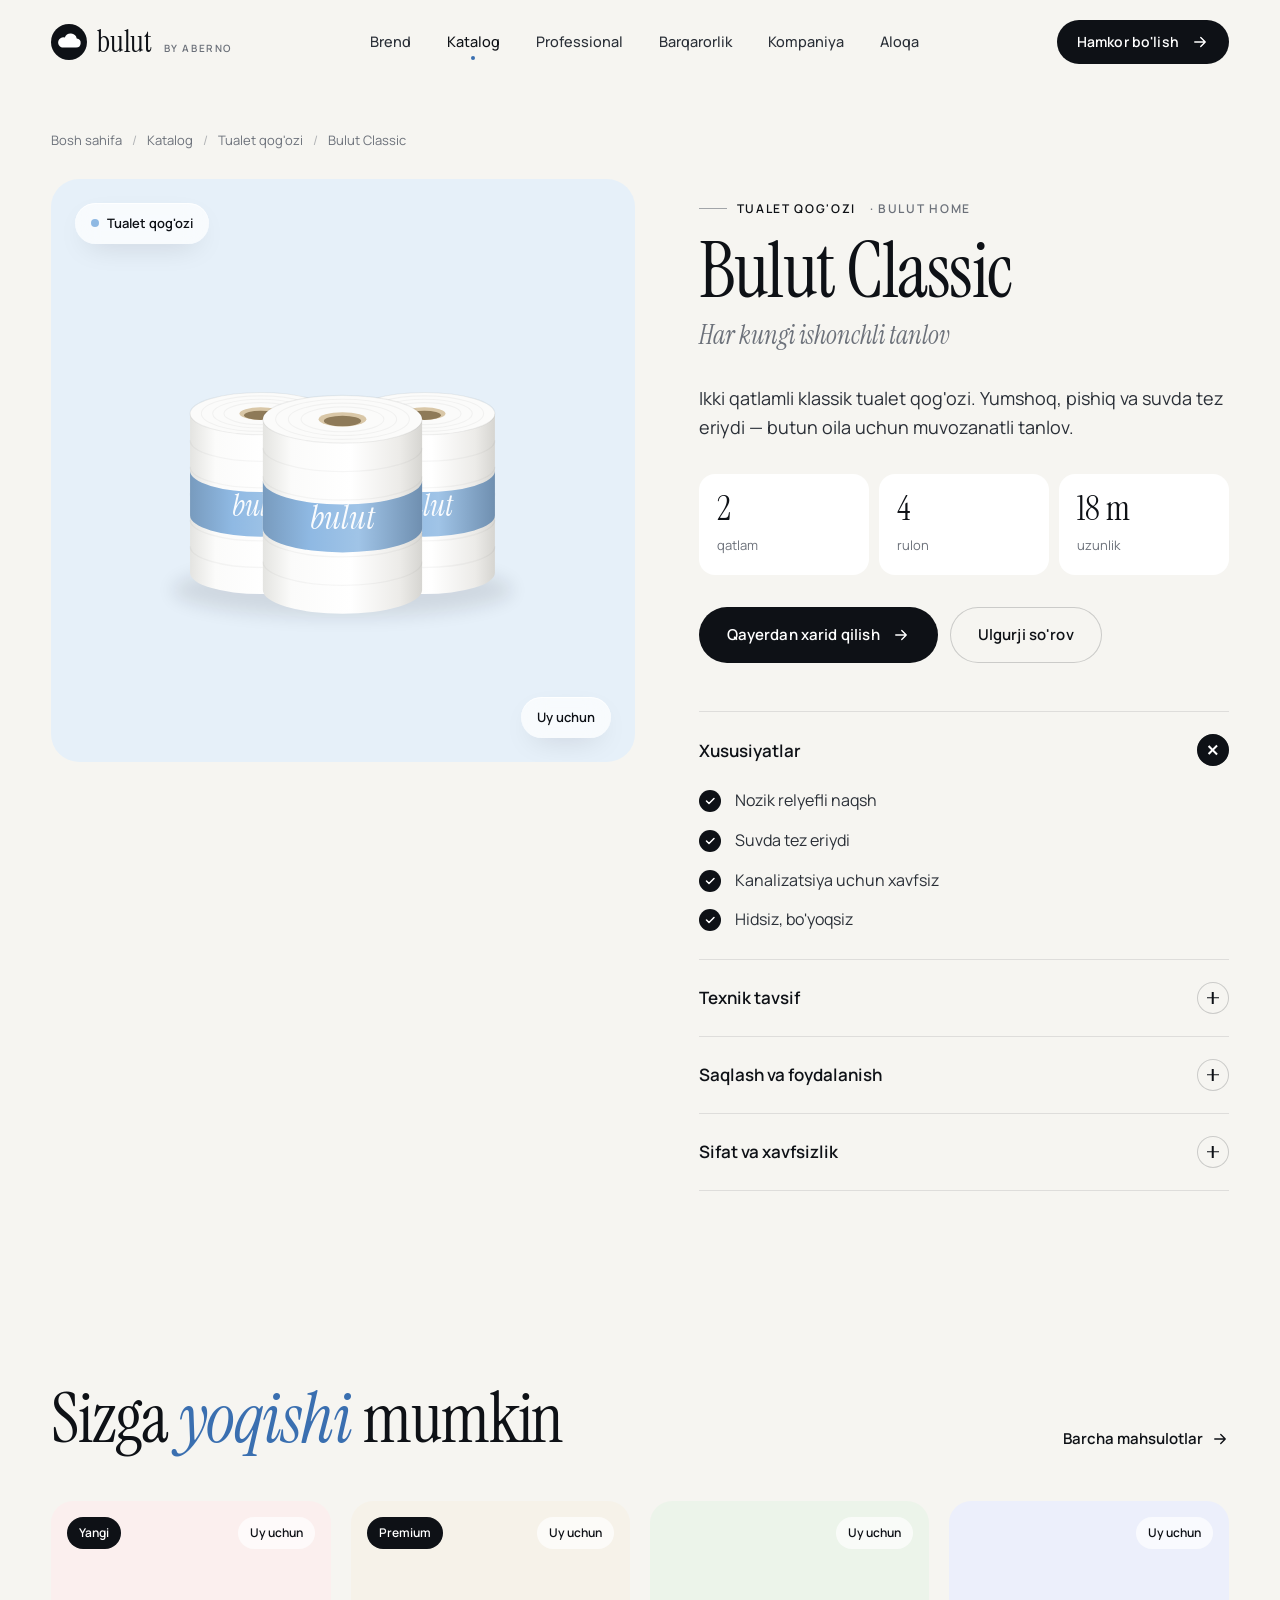
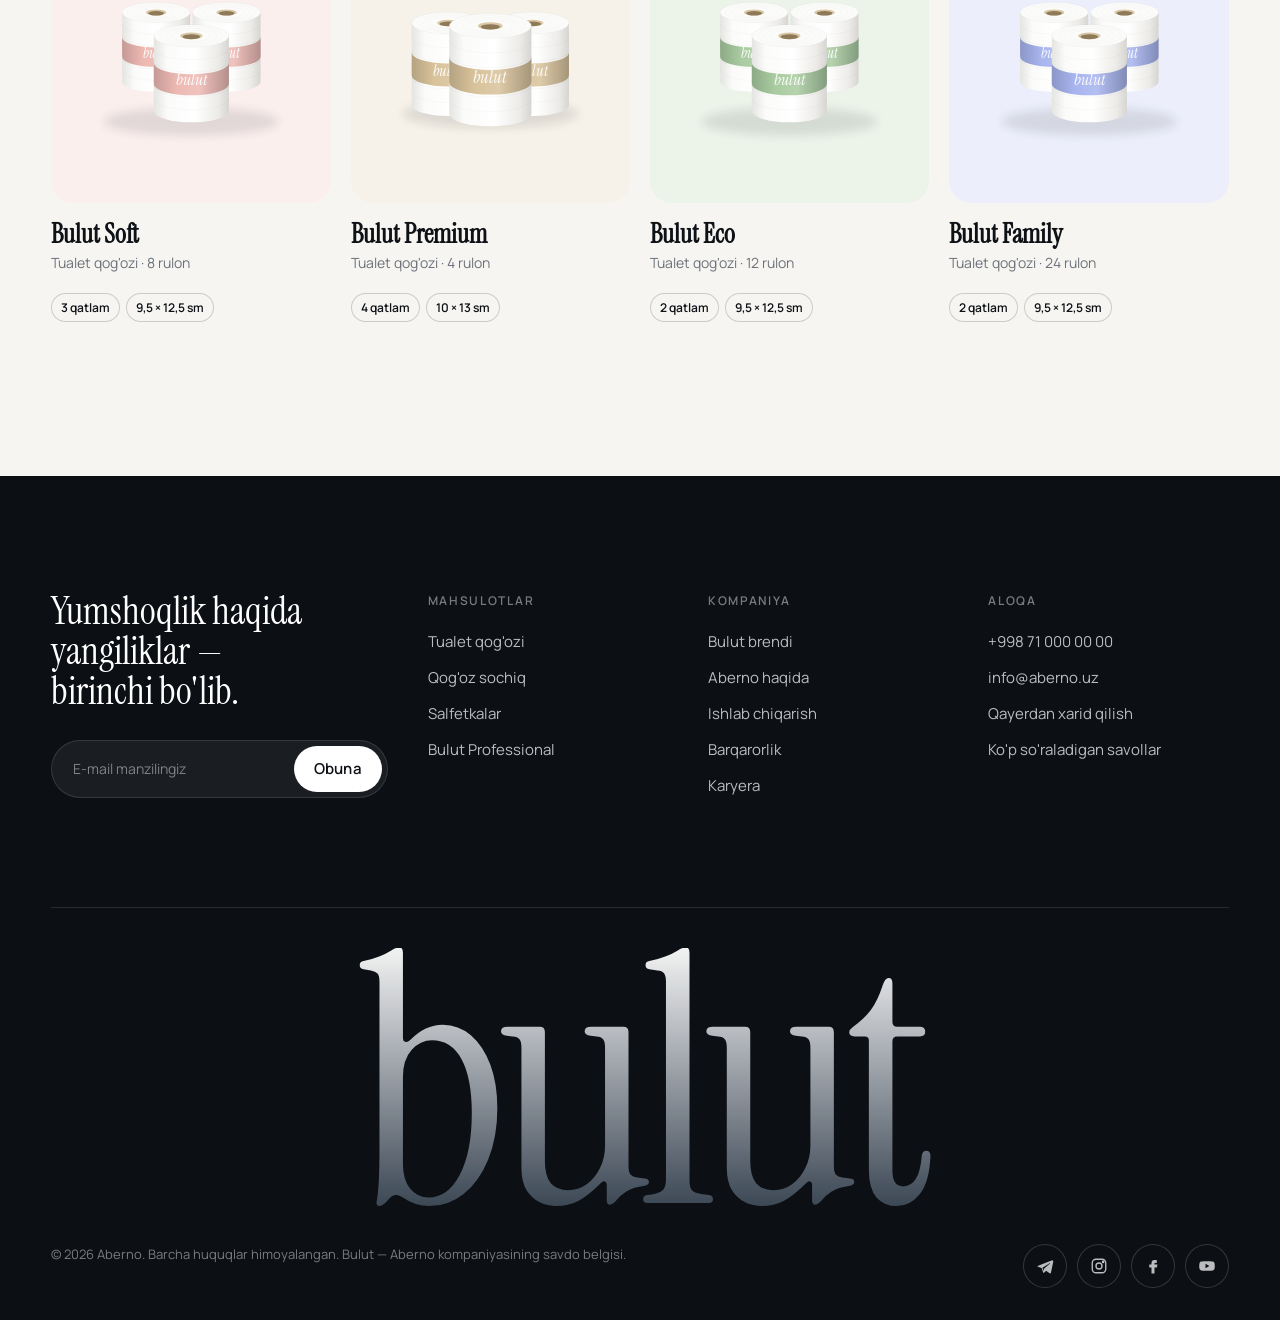
<file: product.html>
<!DOCTYPE html>
<html lang="uz">
<head>
<meta charset="utf-8">
<meta name="viewport" content="width=device-width, initial-scale=1, viewport-fit=cover">
<title>Mahsulot | Bulut by Aberno</title>
<meta name="description" content="Bulut mahsuloti haqida batafsil ma'lumot: xususiyatlari, texnik tavsifi va qayerdan xarid qilish.">
<meta name="theme-color" content="#f6f5f1">
<meta property="og:title" content="Mahsulot | Bulut by Aberno">
<meta property="og:description" content="Bulut mahsuloti haqida batafsil ma'lumot: xususiyatlari, texnik tavsifi va qayerdan xarid qilish.">
<meta property="og:type" content="website">
<meta property="og:site_name" content="Bulut by Aberno">
<link rel="icon" type="image/svg+xml" href="data:image/svg+xml,%3Csvg xmlns='http://www.w3.org/2000/svg' viewBox='0 0 40 40'%3E%3Ccircle cx='20' cy='20' r='20' fill='%230e1116'/%3E%3Cpath d='M12 26h16a5 5 0 0 0 .6-9.96A7 7 0 0 0 15.3 15 5.5 5.5 0 0 0 12 26z' fill='%23fff'/%3E%3C/svg%3E">
<link rel="preconnect" href="https://fonts.googleapis.com">
<link rel="preconnect" href="https://fonts.gstatic.com" crossorigin>
<link href="https://fonts.googleapis.com/css2?family=Instrument+Serif:ital@0;1&family=Manrope:wght@400;500;600;700&display=swap" rel="stylesheet">
<link rel="stylesheet" href="css/style.css">
</head>
<body>
<header class="header">
  <div class="container header__inner">
    <a class="logo" href="index.html" aria-label="Bulut — bosh sahifa"><svg viewBox="0 0 40 40" aria-hidden="true"><circle cx="20" cy="20" r="20" fill="#0e1116"/><path d="M12 26h16a5 5 0 0 0 .6-9.96A7 7 0 0 0 15.3 15 5.5 5.5 0 0 0 12 26z" fill="#fff"/></svg><span class="logo__word">bulut</span><span class="logo__by">by Aberno</span></a>
    <nav class="nav" aria-label="Asosiy menyu"><a href="brand.html">Brend</a><a href="catalog.html">Katalog</a><a href="professional.html">Professional</a><a href="sustainability.html">Barqarorlik</a><a href="about.html">Kompaniya</a><a href="contact.html">Aloqa</a></nav>
    <div class="header__actions">
      <a class="btn btn--sm" href="professional.html#request">Hamkor bo'lish <svg class="arrow" viewBox="0 0 24 24" fill="none" stroke="currentColor" stroke-width="1.8" stroke-linecap="round" stroke-linejoin="round"><path d="M5 12h14M13 6l6 6-6 6"/></svg></a>
      <button class="burger" aria-label="Menyu" aria-expanded="false"><span></span><span></span></button>
    </div>
  </div>
</header>
<div class="mobile-menu" aria-label="Mobil menyu">
  <nav><a href="index.html">Bosh sahifa<small>00</small></a><a href="brand.html">Brend<small>01</small></a><a href="catalog.html">Katalog<small>02</small></a><a href="professional.html">Professional<small>03</small></a><a href="sustainability.html">Barqarorlik<small>04</small></a><a href="about.html">Kompaniya<small>05</small></a><a href="contact.html">Aloqa<small>06</small></a></nav>
  <div class="mobile-menu__foot"><a href="tel:+998710000000">+998 71 000 00 00</a><a href="mailto:info@aberno.uz">info@aberno.uz</a></div>
</div>
<main>
<section class="pdp" id="pdp">
  <div class="container">
    <div class="crumbs"><a href="index.html">Bosh sahifa</a><span aria-hidden="true">/</span><a href="catalog.html">Katalog</a><span aria-hidden="true">/</span><a id="crumb-cat" href="catalog.html"></a><span aria-hidden="true">/</span><span id="crumb-name"></span></div>
    <div class="pdp__grid">
      <div class="pdp__media" id="pdp-media"></div>
      <div class="pdp__info">
        <span class="eyebrow" id="pdp-eyebrow"></span>
        <h1 class="display" id="pdp-name"></h1>
        <p class="pdp__tagline" id="pdp-tagline"></p>
        <p class="pdp__desc" id="pdp-desc"></p>
        <div class="keyspecs" id="pdp-keys"></div>
        <div class="pdp__actions">
          <a class="btn" href="contact.html#buy">Qayerdan xarid qilish <svg class="arrow" viewBox="0 0 24 24" fill="none" stroke="currentColor" stroke-width="1.8" stroke-linecap="round" stroke-linejoin="round"><path d="M5 12h14M13 6l6 6-6 6"/></svg></a>
          <a class="btn btn--ghost" id="pdp-wholesale" href="professional.html#request">Ulgurji so'rov</a>
        </div>
        <div class="accordion">
          <details open><summary>Xususiyatlar <span class="plus"></span></summary><div class="acc-body"><ul class="list-check" id="pdp-features"></ul></div></details>
          <details><summary>Texnik tavsif <span class="plus"></span></summary><div class="acc-body"><table class="spec-table"><tbody id="pdp-specs"></tbody></table></div></details>
          <details><summary>Saqlash va foydalanish <span class="plus"></span></summary><div class="acc-body"><p>Quruq, toza, to'g'ridan-to'g'ri quyosh nuri tushmaydigan joyda, isitish asboblaridan uzoqda saqlang. Qadoqni ochgandan so'ng namlikdan himoya qiling.</p><p>Mahsulot bir martalik foydalanish uchun mo'ljallangan. Tualet qog'ozi suvda eriydi va kanalizatsiya tizimi uchun xavfsiz.</p></div></details>
          <details><summary>Sifat va xavfsizlik <span class="plus"></span></summary><div class="acc-body"><p>Har bir ishlab chiqarish partiyasi Aberno laboratoriyasida mustahkamlik, shimuvchanlik va gigiyenik ko'rsatkichlar bo'yicha tekshiriladi. Muvofiqlik hujjatlari so'rov bo'yicha taqdim etiladi.</p></div></details>
        </div>
      </div>
    </div>
  </div>
</section>
<section class="section">
  <div class="container">
    <div class="row" style="margin-bottom:48px">
      <h2 class="h2">Sizga <em>yoqishi</em> mumkin</h2>
      <a class="link" href="catalog.html">Barcha mahsulotlar <svg class="arrow" viewBox="0 0 24 24" fill="none" stroke="currentColor" stroke-width="1.8" stroke-linecap="round" stroke-linejoin="round"><path d="M5 12h14M13 6l6 6-6 6"/></svg></a>
    </div>
    <div class="products" id="related"></div>
  </div>
</section>
</main>
<footer class="footer">
  <div class="container">
    <div class="footer__top">
      <div class="footer__col">
        <p class="footer__lead">Yumshoqlik haqida yangiliklar — birinchi bo'lib.</p>
        <form class="subscribe" novalidate>
          <label class="sr-only" for="sub-product">E-mail</label>
          <input id="sub-product" type="email" placeholder="E-mail manzilingiz" autocomplete="email">
          <button class="btn btn--light" type="submit">Obuna</button>
        </form>
        <p class="subscribe-msg" aria-live="polite"></p>
      </div>
      <div class="footer__col">
        <h4>Mahsulotlar</h4>
        <ul>
          <li><a href="catalog.html?cat=tualet-qogozi">Tualet qog'ozi</a></li>
          <li><a href="catalog.html?cat=qogoz-sochiq">Qog'oz sochiq</a></li>
          <li><a href="catalog.html?cat=salfetka">Salfetkalar</a></li>
          <li><a href="professional.html">Bulut Professional</a></li>
        </ul>
      </div>
      <div class="footer__col">
        <h4>Kompaniya</h4>
        <ul>
          <li><a href="brand.html">Bulut brendi</a></li>
          <li><a href="about.html">Aberno haqida</a></li>
          <li><a href="about.html#production">Ishlab chiqarish</a></li>
          <li><a href="sustainability.html">Barqarorlik</a></li>
          <li><a href="about.html#career">Karyera</a></li>
        </ul>
      </div>
      <div class="footer__col">
        <h4>Aloqa</h4>
        <ul>
          <li><a href="tel:+998710000000">+998 71 000 00 00</a></li>
          <li><a href="mailto:info@aberno.uz">info@aberno.uz</a></li>
          <li><a href="contact.html#buy">Qayerdan xarid qilish</a></li>
          <li><a href="contact.html#faq">Ko'p so'raladigan savollar</a></li>
        </ul>
      </div>
    </div>
    <div class="footer__word" aria-hidden="true">bulut</div>
    <div class="footer__bottom">
      <span>© <span data-year>2026</span> Aberno. Barcha huquqlar himoyalangan. Bulut — Aberno kompaniyasining savdo belgisi.</span>
      <div class="socials">
        <a href="#" aria-label="Telegram"><svg viewBox="0 0 24 24" fill="currentColor"><path d="M21.5 4.3L2.9 11.5c-1.3.5-1.2 1.2-.2 1.5l4.8 1.5 1.8 5.6c.2.6.1.9.8.9.5 0 .7-.2 1-.5l2.3-2.2 4.8 3.5c.9.5 1.5.2 1.7-.8l3.1-14.7c.3-1.3-.5-1.9-1.5-1.5zM8.6 14.3l9.5-6c.5-.3.9-.1.5.2l-8 7.3-.3 3.3z"/></svg></a>
        <a href="#" aria-label="Instagram"><svg viewBox="0 0 24 24" fill="none" stroke="currentColor" stroke-width="1.8"><rect x="3" y="3" width="18" height="18" rx="5"/><circle cx="12" cy="12" r="4"/><circle cx="17.5" cy="6.5" r=".8" fill="currentColor"/></svg></a>
        <a href="#" aria-label="Facebook"><svg viewBox="0 0 24 24" fill="currentColor"><path d="M14 8h3V4h-3a4 4 0 0 0-4 4v2H7v4h3v8h4v-8h3l1-4h-4V8.5c0-.3.2-.5.5-.5z"/></svg></a>
        <a href="#" aria-label="YouTube"><svg viewBox="0 0 24 24" fill="currentColor"><path d="M22 8.2a3 3 0 0 0-2.1-2.1C18 5.6 12 5.6 12 5.6s-6 0-7.9.5A3 3 0 0 0 2 8.2 31 31 0 0 0 1.6 12 31 31 0 0 0 2 15.8a3 3 0 0 0 2.1 2.1c1.9.5 7.9.5 7.9.5s6 0 7.9-.5a3 3 0 0 0 2.1-2.1c.4-1.2.4-3.8.4-3.8s0-2.6-.4-3.8zM10 15V9l5.2 3z"/></svg></a>
      </div>
    </div>
  </div>
</footer>
<script src="js/data.js"></script>
<script src="js/main.js"></script>
</body>
</html>
</file>
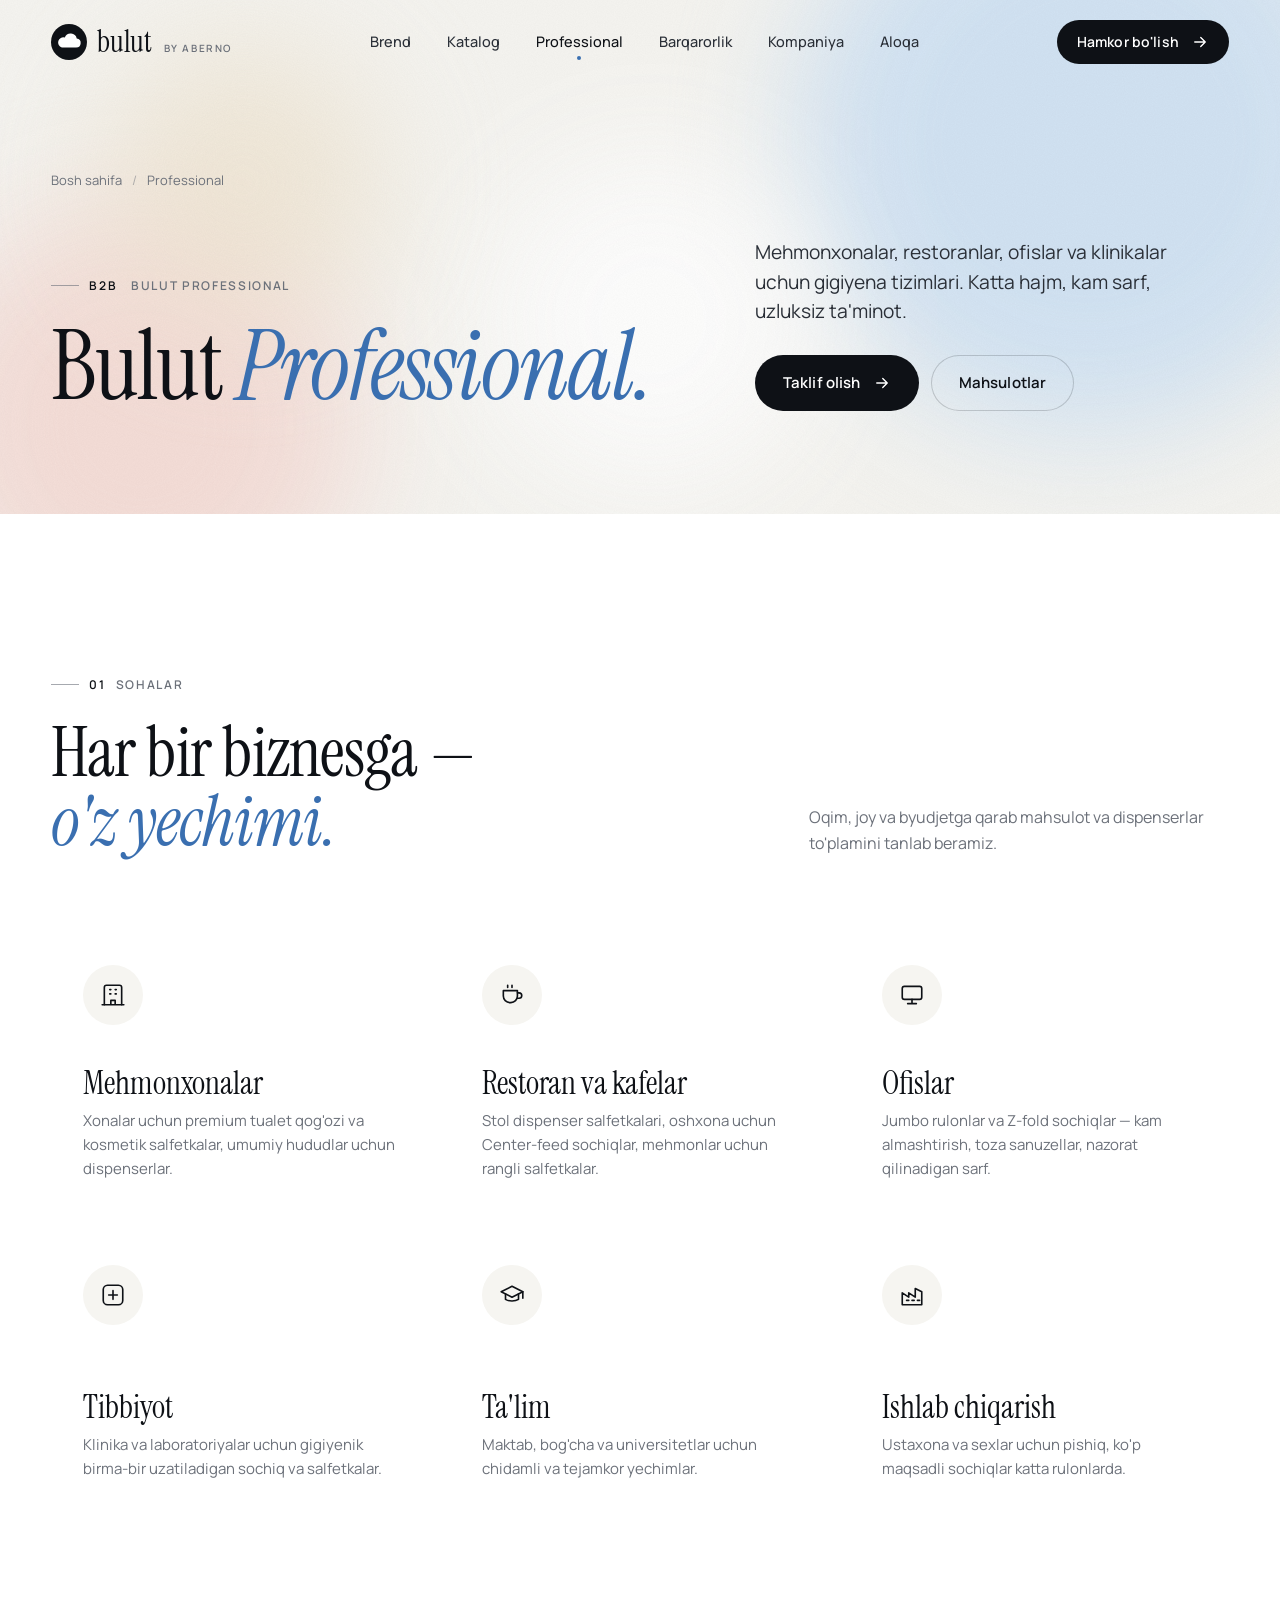
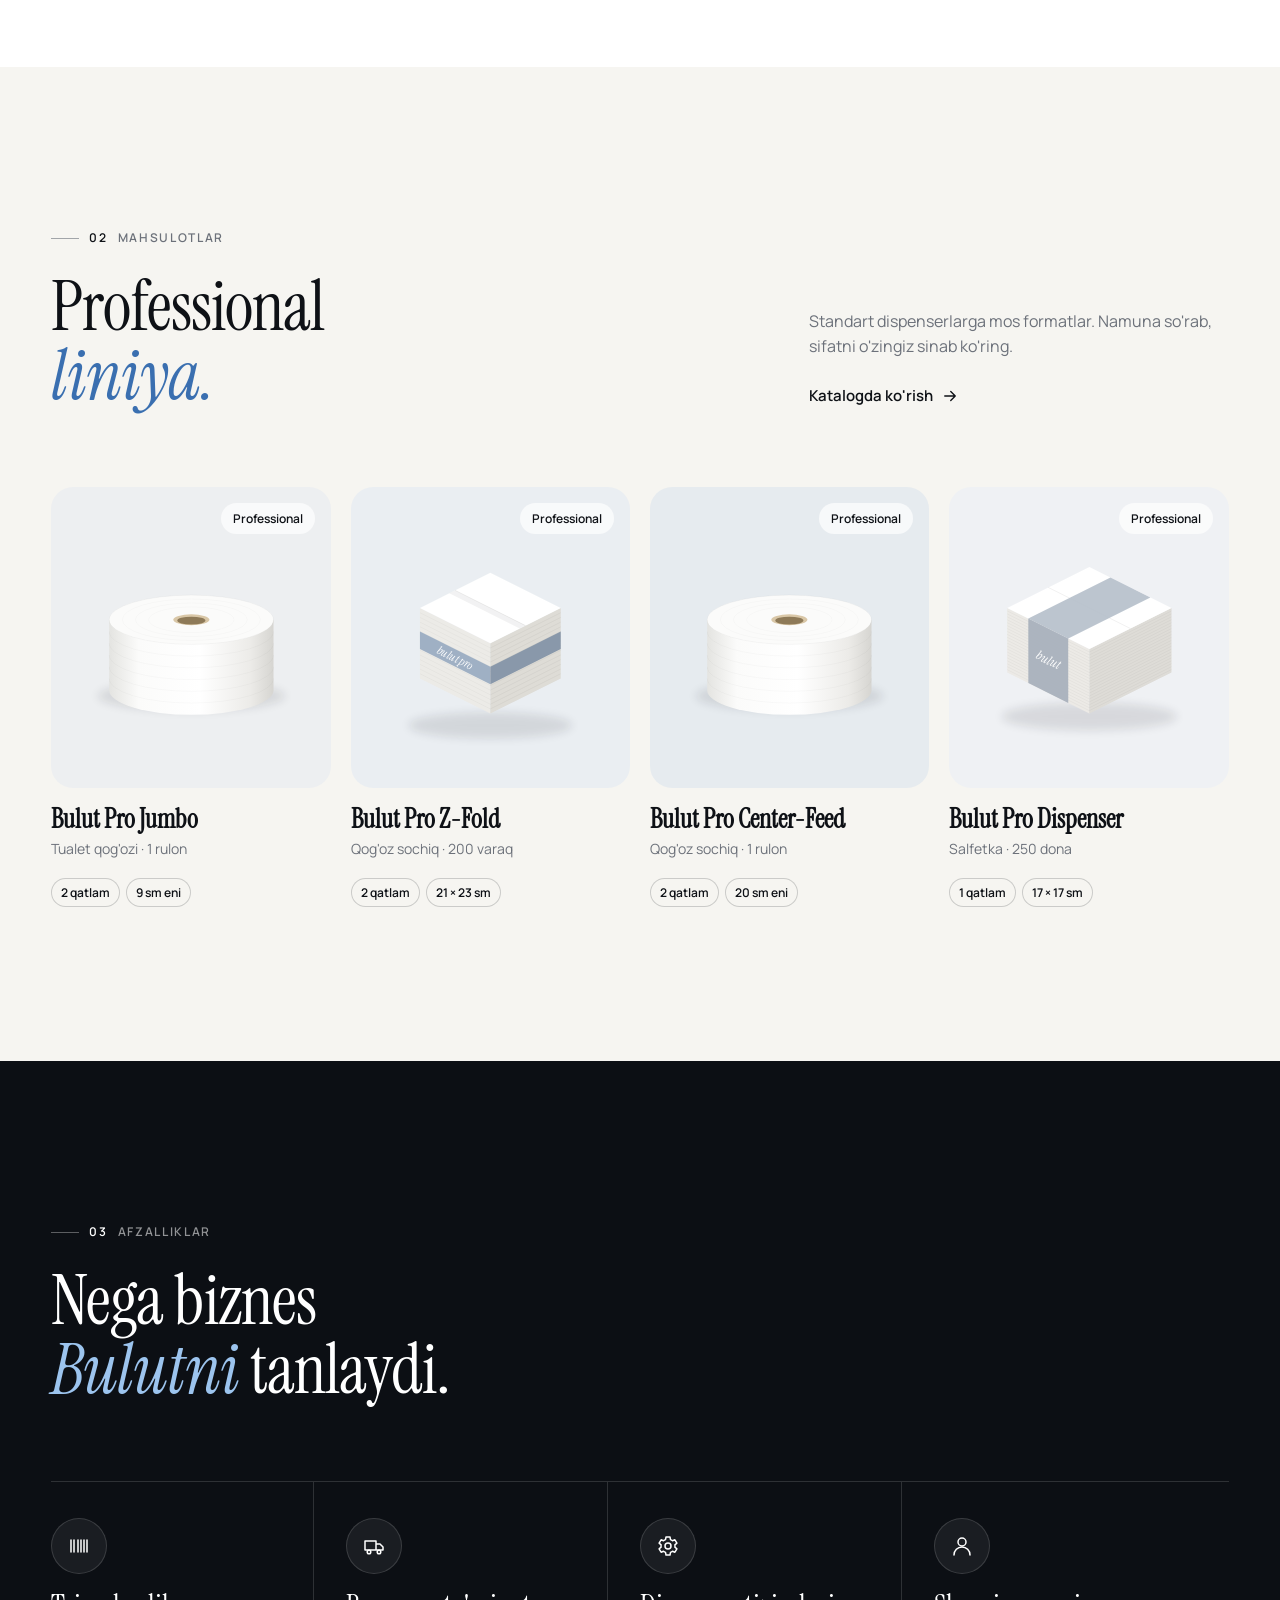
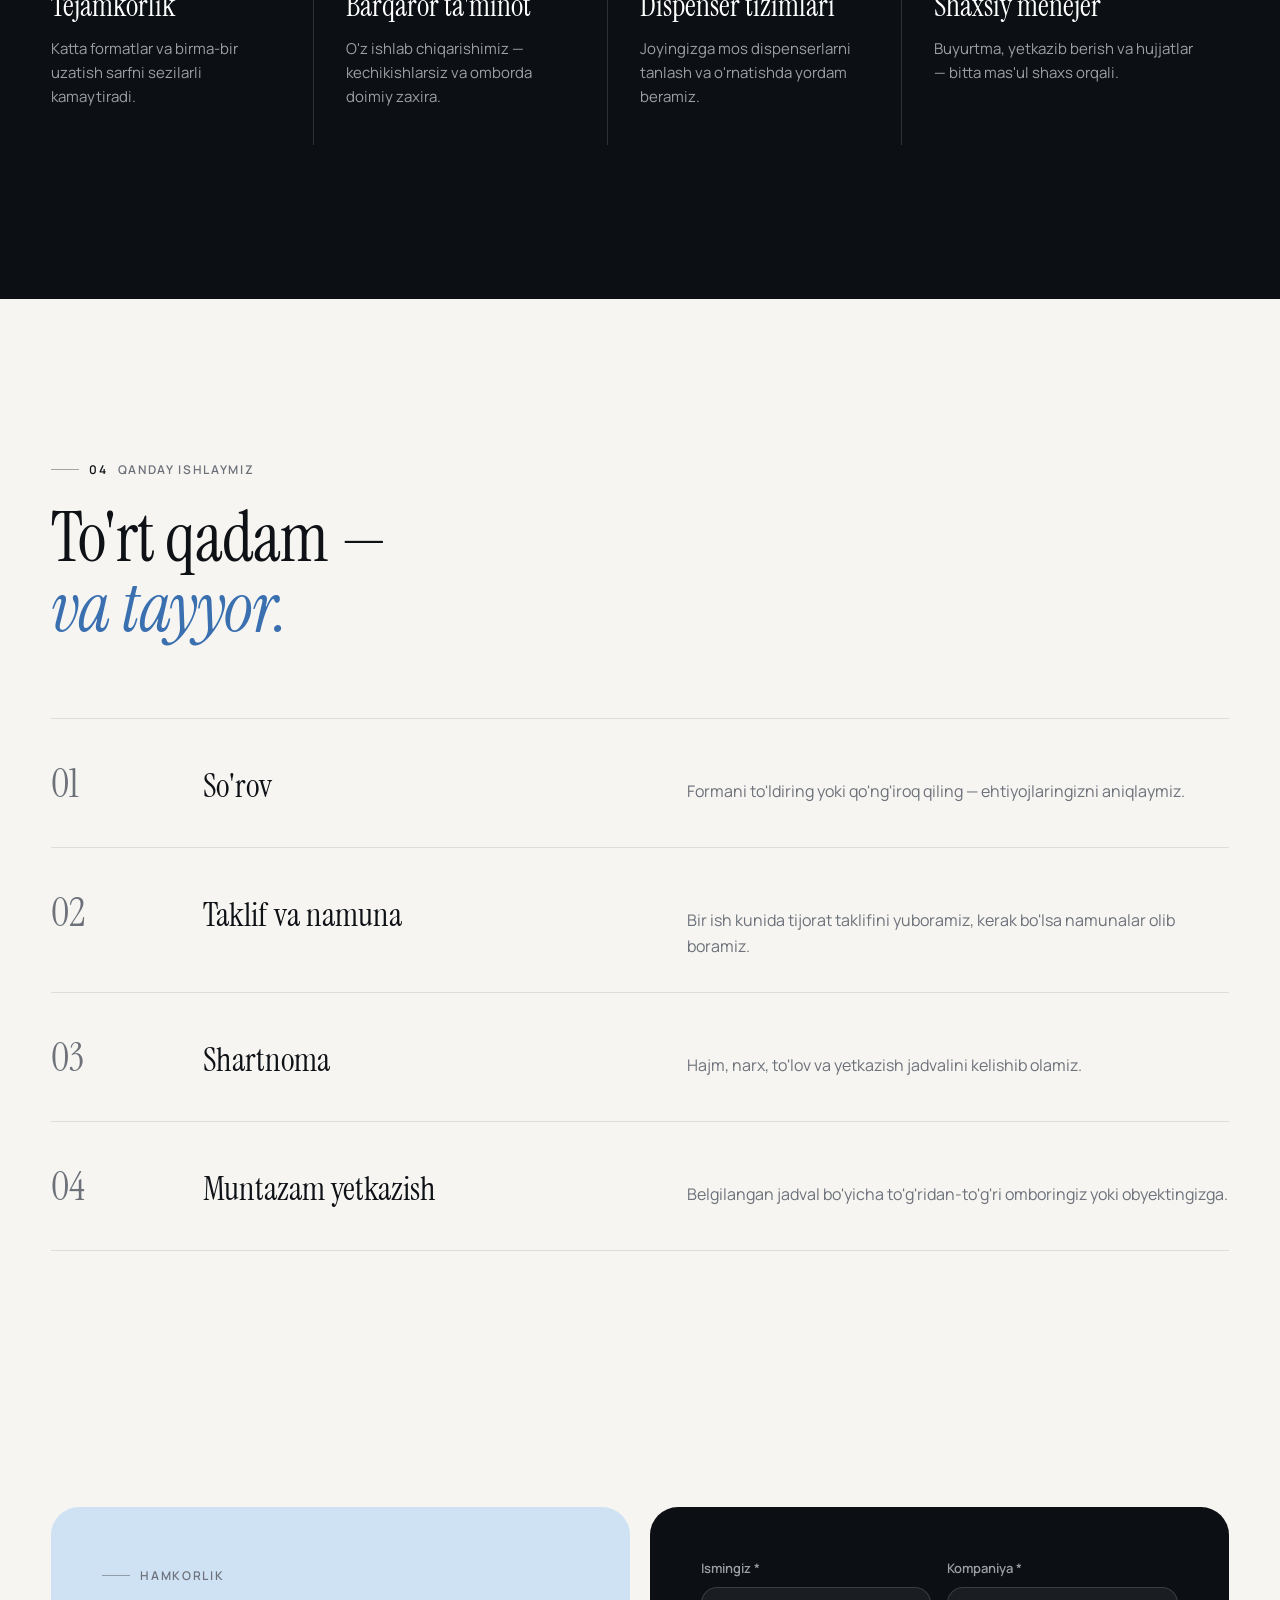
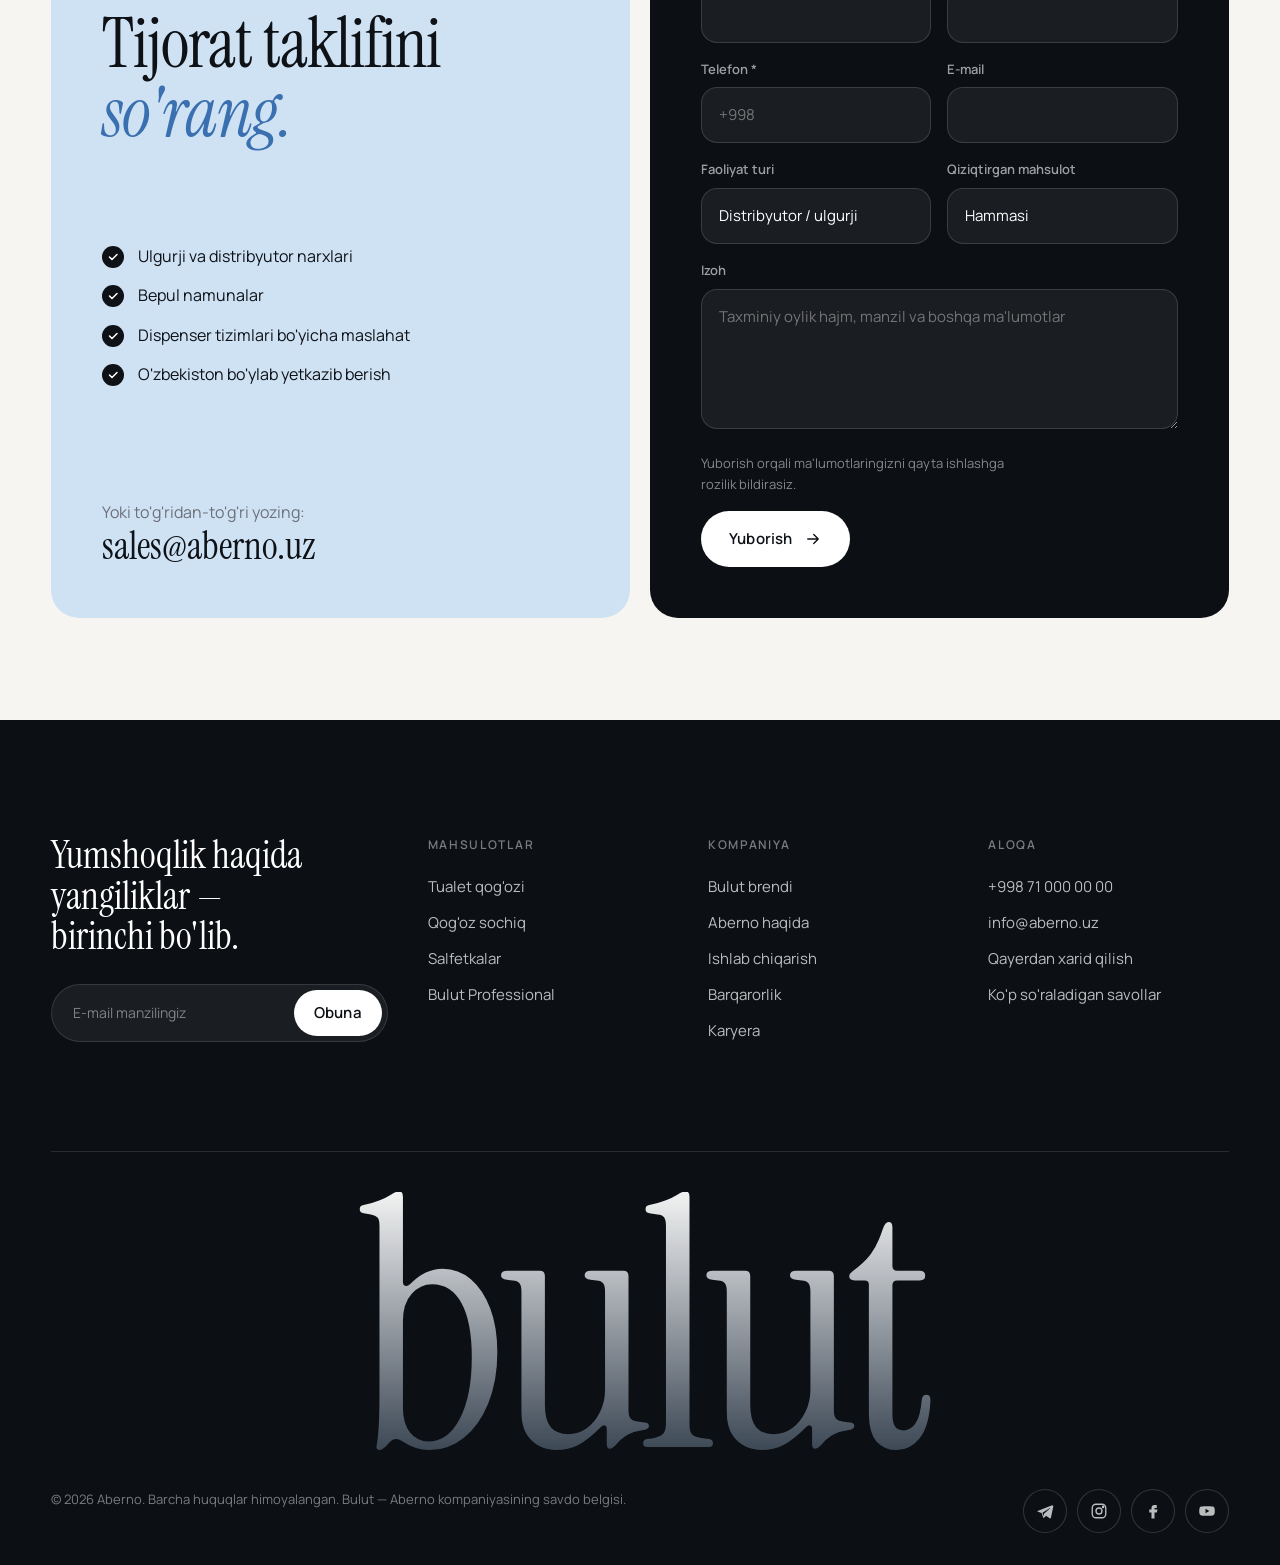
<file: professional.html>
<!DOCTYPE html>
<html lang="uz">
<head>
<meta charset="utf-8">
<meta name="viewport" content="width=device-width, initial-scale=1, viewport-fit=cover">
<title>Bulut Professional — biznes uchun gigiyena yechimlari | Aberno</title>
<meta name="description" content="Bulut Professional: mehmonxona, restoran, ofis va klinikalar uchun Jumbo rulonlar, Z-fold sochiqlar va dispenser salfetkalar. Ulgurji hamkorlik.">
<meta name="theme-color" content="#f6f5f1">
<meta property="og:title" content="Bulut Professional — biznes uchun gigiyena yechimlari | Aberno">
<meta property="og:description" content="Bulut Professional: mehmonxona, restoran, ofis va klinikalar uchun Jumbo rulonlar, Z-fold sochiqlar va dispenser salfetkalar. Ulgurji hamkorlik.">
<meta property="og:type" content="website">
<meta property="og:site_name" content="Bulut by Aberno">
<link rel="icon" type="image/svg+xml" href="data:image/svg+xml,%3Csvg xmlns='http://www.w3.org/2000/svg' viewBox='0 0 40 40'%3E%3Ccircle cx='20' cy='20' r='20' fill='%230e1116'/%3E%3Cpath d='M12 26h16a5 5 0 0 0 .6-9.96A7 7 0 0 0 15.3 15 5.5 5.5 0 0 0 12 26z' fill='%23fff'/%3E%3C/svg%3E">
<link rel="preconnect" href="https://fonts.googleapis.com">
<link rel="preconnect" href="https://fonts.gstatic.com" crossorigin>
<link href="https://fonts.googleapis.com/css2?family=Instrument+Serif:ital@0;1&family=Manrope:wght@400;500;600;700&display=swap" rel="stylesheet">
<link rel="stylesheet" href="css/style.css">
</head>
<body>
<header class="header">
  <div class="container header__inner">
    <a class="logo" href="index.html" aria-label="Bulut — bosh sahifa"><svg viewBox="0 0 40 40" aria-hidden="true"><circle cx="20" cy="20" r="20" fill="#0e1116"/><path d="M12 26h16a5 5 0 0 0 .6-9.96A7 7 0 0 0 15.3 15 5.5 5.5 0 0 0 12 26z" fill="#fff"/></svg><span class="logo__word">bulut</span><span class="logo__by">by Aberno</span></a>
    <nav class="nav" aria-label="Asosiy menyu"><a href="brand.html">Brend</a><a href="catalog.html">Katalog</a><a href="professional.html">Professional</a><a href="sustainability.html">Barqarorlik</a><a href="about.html">Kompaniya</a><a href="contact.html">Aloqa</a></nav>
    <div class="header__actions">
      <a class="btn btn--sm" href="professional.html#request">Hamkor bo'lish <svg class="arrow" viewBox="0 0 24 24" fill="none" stroke="currentColor" stroke-width="1.8" stroke-linecap="round" stroke-linejoin="round"><path d="M5 12h14M13 6l6 6-6 6"/></svg></a>
      <button class="burger" aria-label="Menyu" aria-expanded="false"><span></span><span></span></button>
    </div>
  </div>
</header>
<div class="mobile-menu" aria-label="Mobil menyu">
  <nav><a href="index.html">Bosh sahifa<small>00</small></a><a href="brand.html">Brend<small>01</small></a><a href="catalog.html">Katalog<small>02</small></a><a href="professional.html">Professional<small>03</small></a><a href="sustainability.html">Barqarorlik<small>04</small></a><a href="about.html">Kompaniya<small>05</small></a><a href="contact.html">Aloqa<small>06</small></a></nav>
  <div class="mobile-menu__foot"><a href="tel:+998710000000">+998 71 000 00 00</a><a href="mailto:info@aberno.uz">info@aberno.uz</a></div>
</div>
<main>
<section class="page-hero">
  <div class="clouds" aria-hidden="true"><div class="cloud cloud--1"></div><div class="cloud cloud--2"></div><div class="cloud cloud--3"></div><div class="cloud cloud--4"></div></div><div class="grain" aria-hidden="true"></div>
  <div class="container">
    <div class="crumbs"><a href="index.html">Bosh sahifa</a><span aria-hidden="true">/</span><span>Professional</span></div>
    <div class="page-hero__grid">
      <div>
        <span class="eyebrow reveal"><span class="num">B2B</span>&nbsp;Bulut Professional</span>
        <h1 class="display lg reveal" data-d="1">Bulut <em>Professional.</em></h1>
      </div>
      <div class="reveal" data-d="2">
        <p class="lead">Mehmonxonalar, restoranlar, ofislar va klinikalar uchun gigiyena tizimlari. Katta hajm, kam sarf, uzluksiz ta'minot.</p>
        <div class="hero__cta" style="margin-top:28px"><a class="btn" href="#request">Taklif olish <svg class="arrow" viewBox="0 0 24 24" fill="none" stroke="currentColor" stroke-width="1.8" stroke-linecap="round" stroke-linejoin="round"><path d="M5 12h14M13 6l6 6-6 6"/></svg></a><a class="btn btn--ghost" href="#pro">Mahsulotlar</a></div>
      </div>
    </div>
  </div>
</section>

<section class="section section--paper">
  <div class="container">
    <div class="sec-head">
      <div><span class="eyebrow reveal"><span class="num">01</span> Sohalar</span><h2 class="h2 reveal" data-d="1">Har bir biznesga —<br><em>o'z yechimi.</em></h2></div>
      <div class="sec-head__aside reveal" data-d="2"><p class="muted mb-0">Oqim, joy va byudjetga qarab mahsulot va dispenserlar to'plamini tanlab beramiz.</p></div>
    </div>
    <div class="segments">
      <div class="seg reveal" data-d="1"><div class="seg__icon"><svg viewBox="0 0 24 24" fill="none" stroke="currentColor" stroke-width="1.5" stroke-linecap="round" stroke-linejoin="round"><path d="M4 21V5a2 2 0 0 1 2-2h12a2 2 0 0 1 2 2v16"/><path d="M9 7h1M14 7h1M9 11h1M14 11h1M10 21v-4h4v4M2 21h20"/></svg></div><div><h3>Mehmonxonalar</h3><p>Xonalar uchun premium tualet qog'ozi va kosmetik salfetkalar, umumiy hududlar uchun dispenserlar.</p></div></div>
      <div class="seg reveal" data-d="2"><div class="seg__icon"><svg viewBox="0 0 24 24" fill="none" stroke="currentColor" stroke-width="1.5" stroke-linecap="round" stroke-linejoin="round"><path d="M4 8h13v5a6 6 0 0 1-6 6h-1a6 6 0 0 1-6-6z"/><path d="M17 10h1.5a2.5 2.5 0 0 1 0 5H17M8 3v2M12 3v2"/></svg></div><div><h3>Restoran va kafelar</h3><p>Stol dispenser salfetkalari, oshxona uchun Center-feed sochiqlar, mehmonlar uchun rangli salfetkalar.</p></div></div>
      <div class="seg reveal" data-d="3"><div class="seg__icon"><svg viewBox="0 0 24 24" fill="none" stroke="currentColor" stroke-width="1.5" stroke-linecap="round" stroke-linejoin="round"><rect x="3" y="4" width="18" height="12" rx="2"/><path d="M8 20h8M12 16v4"/></svg></div><div><h3>Ofislar</h3><p>Jumbo rulonlar va Z-fold sochiqlar — kam almashtirish, toza sanuzellar, nazorat qilinadigan sarf.</p></div></div>
      <div class="seg reveal" data-d="1"><div class="seg__icon"><svg viewBox="0 0 24 24" fill="none" stroke="currentColor" stroke-width="1.5" stroke-linecap="round" stroke-linejoin="round"><rect x="3" y="3" width="18" height="18" rx="4"/><path d="M12 8v8M8 12h8"/></svg></div><div><h3>Tibbiyot</h3><p>Klinika va laboratoriyalar uchun gigiyenik birma-bir uzatiladigan sochiq va salfetkalar.</p></div></div>
      <div class="seg reveal" data-d="2"><div class="seg__icon"><svg viewBox="0 0 24 24" fill="none" stroke="currentColor" stroke-width="1.5" stroke-linecap="round" stroke-linejoin="round"><path d="M2 9l10-5 10 5-10 5z"/><path d="M6 11v5c3 2 9 2 12 0v-5M22 9v6"/></svg></div><div><h3>Ta'lim</h3><p>Maktab, bog'cha va universitetlar uchun chidamli va tejamkor yechimlar.</p></div></div>
      <div class="seg reveal" data-d="3"><div class="seg__icon"><svg viewBox="0 0 24 24" fill="none" stroke="currentColor" stroke-width="1.5" stroke-linecap="round" stroke-linejoin="round"><path d="M3 21V10l6 4V10l6 4V6l6 3v12z"/><path d="M7 17h2M12 17h2M17 17h2"/></svg></div><div><h3>Ishlab chiqarish</h3><p>Ustaxona va sexlar uchun pishiq, ko'p maqsadli sochiqlar katta rulonlarda.</p></div></div>
    </div>
  </div>
</section>

<section class="section" id="pro">
  <div class="container">
    <div class="sec-head">
      <div><span class="eyebrow reveal"><span class="num">02</span> Mahsulotlar</span><h2 class="h2 reveal" data-d="1">Professional<br><em>liniya.</em></h2></div>
      <div class="sec-head__aside reveal" data-d="2"><p class="muted mb-0">Standart dispenserlarga mos formatlar. Namuna so'rab, sifatni o'zingiz sinab ko'ring.</p><a class="link" href="catalog.html?line=pro">Katalogda ko'rish <svg class="arrow" viewBox="0 0 24 24" fill="none" stroke="currentColor" stroke-width="1.8" stroke-linecap="round" stroke-linejoin="round"><path d="M5 12h14M13 6l6 6-6 6"/></svg></a></div>
    </div>
    <div class="products" id="pro-products"></div>
  </div>
</section>

<section class="section section--dark">
  <div class="container">
    <div class="sec-head">
      <div><span class="eyebrow reveal"><span class="num">03</span> Afzalliklar</span><h2 class="h2 reveal" data-d="1">Nega biznes<br><em>Bulutni</em> tanlaydi.</h2></div>
    </div>
    <div class="features "><div class="feature reveal" data-d="1"><div class="feature__icon"><svg viewBox="0 0 24 24" fill="none" stroke="currentColor" stroke-width="1.5" stroke-linecap="round" stroke-linejoin="round"><path d="M4 6v12M7 6v12M11 6v12M14 6v12M17 6v12M20 6v12"/></svg></div><h3>Tejamkorlik</h3><p>Katta formatlar va birma-bir uzatish sarfni sezilarli kamaytiradi.</p></div><div class="feature reveal" data-d="2"><div class="feature__icon"><svg viewBox="0 0 24 24" fill="none" stroke="currentColor" stroke-width="1.5" stroke-linecap="round" stroke-linejoin="round"><path d="M3 7h11v9H3zM14 10h4l3 3v3h-7"/><circle cx="7" cy="18" r="1.8"/><circle cx="17" cy="18" r="1.8"/></svg></div><h3>Barqaror ta'minot</h3><p>O'z ishlab chiqarishimiz — kechikishlarsiz va omborda doimiy zaxira.</p></div><div class="feature reveal" data-d="3"><div class="feature__icon"><svg viewBox="0 0 24 24" fill="none" stroke="currentColor" stroke-width="1.5" stroke-linecap="round" stroke-linejoin="round"><circle cx="12" cy="12" r="3"/><path d="M19 12a7 7 0 0 0-.1-1.2l2-1.6-2-3.4-2.4 1a7 7 0 0 0-2-1.2L14 3h-4l-.5 2.6a7 7 0 0 0-2 1.2l-2.4-1-2 3.4 2 1.6A7 7 0 0 0 5 12c0 .4 0 .8.1 1.2l-2 1.6 2 3.4 2.4-1a7 7 0 0 0 2 1.2L10 21h4l.5-2.6a7 7 0 0 0 2-1.2l2.4 1 2-3.4-2-1.6c.1-.4.1-.8.1-1.2z"/></svg></div><h3>Dispenser tizimlari</h3><p>Joyingizga mos dispenserlarni tanlash va o'rnatishda yordam beramiz.</p></div><div class="feature reveal" data-d="4"><div class="feature__icon"><svg viewBox="0 0 24 24" fill="none" stroke="currentColor" stroke-width="1.5" stroke-linecap="round" stroke-linejoin="round"><circle cx="12" cy="8" r="4"/><path d="M4 21a8 8 0 0 1 16 0"/></svg></div><h3>Shaxsiy menejer</h3><p>Buyurtma, yetkazib berish va hujjatlar — bitta mas'ul shaxs orqali.</p></div></div>
  </div>
</section>

<section class="section">
  <div class="container">
    <div class="sec-head">
      <div><span class="eyebrow reveal"><span class="num">04</span> Qanday ishlaymiz</span><h2 class="h2 reveal" data-d="1">To'rt qadam —<br><em>va tayyor.</em></h2></div>
    </div>
    <div class="steps">
      <div class="step reveal"><span class="step__n">01</span><h3>So'rov</h3><p>Formani to'ldiring yoki qo'ng'iroq qiling — ehtiyojlaringizni aniqlaymiz.</p></div>
      <div class="step reveal"><span class="step__n">02</span><h3>Taklif va namuna</h3><p>Bir ish kunida tijorat taklifini yuboramiz, kerak bo'lsa namunalar olib boramiz.</p></div>
      <div class="step reveal"><span class="step__n">03</span><h3>Shartnoma</h3><p>Hajm, narx, to'lov va yetkazish jadvalini kelishib olamiz.</p></div>
      <div class="step reveal"><span class="step__n">04</span><h3>Muntazam yetkazish</h3><p>Belgilangan jadval bo'yicha to'g'ridan-to'g'ri omboringiz yoki obyektingizga.</p></div>
    </div>
  </div>
</section>

<section class="section section--tight" id="request">
  <div class="container split">
    <div class="panel panel--sky reveal">
      <div>
        <span class="eyebrow">Hamkorlik</span>
        <h2 class="h2" style="margin-top:24px">Tijorat taklifini <em>so'rang.</em></h2>
      </div>
      <ul class="list-check">
        <li>Ulgurji va distribyutor narxlari</li>
        <li>Bepul namunalar</li>
        <li>Dispenser tizimlari bo'yicha maslahat</li>
        <li>O'zbekiston bo'ylab yetkazib berish</li>
      </ul>
      <div><p class="muted mb-0">Yoki to'g'ridan-to'g'ri yozing:</p><a class="h3" href="mailto:sales@aberno.uz">sales@aberno.uz</a></div>
    </div>
    <div class="panel panel--dark reveal" data-d="1">
      <form class="form" data-form="req-ok" novalidate>
        <div class="field"><label for="r-name">Ismingiz *</label><input id="r-name" name="name" required autocomplete="name"></div>
        <div class="field"><label for="r-company">Kompaniya *</label><input id="r-company" name="company" required autocomplete="organization"></div>
        <div class="field"><label for="r-phone">Telefon *</label><input id="r-phone" name="phone" type="tel" required placeholder="+998" autocomplete="tel"></div>
        <div class="field"><label for="r-email">E-mail</label><input id="r-email" name="email" type="email" autocomplete="email"></div>
        <div class="field"><label for="r-type">Faoliyat turi</label><select id="r-type" name="type"><option>Distribyutor / ulgurji</option><option>Chakana savdo tarmog'i</option><option>Mehmonxona</option><option>Restoran / kafe</option><option>Ofis / korporativ</option><option>Tibbiyot</option><option>Boshqa</option></select></div>
        <div class="field"><label for="req-product">Qiziqtirgan mahsulot</label><select id="req-product" name="product"><option>Hammasi</option><option>Tualet qog'ozi</option><option>Qog'oz sochiq</option><option>Salfetkalar</option><option>Professional liniya</option></select></div>
        <div class="field field--full"><label for="r-msg">Izoh</label><textarea id="r-msg" name="message" placeholder="Taxminiy oylik hajm, manzil va boshqa ma'lumotlar"></textarea></div>
        <div class="form__foot"><p class="form__note" style="color:rgba(255,255,255,.5)">Yuborish orqali ma'lumotlaringizni qayta ishlashga rozilik bildirasiz.</p><button class="btn btn--light" type="submit">Yuborish <svg class="arrow" viewBox="0 0 24 24" fill="none" stroke="currentColor" stroke-width="1.8" stroke-linecap="round" stroke-linejoin="round"><path d="M5 12h14M13 6l6 6-6 6"/></svg></button></div>
      </form>
      <div class="form-success" id="req-ok" style="color:var(--ink)"><h3 class="h3">Rahmat! So'rovingiz qabul qilindi.</h3><p class="muted">Menejerimiz bir ish kuni ichida siz bilan bog'lanadi.</p></div>
    </div>
  </div>
</section>
</main>
<footer class="footer">
  <div class="container">
    <div class="footer__top">
      <div class="footer__col">
        <p class="footer__lead">Yumshoqlik haqida yangiliklar — birinchi bo'lib.</p>
        <form class="subscribe" novalidate>
          <label class="sr-only" for="sub-professional">E-mail</label>
          <input id="sub-professional" type="email" placeholder="E-mail manzilingiz" autocomplete="email">
          <button class="btn btn--light" type="submit">Obuna</button>
        </form>
        <p class="subscribe-msg" aria-live="polite"></p>
      </div>
      <div class="footer__col">
        <h4>Mahsulotlar</h4>
        <ul>
          <li><a href="catalog.html?cat=tualet-qogozi">Tualet qog'ozi</a></li>
          <li><a href="catalog.html?cat=qogoz-sochiq">Qog'oz sochiq</a></li>
          <li><a href="catalog.html?cat=salfetka">Salfetkalar</a></li>
          <li><a href="professional.html">Bulut Professional</a></li>
        </ul>
      </div>
      <div class="footer__col">
        <h4>Kompaniya</h4>
        <ul>
          <li><a href="brand.html">Bulut brendi</a></li>
          <li><a href="about.html">Aberno haqida</a></li>
          <li><a href="about.html#production">Ishlab chiqarish</a></li>
          <li><a href="sustainability.html">Barqarorlik</a></li>
          <li><a href="about.html#career">Karyera</a></li>
        </ul>
      </div>
      <div class="footer__col">
        <h4>Aloqa</h4>
        <ul>
          <li><a href="tel:+998710000000">+998 71 000 00 00</a></li>
          <li><a href="mailto:info@aberno.uz">info@aberno.uz</a></li>
          <li><a href="contact.html#buy">Qayerdan xarid qilish</a></li>
          <li><a href="contact.html#faq">Ko'p so'raladigan savollar</a></li>
        </ul>
      </div>
    </div>
    <div class="footer__word" aria-hidden="true">bulut</div>
    <div class="footer__bottom">
      <span>© <span data-year>2026</span> Aberno. Barcha huquqlar himoyalangan. Bulut — Aberno kompaniyasining savdo belgisi.</span>
      <div class="socials">
        <a href="#" aria-label="Telegram"><svg viewBox="0 0 24 24" fill="currentColor"><path d="M21.5 4.3L2.9 11.5c-1.3.5-1.2 1.2-.2 1.5l4.8 1.5 1.8 5.6c.2.6.1.9.8.9.5 0 .7-.2 1-.5l2.3-2.2 4.8 3.5c.9.5 1.5.2 1.7-.8l3.1-14.7c.3-1.3-.5-1.9-1.5-1.5zM8.6 14.3l9.5-6c.5-.3.9-.1.5.2l-8 7.3-.3 3.3z"/></svg></a>
        <a href="#" aria-label="Instagram"><svg viewBox="0 0 24 24" fill="none" stroke="currentColor" stroke-width="1.8"><rect x="3" y="3" width="18" height="18" rx="5"/><circle cx="12" cy="12" r="4"/><circle cx="17.5" cy="6.5" r=".8" fill="currentColor"/></svg></a>
        <a href="#" aria-label="Facebook"><svg viewBox="0 0 24 24" fill="currentColor"><path d="M14 8h3V4h-3a4 4 0 0 0-4 4v2H7v4h3v8h4v-8h3l1-4h-4V8.5c0-.3.2-.5.5-.5z"/></svg></a>
        <a href="#" aria-label="YouTube"><svg viewBox="0 0 24 24" fill="currentColor"><path d="M22 8.2a3 3 0 0 0-2.1-2.1C18 5.6 12 5.6 12 5.6s-6 0-7.9.5A3 3 0 0 0 2 8.2 31 31 0 0 0 1.6 12 31 31 0 0 0 2 15.8a3 3 0 0 0 2.1 2.1c1.9.5 7.9.5 7.9.5s6 0 7.9-.5a3 3 0 0 0 2.1-2.1c.4-1.2.4-3.8.4-3.8s0-2.6-.4-3.8zM10 15V9l5.2 3z"/></svg></a>
      </div>
    </div>
  </div>
</footer>
<script src="js/data.js"></script>
<script src="js/main.js"></script>
</body>
</html>
</file>
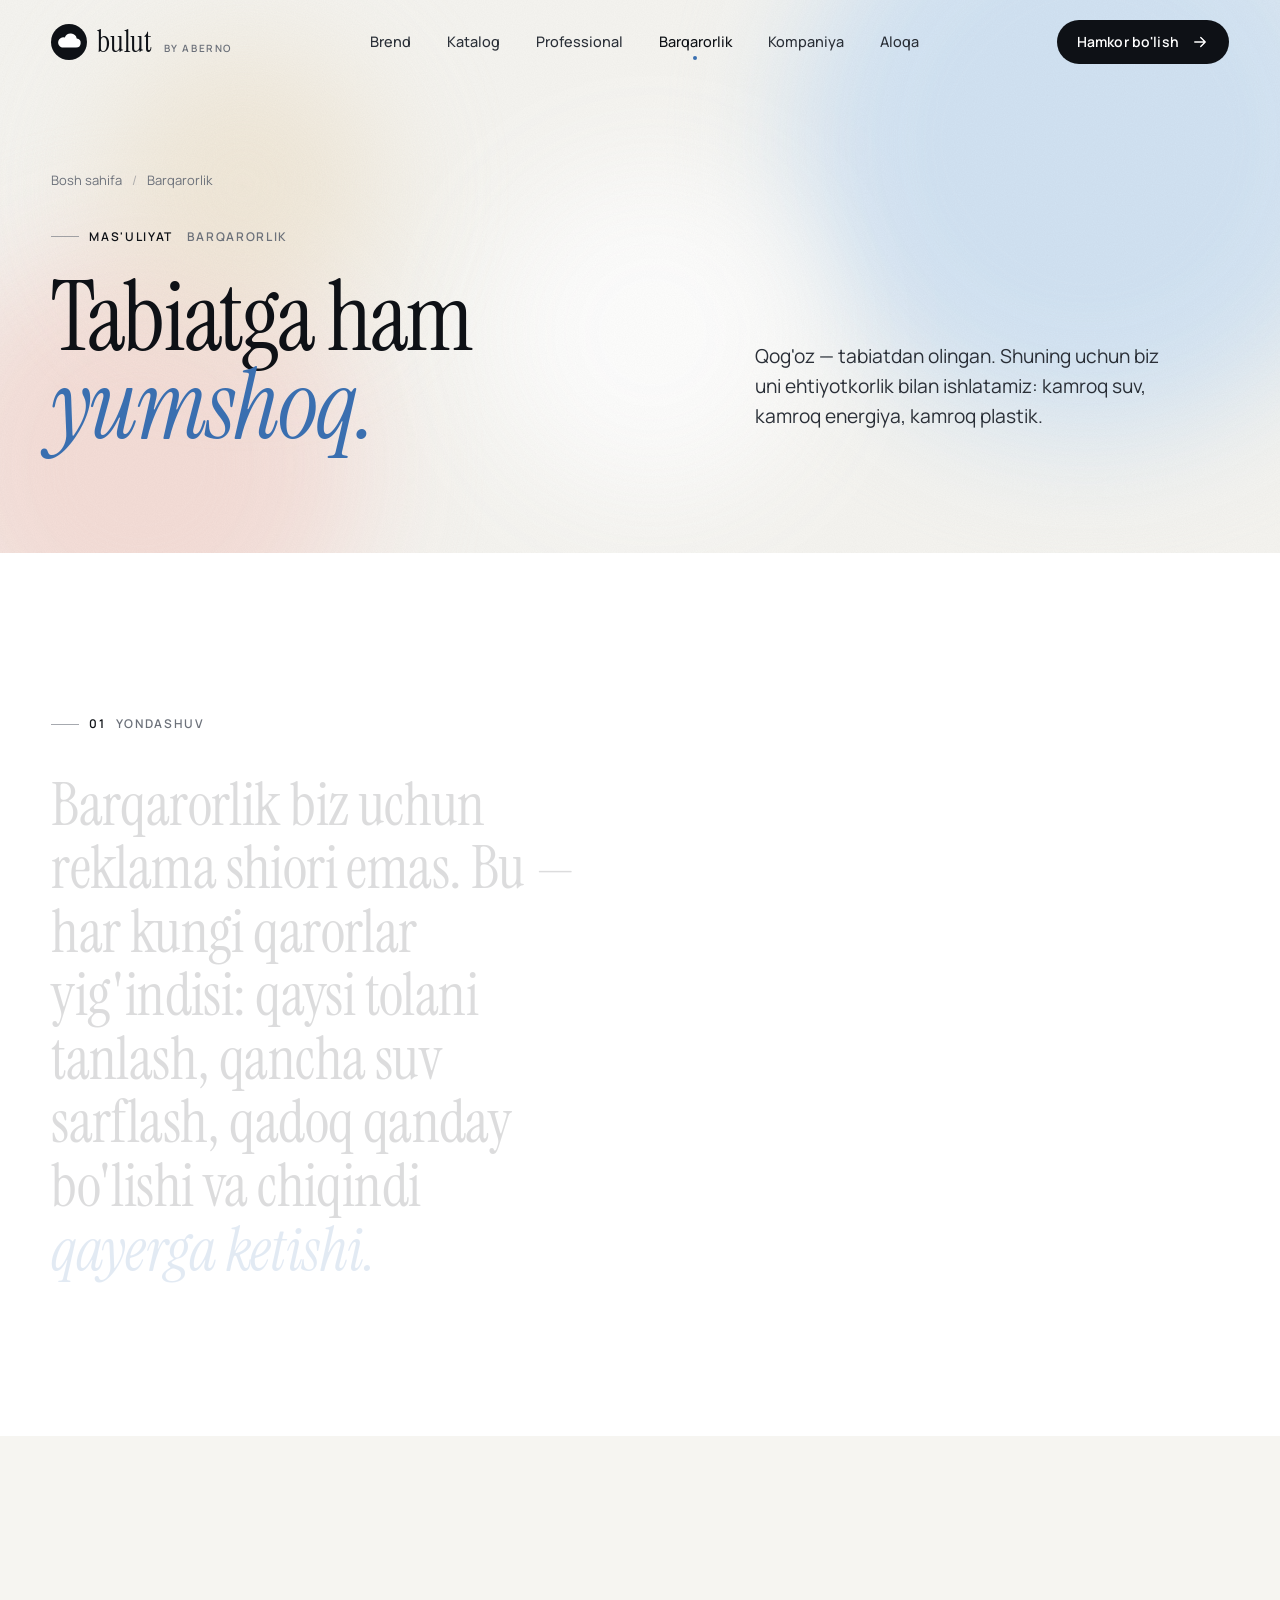
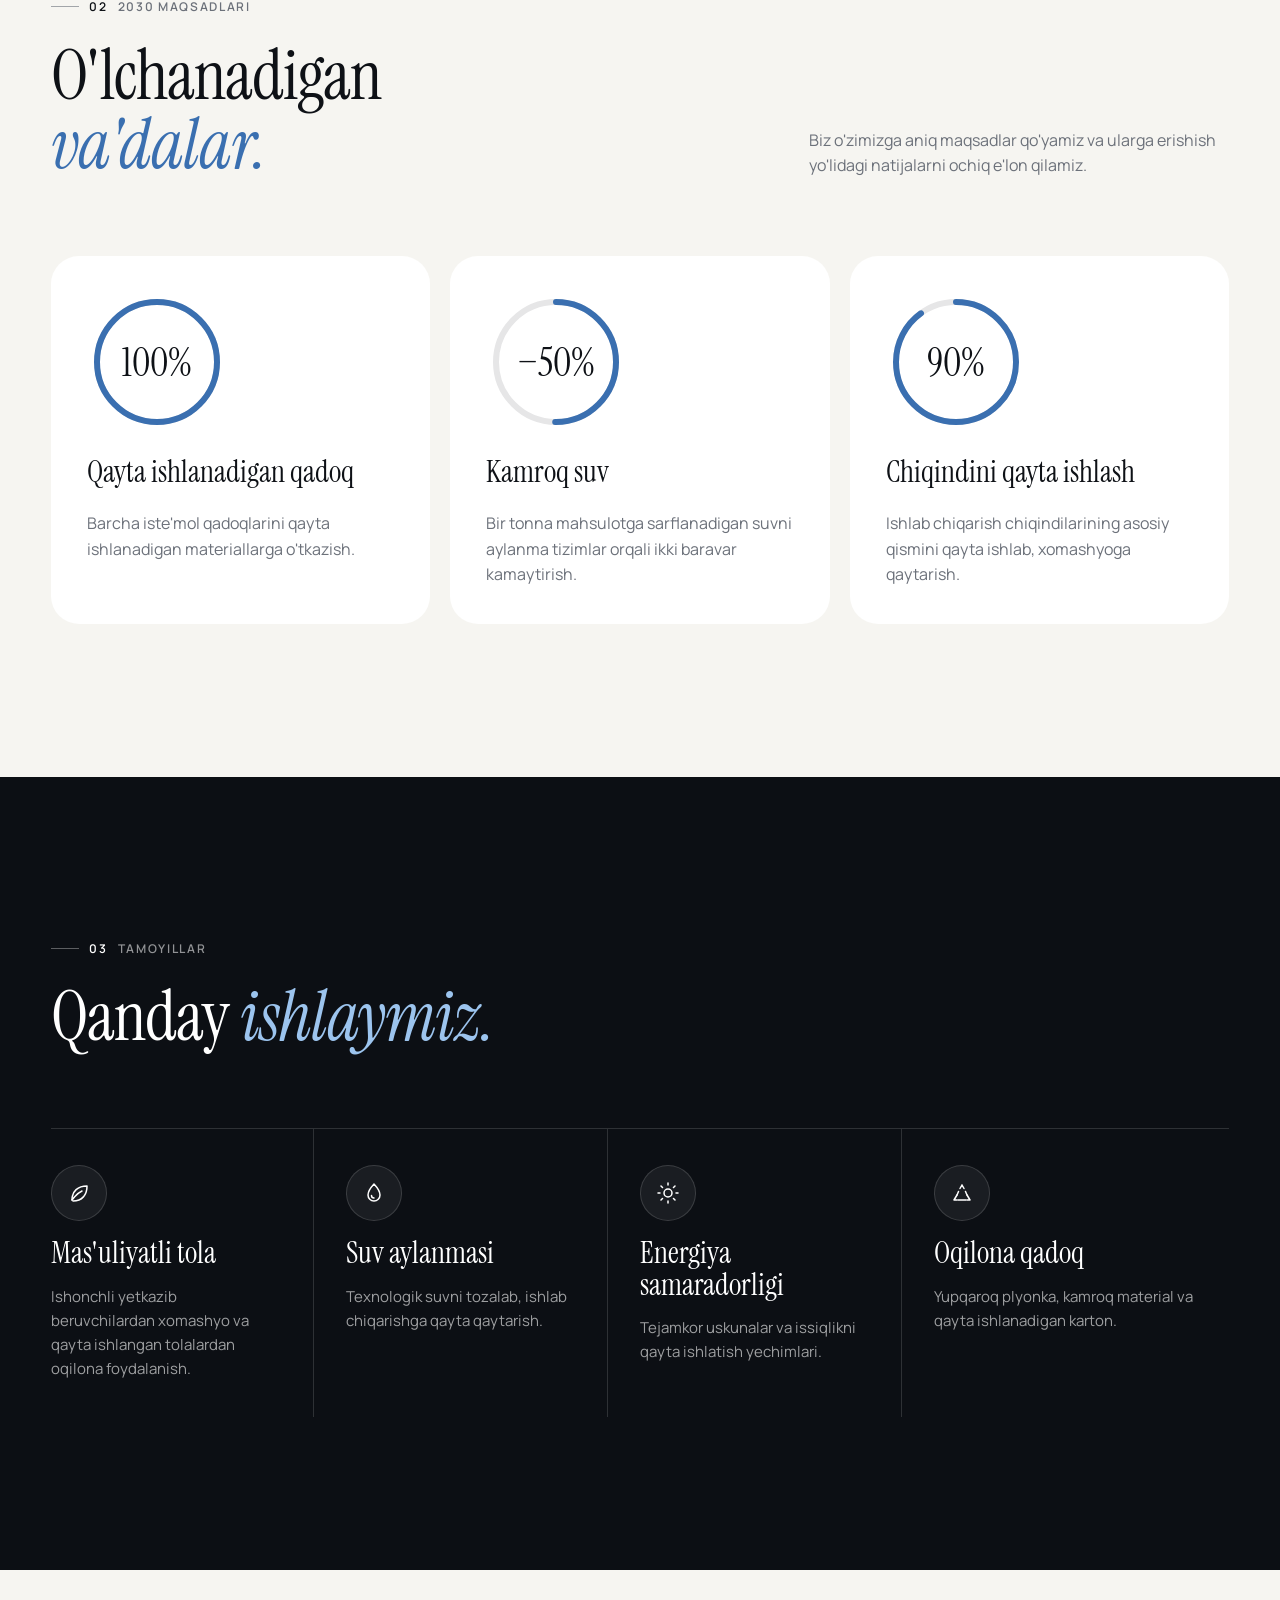
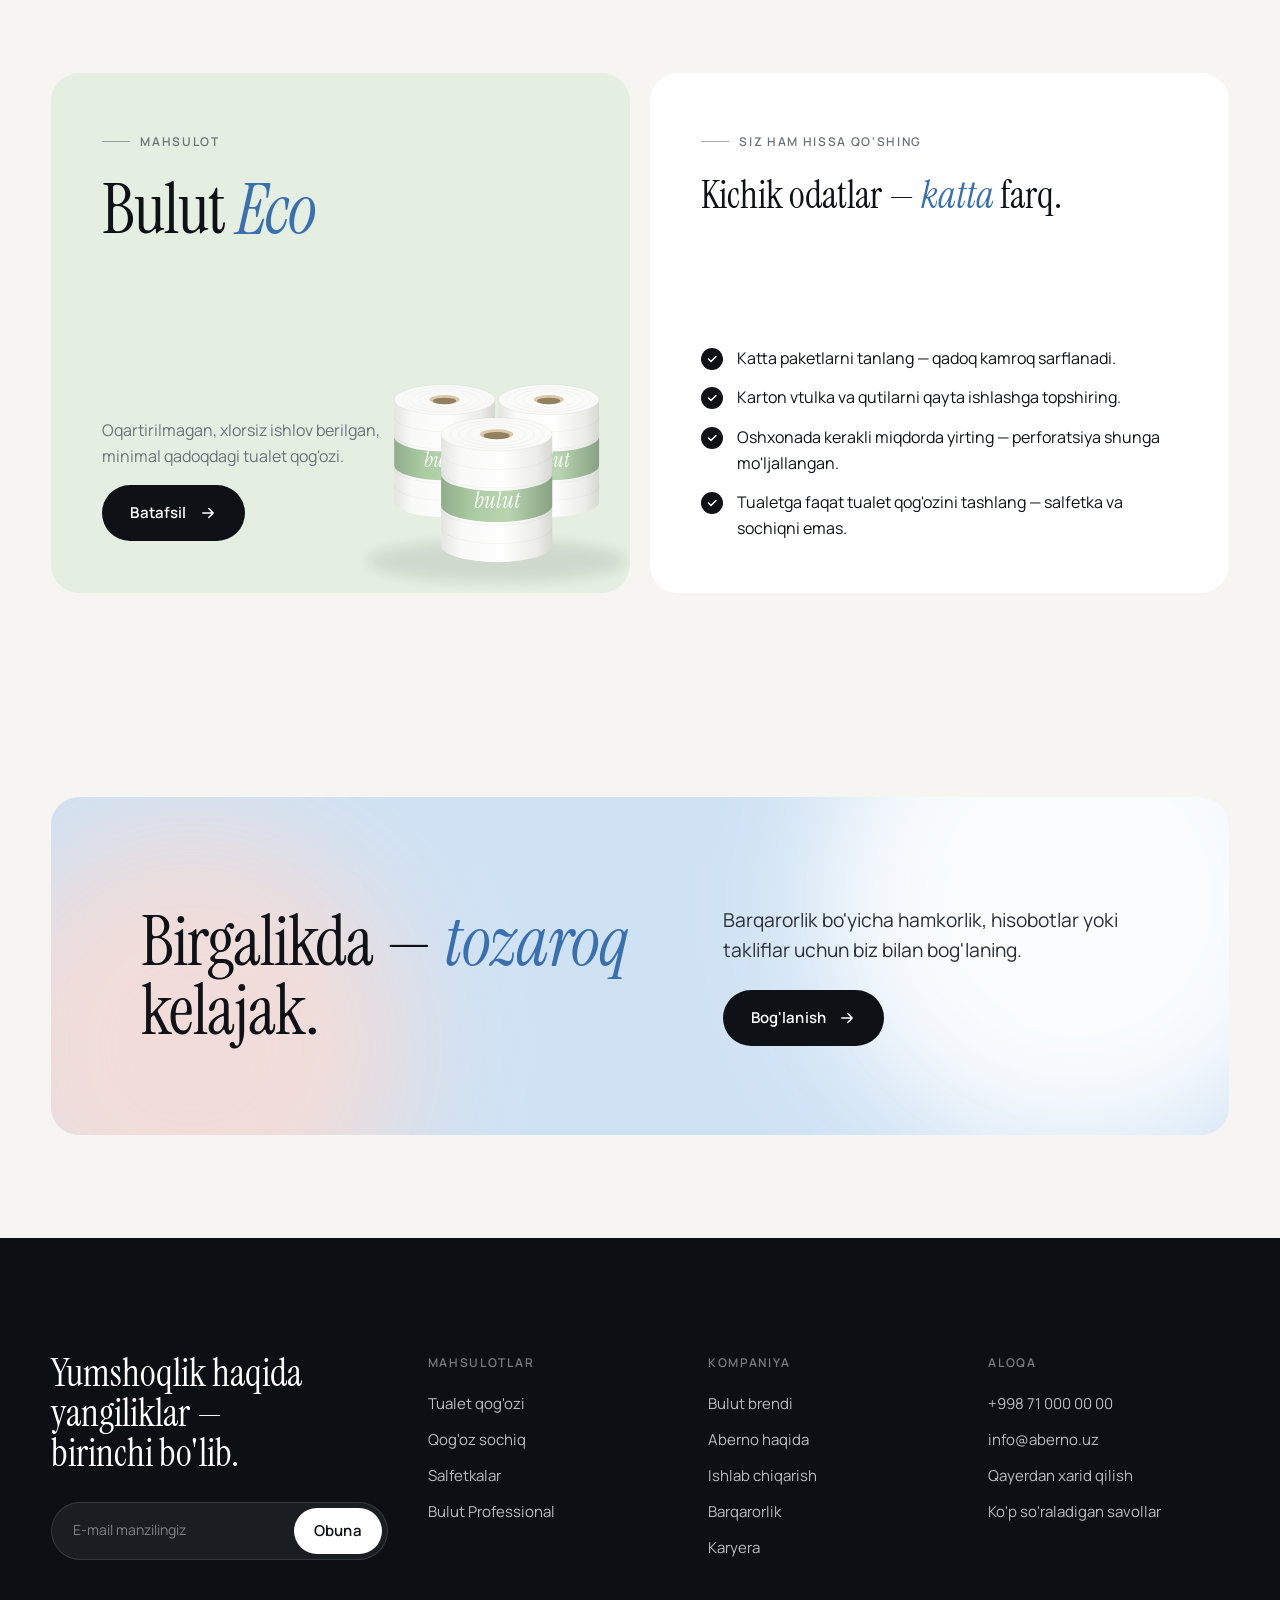
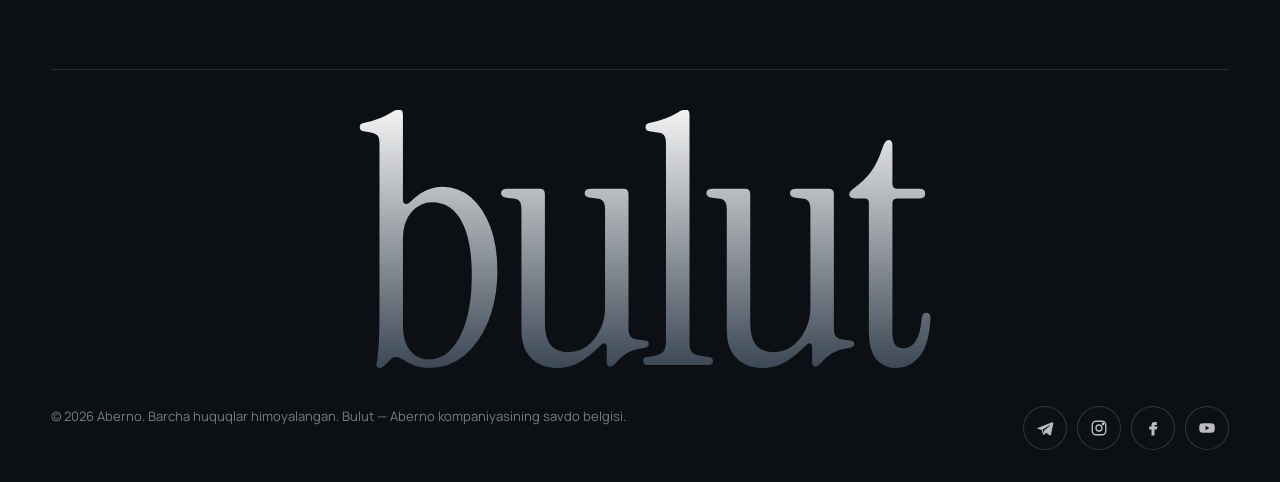
<file: sustainability.html>
<!DOCTYPE html>
<html lang="uz">
<head>
<meta charset="utf-8">
<meta name="viewport" content="width=device-width, initial-scale=1, viewport-fit=cover">
<title>Barqarorlik — tabiatga ham yumshoq | Bulut by Aberno</title>
<meta name="description" content="Bulut va Aberno barqarorlik yondashuvi: qayta ishlanadigan qadoq, suv va energiyani tejash, mas'uliyatli xomashyo.">
<meta name="theme-color" content="#f6f5f1">
<meta property="og:title" content="Barqarorlik — tabiatga ham yumshoq | Bulut by Aberno">
<meta property="og:description" content="Bulut va Aberno barqarorlik yondashuvi: qayta ishlanadigan qadoq, suv va energiyani tejash, mas'uliyatli xomashyo.">
<meta property="og:type" content="website">
<meta property="og:site_name" content="Bulut by Aberno">
<link rel="icon" type="image/svg+xml" href="data:image/svg+xml,%3Csvg xmlns='http://www.w3.org/2000/svg' viewBox='0 0 40 40'%3E%3Ccircle cx='20' cy='20' r='20' fill='%230e1116'/%3E%3Cpath d='M12 26h16a5 5 0 0 0 .6-9.96A7 7 0 0 0 15.3 15 5.5 5.5 0 0 0 12 26z' fill='%23fff'/%3E%3C/svg%3E">
<link rel="preconnect" href="https://fonts.googleapis.com">
<link rel="preconnect" href="https://fonts.gstatic.com" crossorigin>
<link href="https://fonts.googleapis.com/css2?family=Instrument+Serif:ital@0;1&family=Manrope:wght@400;500;600;700&display=swap" rel="stylesheet">
<link rel="stylesheet" href="css/style.css">
</head>
<body>
<header class="header">
  <div class="container header__inner">
    <a class="logo" href="index.html" aria-label="Bulut — bosh sahifa"><svg viewBox="0 0 40 40" aria-hidden="true"><circle cx="20" cy="20" r="20" fill="#0e1116"/><path d="M12 26h16a5 5 0 0 0 .6-9.96A7 7 0 0 0 15.3 15 5.5 5.5 0 0 0 12 26z" fill="#fff"/></svg><span class="logo__word">bulut</span><span class="logo__by">by Aberno</span></a>
    <nav class="nav" aria-label="Asosiy menyu"><a href="brand.html">Brend</a><a href="catalog.html">Katalog</a><a href="professional.html">Professional</a><a href="sustainability.html">Barqarorlik</a><a href="about.html">Kompaniya</a><a href="contact.html">Aloqa</a></nav>
    <div class="header__actions">
      <a class="btn btn--sm" href="professional.html#request">Hamkor bo'lish <svg class="arrow" viewBox="0 0 24 24" fill="none" stroke="currentColor" stroke-width="1.8" stroke-linecap="round" stroke-linejoin="round"><path d="M5 12h14M13 6l6 6-6 6"/></svg></a>
      <button class="burger" aria-label="Menyu" aria-expanded="false"><span></span><span></span></button>
    </div>
  </div>
</header>
<div class="mobile-menu" aria-label="Mobil menyu">
  <nav><a href="index.html">Bosh sahifa<small>00</small></a><a href="brand.html">Brend<small>01</small></a><a href="catalog.html">Katalog<small>02</small></a><a href="professional.html">Professional<small>03</small></a><a href="sustainability.html">Barqarorlik<small>04</small></a><a href="about.html">Kompaniya<small>05</small></a><a href="contact.html">Aloqa<small>06</small></a></nav>
  <div class="mobile-menu__foot"><a href="tel:+998710000000">+998 71 000 00 00</a><a href="mailto:info@aberno.uz">info@aberno.uz</a></div>
</div>
<main>
<section class="page-hero">
  <div class="clouds" aria-hidden="true"><div class="cloud cloud--1"></div><div class="cloud cloud--2"></div><div class="cloud cloud--3"></div><div class="cloud cloud--4"></div></div><div class="grain" aria-hidden="true"></div>
  <div class="container">
    <div class="crumbs"><a href="index.html">Bosh sahifa</a><span aria-hidden="true">/</span><span>Barqarorlik</span></div>
    <div class="page-hero__grid">
      <div>
        <span class="eyebrow reveal"><span class="num">Mas'uliyat</span>&nbsp;Barqarorlik</span>
        <h1 class="display lg reveal" data-d="1">Tabiatga ham <em>yumshoq.</em></h1>
      </div>
      <div class="reveal" data-d="2">
        <p class="lead">Qog'oz — tabiatdan olingan. Shuning uchun biz uni ehtiyotkorlik bilan ishlatamiz: kamroq suv, kamroq energiya, kamroq plastik.</p>
        
      </div>
    </div>
  </div>
</section>

<section class="section section--paper">
  <div class="container">
    <span class="eyebrow reveal"><span class="num">01</span> Yondashuv</span>
    <div style="margin-top:40px"><p class="manifesto">Barqarorlik biz uchun reklama shiori emas. Bu — har kungi qarorlar yig'indisi: qaysi tolani tanlash, qancha suv sarflash, qadoq qanday bo'lishi va chiqindi <em>qayerga ketishi.</em></p></div>
  </div>
</section>

<section class="section">
  <div class="container">
    <div class="sec-head">
      <div><span class="eyebrow reveal"><span class="num">02</span> 2030 maqsadlari</span><h2 class="h2 reveal" data-d="1">O'lchanadigan<br><em>va'dalar.</em></h2></div>
      <div class="sec-head__aside reveal" data-d="2"><p class="muted mb-0">Biz o'zimizga aniq maqsadlar qo'yamiz va ularga erishish yo'lidagi natijalarni ochiq e'lon qilamiz.</p></div>
    </div>
    <div class="ring-grid">
      <div class="ring-card reveal" data-d="1"><div class="ring" style="--off:0"><svg viewBox="0 0 140 140"><circle class="bg" cx="70" cy="70" r="60"/><circle class="fg" cx="70" cy="70" r="60"/></svg><b>100%</b></div><h3>Qayta ishlanadigan qadoq</h3><p>Barcha iste'mol qadoqlarini qayta ishlanadigan materiallarga o'tkazish.</p></div>
      <div class="ring-card reveal" data-d="2"><div class="ring" style="--off:188"><svg viewBox="0 0 140 140"><circle class="bg" cx="70" cy="70" r="60"/><circle class="fg" cx="70" cy="70" r="60"/></svg><b>−50%</b></div><h3>Kamroq suv</h3><p>Bir tonna mahsulotga sarflanadigan suvni aylanma tizimlar orqali ikki baravar kamaytirish.</p></div>
      <div class="ring-card reveal" data-d="3"><div class="ring" style="--off:38"><svg viewBox="0 0 140 140"><circle class="bg" cx="70" cy="70" r="60"/><circle class="fg" cx="70" cy="70" r="60"/></svg><b>90%</b></div><h3>Chiqindini qayta ishlash</h3><p>Ishlab chiqarish chiqindilarining asosiy qismini qayta ishlab, xomashyoga qaytarish.</p></div>
    </div>
  </div>
</section>

<section class="section section--dark">
  <div class="container">
    <div class="sec-head">
      <div><span class="eyebrow reveal"><span class="num">03</span> Tamoyillar</span><h2 class="h2 reveal" data-d="1">Qanday <em>ishlaymiz.</em></h2></div>
    </div>
    <div class="features "><div class="feature reveal" data-d="1"><div class="feature__icon"><svg viewBox="0 0 24 24" fill="none" stroke="currentColor" stroke-width="1.5" stroke-linecap="round" stroke-linejoin="round"><path d="M5 19c0-9 6-14 15-14 0 9-5 15-14 15"/><path d="M5 19c3-4 6-7 10-9"/></svg></div><h3>Mas'uliyatli tola</h3><p>Ishonchli yetkazib beruvchilardan xomashyo va qayta ishlangan tolalardan oqilona foydalanish.</p></div><div class="feature reveal" data-d="2"><div class="feature__icon"><svg viewBox="0 0 24 24" fill="none" stroke="currentColor" stroke-width="1.5" stroke-linecap="round" stroke-linejoin="round"><path d="M12 3s6 6.5 6 11a6 6 0 0 1-12 0c0-4.5 6-11 6-11z"/><path d="M9.5 14.5a2.5 2.5 0 0 0 2.5 2.5"/></svg></div><h3>Suv aylanmasi</h3><p>Texnologik suvni tozalab, ishlab chiqarishga qayta qaytarish.</p></div><div class="feature reveal" data-d="3"><div class="feature__icon"><svg viewBox="0 0 24 24" fill="none" stroke="currentColor" stroke-width="1.5" stroke-linecap="round" stroke-linejoin="round"><circle cx="12" cy="12" r="4"/><path d="M12 2v2M12 20v2M2 12h2M20 12h2M5 5l1.5 1.5M17.5 17.5L19 19M5 19l1.5-1.5M17.5 6.5L19 5"/></svg></div><h3>Energiya samaradorligi</h3><p>Tejamkor uskunalar va issiqlikni qayta ishlatish yechimlari.</p></div><div class="feature reveal" data-d="4"><div class="feature__icon"><svg viewBox="0 0 24 24" fill="none" stroke="currentColor" stroke-width="1.5" stroke-linecap="round" stroke-linejoin="round"><path d="M7 19H4l3-5M17 19h3l-3-5M12 4l-2 3.5M12 4l2 3.5"/><path d="M8.5 10.5L7 14M15.5 10.5L17 14M8 19h8"/></svg></div><h3>Oqilona qadoq</h3><p>Yupqaroq plyonka, kamroq material va qayta ishlanadigan karton.</p></div></div>
  </div>
</section>

<section class="section section--tight">
  <div class="container split">
    <a class="panel panel--sky reveal" href="product.html?id=bulut-eco-12" style="background:#e4efe1">
      <div><span class="eyebrow">Mahsulot</span><h3 class="h2" style="margin-top:24px">Bulut <em>Eco</em></h3></div>
      <div class="panel__art" data-art="bulut-eco-12"></div>
      <div style="position:relative;max-width:30ch"><p class="muted">Oqartirilmagan, xlorsiz ishlov berilgan, minimal qadoqdagi tualet qog'ozi.</p><span class="btn">Batafsil <svg class="arrow" viewBox="0 0 24 24" fill="none" stroke="currentColor" stroke-width="1.8" stroke-linecap="round" stroke-linejoin="round"><path d="M5 12h14M13 6l6 6-6 6"/></svg></span></div>
    </a>
    <div class="panel reveal" data-d="1">
      <div><span class="eyebrow">Siz ham hissa qo'shing</span><h3 class="h3" style="margin-top:24px">Kichik odatlar — <em>katta</em> farq.</h3></div>
      <ul class="list-check">
        <li>Katta paketlarni tanlang — qadoq kamroq sarflanadi.</li>
        <li>Karton vtulka va qutilarni qayta ishlashga topshiring.</li>
        <li>Oshxonada kerakli miqdorda yirting — perforatsiya shunga mo'ljallangan.</li>
        <li>Tualetga faqat tualet qog'ozini tashlang — salfetka va sochiqni emas.</li>
      </ul>
    </div>
  </div>
</section>
<section class="section section--tight">
  <div class="container">
    <div class="cta reveal">
      <div class="clouds" aria-hidden="true"><div class="cloud cloud--1"></div><div class="cloud cloud--2"></div></div>
      <h2 class="h2">Birgalikda — <em>tozaroq</em> kelajak.</h2>
      <div class="cta__side">
        <p class="lead mb-0">Barqarorlik bo'yicha hamkorlik, hisobotlar yoki takliflar uchun biz bilan bog'laning.</p>
        <div class="hero__cta"><a class="btn" href="contact.html">Bog'lanish <svg class="arrow" viewBox="0 0 24 24" fill="none" stroke="currentColor" stroke-width="1.8" stroke-linecap="round" stroke-linejoin="round"><path d="M5 12h14M13 6l6 6-6 6"/></svg></a></div>
      </div>
    </div>
  </div>
</section>
</main>
<footer class="footer">
  <div class="container">
    <div class="footer__top">
      <div class="footer__col">
        <p class="footer__lead">Yumshoqlik haqida yangiliklar — birinchi bo'lib.</p>
        <form class="subscribe" novalidate>
          <label class="sr-only" for="sub-sustainability">E-mail</label>
          <input id="sub-sustainability" type="email" placeholder="E-mail manzilingiz" autocomplete="email">
          <button class="btn btn--light" type="submit">Obuna</button>
        </form>
        <p class="subscribe-msg" aria-live="polite"></p>
      </div>
      <div class="footer__col">
        <h4>Mahsulotlar</h4>
        <ul>
          <li><a href="catalog.html?cat=tualet-qogozi">Tualet qog'ozi</a></li>
          <li><a href="catalog.html?cat=qogoz-sochiq">Qog'oz sochiq</a></li>
          <li><a href="catalog.html?cat=salfetka">Salfetkalar</a></li>
          <li><a href="professional.html">Bulut Professional</a></li>
        </ul>
      </div>
      <div class="footer__col">
        <h4>Kompaniya</h4>
        <ul>
          <li><a href="brand.html">Bulut brendi</a></li>
          <li><a href="about.html">Aberno haqida</a></li>
          <li><a href="about.html#production">Ishlab chiqarish</a></li>
          <li><a href="sustainability.html">Barqarorlik</a></li>
          <li><a href="about.html#career">Karyera</a></li>
        </ul>
      </div>
      <div class="footer__col">
        <h4>Aloqa</h4>
        <ul>
          <li><a href="tel:+998710000000">+998 71 000 00 00</a></li>
          <li><a href="mailto:info@aberno.uz">info@aberno.uz</a></li>
          <li><a href="contact.html#buy">Qayerdan xarid qilish</a></li>
          <li><a href="contact.html#faq">Ko'p so'raladigan savollar</a></li>
        </ul>
      </div>
    </div>
    <div class="footer__word" aria-hidden="true">bulut</div>
    <div class="footer__bottom">
      <span>© <span data-year>2026</span> Aberno. Barcha huquqlar himoyalangan. Bulut — Aberno kompaniyasining savdo belgisi.</span>
      <div class="socials">
        <a href="#" aria-label="Telegram"><svg viewBox="0 0 24 24" fill="currentColor"><path d="M21.5 4.3L2.9 11.5c-1.3.5-1.2 1.2-.2 1.5l4.8 1.5 1.8 5.6c.2.6.1.9.8.9.5 0 .7-.2 1-.5l2.3-2.2 4.8 3.5c.9.5 1.5.2 1.7-.8l3.1-14.7c.3-1.3-.5-1.9-1.5-1.5zM8.6 14.3l9.5-6c.5-.3.9-.1.5.2l-8 7.3-.3 3.3z"/></svg></a>
        <a href="#" aria-label="Instagram"><svg viewBox="0 0 24 24" fill="none" stroke="currentColor" stroke-width="1.8"><rect x="3" y="3" width="18" height="18" rx="5"/><circle cx="12" cy="12" r="4"/><circle cx="17.5" cy="6.5" r=".8" fill="currentColor"/></svg></a>
        <a href="#" aria-label="Facebook"><svg viewBox="0 0 24 24" fill="currentColor"><path d="M14 8h3V4h-3a4 4 0 0 0-4 4v2H7v4h3v8h4v-8h3l1-4h-4V8.5c0-.3.2-.5.5-.5z"/></svg></a>
        <a href="#" aria-label="YouTube"><svg viewBox="0 0 24 24" fill="currentColor"><path d="M22 8.2a3 3 0 0 0-2.1-2.1C18 5.6 12 5.6 12 5.6s-6 0-7.9.5A3 3 0 0 0 2 8.2 31 31 0 0 0 1.6 12 31 31 0 0 0 2 15.8a3 3 0 0 0 2.1 2.1c1.9.5 7.9.5 7.9.5s6 0 7.9-.5a3 3 0 0 0 2.1-2.1c.4-1.2.4-3.8.4-3.8s0-2.6-.4-3.8zM10 15V9l5.2 3z"/></svg></a>
      </div>
    </div>
  </div>
</footer>
<script src="js/data.js"></script>
<script src="js/main.js"></script>
</body>
</html>
</file>
<file: css/style.css>
/* ==========================================================
   BULUT by ABERNO — dizayn tizimi
   ========================================================== */

:root {
  --bg: #f6f5f1;
  --bg-2: #efede7;
  --paper: #ffffff;
  --ink: #0e1116;
  --ink-2: #2a2f37;
  --muted: #6c717a;
  --line: rgba(14, 17, 22, .10);
  --line-strong: rgba(14, 17, 22, .18);
  --sky: #cfe2f4;
  --sky-2: #e6f0f9;
  --blue: #3a6fb0;
  --blush: #f5dcd6;
  --sand: #efe4d0;
  --dark: #0c0f14;
  --dark-2: #151a21;

  --serif: "Instrument Serif", "Times New Roman", Georgia, serif;
  --sans: "Manrope", system-ui, -apple-system, "Segoe UI", sans-serif;

  --radius: 28px;
  --radius-sm: 16px;
  --ease: cubic-bezier(.2, .7, .1, 1);
  --gutter: clamp(16px, 4vw, 56px);
  --max: 1360px;
}

*, *::before, *::after { box-sizing: border-box; }
html { -webkit-text-size-adjust: 100%; scroll-behavior: smooth; }
body {
  margin: 0;
  background: var(--bg);
  color: var(--ink);
  font-family: var(--sans);
  font-size: 16px;
  line-height: 1.6;
  -webkit-font-smoothing: antialiased;
  overflow-x: hidden;
}
img, svg { display: block; max-width: 100%; }
a { color: inherit; text-decoration: none; }
button, input, select, textarea { font: inherit; color: inherit; }
button { cursor: pointer; background: none; border: 0; padding: 0; }
::selection { background: var(--sky); color: var(--ink); }

.container { width: 100%; max-width: var(--max); margin: 0 auto; padding: 0 var(--gutter); }

/* ---------- Tipografiya ---------- */
.display {
  font-family: var(--serif);
  font-weight: 400;
  line-height: .92;
  letter-spacing: -.02em;
  margin: 0;
}
.display em, .h2 em, .h3 em { font-style: italic; color: var(--blue); }
.xl { font-size: clamp(56px, 11vw, 190px); }
.lg { font-size: clamp(48px, 7.5vw, 124px); }
.h2 { font-family: var(--serif); font-weight: 400; font-size: clamp(40px, 5.4vw, 84px); line-height: 1; letter-spacing: -.015em; margin: 0; }
.h3 { font-family: var(--serif); font-weight: 400; font-size: clamp(28px, 3vw, 44px); line-height: 1.05; margin: 0; }
.lead { font-size: clamp(18px, 1.5vw, 22px); line-height: 1.55; color: var(--ink-2); max-width: 36ch; }
.muted { color: var(--muted); }
.eyebrow {
  display: inline-flex; align-items: center; gap: 10px;
  font-size: 12px; font-weight: 600; letter-spacing: .14em; text-transform: uppercase;
  color: var(--muted);
}
.eyebrow::before { content: ""; width: 28px; height: 1px; background: currentColor; opacity: .6; }
.eyebrow .num { color: var(--ink); }

/* ---------- Tugmalar ---------- */
.btn {
  --h: 56px;
  position: relative;
  display: inline-flex; align-items: center; justify-content: center; gap: 12px;
  height: var(--h); padding: 0 28px;
  border-radius: 999px;
  font-weight: 600; font-size: 15px; letter-spacing: .01em;
  background: var(--ink); color: #fff;
  overflow: hidden; isolation: isolate;
  transition: transform .5s var(--ease), background .3s;
  white-space: nowrap;
}
.btn::before {
  content: ""; position: absolute; inset: 0; z-index: -1;
  background: var(--blue);
  transform: translateY(101%); border-radius: 50% 50% 0 0;
  transition: transform .6s var(--ease), border-radius .6s var(--ease);
}
.btn:hover::before { transform: translateY(0); border-radius: 0; }
.btn .arrow { transition: transform .5s var(--ease); }
.btn:hover .arrow { transform: translateX(4px); }
.btn--light { background: #fff; color: var(--ink); }
.btn--light::before { background: var(--sky); }
.btn--ghost { background: transparent; color: var(--ink); box-shadow: inset 0 0 0 1px var(--line-strong); }
.btn--ghost::before { background: var(--ink); }
.btn--ghost:hover { color: #fff; }
.btn--sm { --h: 44px; padding: 0 20px; font-size: 14px; }

.link {
  display: inline-flex; align-items: center; gap: 8px;
  font-weight: 600; font-size: 15px;
  background: linear-gradient(currentColor, currentColor) 0 100% / 0 1px no-repeat;
  transition: background-size .5s var(--ease);
  padding-bottom: 2px;
}
.link:hover { background-size: 100% 1px; }

.arrow { width: 18px; height: 18px; flex: none; }

/* ---------- Header ---------- */
.header {
  position: fixed; inset: 0 0 auto 0; z-index: 50;
  transition: transform .5s var(--ease), background .4s, box-shadow .4s;
}
.header__inner {
  display: flex; align-items: center; justify-content: space-between; gap: 24px;
  height: 84px;
}
.header.is-scrolled {
  background: rgba(246, 245, 241, .78);
  backdrop-filter: saturate(1.4) blur(18px);
  -webkit-backdrop-filter: saturate(1.4) blur(18px);
  box-shadow: 0 1px 0 var(--line);
}
.header.is-scrolled .header__inner { height: 70px; }
.header.is-hidden { transform: translateY(-100%); }
.header__inner { transition: height .4s var(--ease); }

.logo { display: inline-flex; align-items: center; gap: 10px; }
.logo svg { width: 36px; height: 36px; }
.logo__word { font-family: var(--serif); font-size: 30px; line-height: 1; letter-spacing: -.01em; }
.logo__by { font-size: 10px; font-weight: 600; letter-spacing: .16em; text-transform: uppercase; color: var(--muted); margin-left: 2px; align-self: flex-end; padding-bottom: 4px; }

.nav { display: flex; align-items: center; gap: 4px; }
.nav a {
  position: relative; padding: 10px 16px; border-radius: 999px;
  font-size: 14.5px; font-weight: 500; color: var(--ink-2);
  transition: background .3s, color .3s;
}
.nav a:hover { background: rgba(14, 17, 22, .05); color: var(--ink); }
.nav a.is-active { color: var(--ink); }
.nav a.is-active::after {
  content: ""; position: absolute; left: 50%; bottom: 4px; width: 4px; height: 4px; border-radius: 50%;
  background: var(--blue); transform: translateX(-50%);
}
.header__actions { display: flex; align-items: center; gap: 12px; }

.burger { display: none; width: 48px; height: 48px; border-radius: 50%; background: var(--ink); position: relative; }
.burger span { position: absolute; left: 15px; right: 15px; height: 1.5px; background: #fff; transition: transform .4s var(--ease), top .4s var(--ease); }
.burger span:nth-child(1) { top: 20px; }
.burger span:nth-child(2) { top: 27px; }
.menu-open .burger span:nth-child(1) { top: 23.5px; transform: rotate(45deg); }
.menu-open .burger span:nth-child(2) { top: 23.5px; transform: rotate(-45deg); }

.mobile-menu {
  position: fixed; inset: 0; z-index: 45;
  background: var(--bg);
  display: flex; flex-direction: column; justify-content: space-between;
  padding: 110px var(--gutter) 32px;
  clip-path: circle(0 at calc(100% - 40px) 42px);
  transition: clip-path .8s var(--ease);
  visibility: hidden;
}
.menu-open .mobile-menu { clip-path: circle(150% at calc(100% - 40px) 42px); visibility: visible; }
.mobile-menu nav { display: flex; flex-direction: column; }
.mobile-menu nav a {
  font-family: var(--serif); font-size: clamp(40px, 11vw, 64px); line-height: 1.15;
  border-bottom: 1px solid var(--line); padding: 6px 0;
  display: flex; justify-content: space-between; align-items: baseline;
}
.mobile-menu nav a small { font-family: var(--sans); font-size: 12px; color: var(--muted); letter-spacing: .1em; }
.mobile-menu__foot { display: flex; flex-direction: column; gap: 6px; color: var(--muted); font-size: 14px; }
.menu-open { overflow: hidden; }

/* ---------- Bulutlar (animatsion fon) ---------- */
.clouds { position: absolute; inset: 0; overflow: hidden; pointer-events: none; z-index: 0; }
.cloud {
  position: absolute; border-radius: 50%;
  filter: blur(60px); opacity: .9;
  animation: drift 22s ease-in-out infinite alternate;
}
.cloud--1 { width: 46vw; height: 46vw; background: var(--sky); top: -12vw; right: -8vw; }
.cloud--2 { width: 34vw; height: 34vw; background: var(--blush); bottom: -10vw; left: -6vw; animation-duration: 26s; animation-delay: -6s; }
.cloud--3 { width: 26vw; height: 26vw; background: #fff; top: 30%; left: 38%; animation-duration: 18s; animation-delay: -3s; }
.cloud--4 { width: 22vw; height: 22vw; background: var(--sand); top: 8%; left: 8%; animation-duration: 30s; opacity: .7; }
@keyframes drift {
  0% { transform: translate3d(0, 0, 0) scale(1); }
  50% { transform: translate3d(3vw, 2vw, 0) scale(1.08); }
  100% { transform: translate3d(-2vw, 4vw, 0) scale(.96); }
}

.grain {
  position: absolute; inset: 0; pointer-events: none; z-index: 1; opacity: .35; mix-blend-mode: multiply;
  background-image: url("data:image/svg+xml,%3Csvg xmlns='http://www.w3.org/2000/svg' width='160' height='160'%3E%3Cfilter id='n'%3E%3CfeTurbulence type='fractalNoise' baseFrequency='.9' numOctaves='2' stitchTiles='stitch'/%3E%3CfeColorMatrix values='0 0 0 0 0 0 0 0 0 0 0 0 0 0 0 0 0 0 .08 0'/%3E%3C/filter%3E%3Crect width='100%25' height='100%25' filter='url(%23n)'/%3E%3C/svg%3E");
}

/* ---------- HERO ---------- */
.hero {
  position: relative; min-height: 100vh; min-height: 100svh;
  display: flex; flex-direction: column; justify-content: flex-end;
  padding: 130px 0 0; overflow: hidden;
}
.hero > .container { position: relative; z-index: 2; }
.hero__grid {
  display: grid; grid-template-columns: 1.15fr .85fr; align-items: end; gap: 40px;
}
.hero__title { position: relative; }
.hero__title .line { display: block; overflow: hidden; padding-bottom: .06em; }
.hero__title .line > span { display: inline-block; transform: translateY(110%); animation: rise 1.2s var(--ease) forwards; }
.hero__title .line:nth-child(2) > span { animation-delay: .12s; }
.hero__title .line:nth-child(3) > span { animation-delay: .24s; }
@keyframes rise { to { transform: translateY(0); } }

.hero__side { display: flex; flex-direction: column; gap: 28px; padding-bottom: 18px; opacity: 0; animation: fade 1s .6s var(--ease) forwards; }
.hero__side .lead { max-width: 30ch; }
.hero__cta { display: flex; flex-wrap: wrap; gap: 12px; }
@keyframes fade { from { opacity: 0; transform: translateY(20px); } to { opacity: 1; transform: none; } }

.hero__stage {
  position: relative; z-index: 2;
  margin-top: 40px;
  display: grid; grid-template-columns: 1fr auto 1fr; align-items: end; gap: 24px;
  padding-bottom: 36px;
  border-bottom: 1px solid var(--line);
}
.hero__product {
  width: clamp(260px, 30vw, 460px);
  animation: float 7s ease-in-out infinite;
  will-change: transform;
}
.hero__product-wrap { position: relative; }
@keyframes float { 0%, 100% { transform: translateY(0) rotate(-1deg); } 50% { transform: translateY(-16px) rotate(1deg); } }

.chip {
  display: inline-flex; align-items: center; gap: 8px;
  padding: 10px 16px; border-radius: 999px;
  background: rgba(255, 255, 255, .7);
  backdrop-filter: blur(12px); -webkit-backdrop-filter: blur(12px);
  box-shadow: 0 1px 0 rgba(255, 255, 255, .8) inset, 0 10px 30px -12px rgba(14, 17, 22, .18);
  font-size: 13px; font-weight: 600; white-space: nowrap;
}
.chip i { width: 8px; height: 8px; border-radius: 50%; background: var(--blue); display: block; }
.hero__chip { position: absolute; animation: float 8s ease-in-out infinite; }
.hero__chip--1 { top: 18%; left: -18%; animation-delay: -2s; }
.hero__chip--2 { top: 48%; right: -22%; animation-delay: -4s; }
.hero__chip--3 { bottom: 14%; left: -10%; animation-delay: -1s; }

.hero__meta { font-size: 13px; color: var(--muted); display: flex; flex-direction: column; gap: 4px; }
.hero__meta strong { color: var(--ink); font-weight: 600; font-size: 14px; }
.hero__meta--right { text-align: right; align-items: flex-end; }
.scroll-cue { display: inline-flex; align-items: center; gap: 10px; font-size: 13px; color: var(--muted); }
.scroll-cue span { width: 1px; height: 36px; background: var(--line-strong); position: relative; overflow: hidden; }
.scroll-cue span::after { content: ""; position: absolute; left: 0; top: -36px; width: 1px; height: 36px; background: var(--ink); animation: cue 2s var(--ease) infinite; }
@keyframes cue { to { top: 36px; } }

/* ---------- Marquee ---------- */
.marquee { overflow: hidden; padding: 28px 0; border-bottom: 1px solid var(--line); position: relative; z-index: 2; }
.marquee__track { display: flex; gap: 56px; width: max-content; animation: marquee 40s linear infinite; }
.marquee__track span { font-family: var(--serif); font-size: clamp(28px, 3.4vw, 48px); white-space: nowrap; display: inline-flex; align-items: center; gap: 56px; }
.marquee__track span::after { content: "✳"; font-size: .5em; color: var(--blue); }
.marquee:hover .marquee__track { animation-play-state: paused; }
@keyframes marquee { to { transform: translateX(-50%); } }

/* ---------- Seksiyalar ---------- */
.section { padding: clamp(80px, 12vw, 180px) 0; position: relative; }
.section--tight { padding: clamp(60px, 8vw, 120px) 0; }
.section--dark { background: var(--dark); color: #fff; }
.section--dark .muted, .section--dark .lead { color: rgba(255, 255, 255, .62); }
.section--dark .eyebrow { color: rgba(255, 255, 255, .55); }
.section--dark .eyebrow .num { color: #fff; }
.section--dark .display em, .section--dark .h2 em { color: #9cc4ee; }
.section--paper { background: var(--paper); }

.sec-head { display: grid; grid-template-columns: 1fr 1fr; gap: 40px; align-items: end; margin-bottom: clamp(48px, 6vw, 96px); }
.sec-head .eyebrow { margin-bottom: 24px; }
.sec-head__aside { justify-self: end; display: flex; flex-direction: column; align-items: flex-start; gap: 24px; max-width: 420px; }

/* ---------- Kategoriya kartalari ---------- */
.cats { display: grid; grid-template-columns: repeat(3, 1fr); gap: 20px; }
.cat {
  position: relative; border-radius: var(--radius);
  background: var(--c, var(--sky-2));
  padding: 32px; min-height: 560px;
  display: flex; flex-direction: column; justify-content: space-between;
  overflow: hidden; isolation: isolate;
  transition: transform .7s var(--ease);
}
.cat:hover { transform: translateY(-8px); }
.cat__art { position: absolute; inset: 80px 0 110px; display: grid; place-items: center; z-index: -1; transition: transform 1s var(--ease); }
.cat__art svg { width: 82%; }
.cat:hover .cat__art { transform: scale(1.06) rotate(-2deg); }
.cat__top { display: flex; justify-content: space-between; align-items: flex-start; }
.cat__num { font-size: 13px; font-weight: 600; color: var(--muted); }
.cat__count { font-size: 13px; font-weight: 600; padding: 6px 12px; border-radius: 999px; background: rgba(255, 255, 255, .6); }
.cat__title { font-family: var(--serif); font-size: clamp(34px, 3.4vw, 50px); line-height: 1; margin: 0 0 10px; }
.cat__foot { display: flex; justify-content: space-between; align-items: flex-end; gap: 16px; }
.cat__foot p { margin: 0; color: var(--ink-2); font-size: 15px; max-width: 26ch; }
.round-btn {
  width: 56px; height: 56px; border-radius: 50%; flex: none;
  display: grid; place-items: center; background: var(--ink); color: #fff;
  transition: transform .6s var(--ease), background .3s;
}
.cat:hover .round-btn, .round-btn:hover { transform: rotate(-45deg); background: var(--blue); }

/* ---------- Manifest / katta matn ---------- */
.manifesto { font-family: var(--serif); font-size: clamp(34px, 4.6vw, 72px); line-height: 1.08; letter-spacing: -.01em; margin: 0; max-width: 20ch; }
.manifesto .w { opacity: .14; transition: opacity .4s; }
.manifesto .w.on { opacity: 1; }
.manifesto em { color: var(--blue); }

/* ---------- Statistika ---------- */
.stats { display: grid; grid-template-columns: repeat(4, 1fr); border-top: 1px solid rgba(255, 255, 255, .14); }
.stat { padding: 36px 28px 0 0; border-right: 1px solid rgba(255, 255, 255, .14); margin-right: 28px; }
.stat:last-child { border-right: 0; margin-right: 0; }
.stat__num { font-family: var(--serif); font-size: clamp(56px, 6.4vw, 104px); line-height: 1; letter-spacing: -.02em; }
.stat__num sup { font-size: .4em; vertical-align: top; position: relative; top: .3em; margin-left: 4px; color: #9cc4ee; }
.stat__label { margin-top: 14px; font-size: 14px; color: rgba(255, 255, 255, .62); max-width: 22ch; }
.section--paper .stats, .stats--light { border-top-color: var(--line); }
.stats--light .stat { border-right-color: var(--line); }
.stats--light .stat__label { color: var(--muted); }
.stats--light .stat__num sup { color: var(--blue); }

/* ---------- Qatlamlar (interaktiv) ---------- */
.layers { display: grid; grid-template-columns: 1fr 1fr; gap: clamp(40px, 6vw, 100px); align-items: center; }
.layers__visual {
  position: relative; aspect-ratio: 1; border-radius: var(--radius);
  background: radial-gradient(120% 90% at 30% 20%, #fff 0%, var(--sky-2) 60%, var(--sky) 100%);
  display: grid; place-items: center; overflow: hidden;
}
.sheet-stack { position: relative; width: 62%; aspect-ratio: 1.4; transform: rotateX(58deg) rotateZ(-38deg); transform-style: preserve-3d; }
.layers__visual { perspective: 1200px; }
.sheet {
  position: absolute; inset: 0; border-radius: 10px;
  background:
    radial-gradient(circle at 1px 1px, rgba(14, 17, 22, .06) 1px, transparent 1.6px) 0 0 / 12px 12px,
    linear-gradient(135deg, #ffffff, #f3f3f1);
  box-shadow: 0 0 0 1px rgba(14, 17, 22, .05), 0 30px 40px -20px rgba(30, 60, 100, .35);
  transition: transform .9s var(--ease), opacity .6s;
}
.sheet.off { opacity: 0; transform: translateZ(160px) !important; }
.layers__control { display: flex; flex-direction: column; gap: 28px; }
.ply-picker { display: flex; gap: 8px; flex-wrap: wrap; }
.ply-picker button {
  width: 64px; height: 64px; border-radius: 50%;
  box-shadow: inset 0 0 0 1px var(--line-strong);
  font-family: var(--serif); font-size: 28px;
  transition: background .3s, color .3s, box-shadow .3s;
}
.ply-picker button:hover { box-shadow: inset 0 0 0 1px var(--ink); }
.ply-picker button.is-active { background: var(--ink); color: #fff; box-shadow: none; }
.ply-info { min-height: 150px; }
.ply-info h3 { margin-bottom: 12px; }
.meter { display: grid; gap: 14px; }
.meter__row { display: grid; grid-template-columns: 130px 1fr 36px; align-items: center; gap: 16px; font-size: 14px; }
.meter__bar { height: 4px; background: var(--line); border-radius: 4px; overflow: hidden; }
.meter__bar i { display: block; height: 100%; background: var(--ink); border-radius: 4px; transition: width .9s var(--ease); }

/* ---------- Mahsulot kartasi ---------- */
.products { display: grid; grid-template-columns: repeat(4, 1fr); gap: 20px; }
.pcard { display: flex; flex-direction: column; gap: 18px; position: relative; }
.pcard__media {
  position: relative; aspect-ratio: 1 / 1.08; border-radius: 22px;
  background: var(--c, var(--sky-2));
  display: grid; place-items: center; overflow: hidden;
}
.pcard__media svg { width: 84%; transition: transform .9s var(--ease); }
.pcard:hover .pcard__media svg { transform: scale(1.07) translateY(-6px); }
.pcard__badge { position: absolute; top: 16px; left: 16px; padding: 6px 12px; border-radius: 999px; background: var(--ink); color: #fff; font-size: 12px; font-weight: 600; }
.pcard__line { position: absolute; top: 16px; right: 16px; font-size: 12px; font-weight: 600; padding: 6px 12px; border-radius: 999px; background: rgba(255, 255, 255, .7); }
.pcard__quick {
  position: absolute; left: 16px; right: 16px; bottom: 16px;
  display: flex; justify-content: space-between; align-items: center;
  padding: 12px 12px 12px 18px; border-radius: 999px; background: #fff;
  font-size: 13.5px; font-weight: 600;
  transform: translateY(calc(100% + 20px)); transition: transform .6s var(--ease);
}
.pcard__quick span.round { width: 32px; height: 32px; border-radius: 50%; background: var(--ink); color: #fff; display: grid; place-items: center; }
.pcard:hover .pcard__quick { transform: none; }
.pcard__body { display: flex; justify-content: space-between; gap: 16px; }
.pcard__name { font-family: var(--serif); font-size: 26px; line-height: 1.05; margin: 0 0 4px; }
.pcard__tag { font-size: 14px; color: var(--muted); margin: 0; }
.pcard__specs { display: flex; gap: 6px; flex-wrap: wrap; }
.spec-pill { font-size: 12px; font-weight: 600; padding: 5px 10px; border-radius: 999px; box-shadow: inset 0 0 0 1px var(--line-strong); white-space: nowrap; }

.rail { display: grid; grid-auto-flow: column; grid-auto-columns: minmax(280px, 1fr); gap: 20px; overflow-x: auto; scroll-snap-type: x mandatory; padding-bottom: 12px; scrollbar-width: none; }
.rail::-webkit-scrollbar { display: none; }
.rail > * { scroll-snap-align: start; }
.rail-nav { display: flex; gap: 8px; }
.rail-nav button { width: 52px; height: 52px; border-radius: 50%; box-shadow: inset 0 0 0 1px var(--line-strong); display: grid; place-items: center; transition: background .3s, color .3s; }
.rail-nav button:hover { background: var(--ink); color: #fff; }

/* ---------- Split bloklar ---------- */
.split { display: grid; grid-template-columns: 1fr 1fr; gap: 20px; }
.panel {
  border-radius: var(--radius); padding: clamp(28px, 4vw, 56px);
  background: var(--paper); position: relative; overflow: hidden;
  min-height: 520px; display: flex; flex-direction: column; justify-content: space-between; gap: 40px;
}
.panel--dark { background: var(--dark); color: #fff; }
.panel--dark .muted { color: rgba(255, 255, 255, .6); }
.panel--sky { background: var(--sky); }
.panel--sand { background: var(--sand); }
.panel--blush { background: var(--blush); }
.panel__art { position: absolute; right: -40px; bottom: -40px; width: 60%; opacity: .95; pointer-events: none; }

.list-check { list-style: none; margin: 0; padding: 0; display: grid; gap: 14px; }
.list-check li { display: flex; gap: 14px; align-items: flex-start; }
.list-check li::before {
  content: ""; flex: none; width: 22px; height: 22px; border-radius: 50%; margin-top: 2px;
  background: var(--ink) url("data:image/svg+xml,%3Csvg xmlns='http://www.w3.org/2000/svg' viewBox='0 0 24 24' fill='none' stroke='white' stroke-width='3' stroke-linecap='round' stroke-linejoin='round'%3E%3Cpath d='M5 12l5 5L20 7'/%3E%3C/svg%3E") center / 12px no-repeat;
}
.panel--dark .list-check li::before, .section--dark .list-check li::before { background-color: #fff; background-image: url("data:image/svg+xml,%3Csvg xmlns='http://www.w3.org/2000/svg' viewBox='0 0 24 24' fill='none' stroke='%230e1116' stroke-width='3' stroke-linecap='round' stroke-linejoin='round'%3E%3Cpath d='M5 12l5 5L20 7'/%3E%3C/svg%3E"); }

/* ---------- Qiymatlar / feature grid ---------- */
.features { display: grid; grid-template-columns: repeat(4, 1fr); border-top: 1px solid var(--line); }
.feature { padding: 36px 32px 36px 0; border-right: 1px solid var(--line); margin-right: 32px; display: flex; flex-direction: column; gap: 16px; }
.feature:last-child { border-right: 0; margin-right: 0; }
.feature__icon { width: 56px; height: 56px; border-radius: 50%; background: var(--paper); display: grid; place-items: center; box-shadow: inset 0 0 0 1px var(--line); }
.section--paper .feature__icon { background: var(--bg); }
.section--dark .feature { border-color: rgba(255, 255, 255, .14); }
.section--dark .features { border-color: rgba(255, 255, 255, .14); }
.section--dark .feature__icon { background: rgba(255, 255, 255, .06); box-shadow: inset 0 0 0 1px rgba(255, 255, 255, .14); }
.feature__icon svg { width: 24px; height: 24px; }
.feature h3 { font-family: var(--serif); font-weight: 400; font-size: 30px; line-height: 1.05; margin: 0; }
.feature p { margin: 0; color: var(--muted); font-size: 15px; }
.section--dark .feature p { color: rgba(255, 255, 255, .6); }

/* ---------- Jarayon (qadamlar) ---------- */
.steps { display: grid; gap: 0; border-top: 1px solid var(--line); counter-reset: step; }
.step {
  display: grid; grid-template-columns: 120px 1fr 1.2fr; gap: 32px; align-items: baseline;
  padding: 32px 0; border-bottom: 1px solid var(--line);
  transition: padding .5s var(--ease), background .5s;
}
.step:hover { padding-left: 20px; }
.step__n { font-family: var(--serif); font-size: 40px; color: var(--muted); }
.step h3 { font-family: var(--serif); font-weight: 400; font-size: clamp(28px, 2.6vw, 40px); margin: 0; line-height: 1.05; }
.step p { margin: 0; color: var(--muted); }
.section--dark .steps, .section--dark .step { border-color: rgba(255, 255, 255, .14); }

/* ---------- Timeline ---------- */
.timeline { display: grid; grid-template-columns: repeat(5, 1fr); gap: 0; position: relative; }
.timeline::before { content: ""; position: absolute; left: 0; right: 0; top: 11px; height: 1px; background: var(--line-strong); }
.tl { padding-right: 24px; position: relative; }
.tl::before { content: ""; display: block; width: 23px; height: 23px; border-radius: 50%; background: var(--bg); box-shadow: inset 0 0 0 1px var(--ink); margin-bottom: 28px; position: relative; }
.tl:hover::before { background: var(--ink); }
.tl__year { font-family: var(--serif); font-size: 44px; line-height: 1; margin-bottom: 12px; }
.tl p { margin: 0; color: var(--muted); font-size: 15px; }

/* ---------- CTA ---------- */
.cta {
  position: relative; overflow: hidden; border-radius: var(--radius);
  background: var(--sky); padding: clamp(40px, 7vw, 110px);
  display: grid; grid-template-columns: 1.3fr 1fr; gap: 40px; align-items: end;
  isolation: isolate;
}
.cta .clouds { z-index: -1; }
.cta .cloud--1 { background: #fff; width: 40vw; height: 40vw; }
.cta .cloud--2 { background: var(--blush); }
.cta__side { display: flex; flex-direction: column; gap: 24px; align-items: flex-start; }

/* ---------- Sahifa sarlavhasi (ichki sahifalar) ---------- */
.page-hero { position: relative; padding: 170px 0 clamp(60px, 8vw, 110px); overflow: hidden; }
.page-hero > .container { position: relative; z-index: 2; }
.page-hero__grid { display: grid; grid-template-columns: 1.4fr 1fr; gap: 40px; align-items: end; }
.page-hero .eyebrow { margin-bottom: 28px; }
.crumbs { display: flex; gap: 10px; font-size: 13px; color: var(--muted); margin-bottom: 28px; flex-wrap: wrap; }
.crumbs a:hover { color: var(--ink); }
.crumbs span[aria-hidden] { opacity: .5; }

/* ---------- Katalog ---------- */
.toolbar {
  position: sticky; top: 70px; z-index: 20;
  display: flex; flex-wrap: wrap; justify-content: space-between; align-items: center; gap: 16px;
  padding: 16px 0; margin-bottom: 36px;
  background: rgba(246, 245, 241, .86); backdrop-filter: blur(14px); -webkit-backdrop-filter: blur(14px);
  border-bottom: 1px solid var(--line);
}
.filters { display: flex; flex-wrap: wrap; gap: 8px; }
.pill {
  height: 44px; padding: 0 18px; border-radius: 999px;
  box-shadow: inset 0 0 0 1px var(--line-strong);
  font-size: 14px; font-weight: 600; display: inline-flex; align-items: center; gap: 8px;
  transition: background .3s, color .3s, box-shadow .3s;
}
.pill:hover { box-shadow: inset 0 0 0 1px var(--ink); }
.pill.is-active { background: var(--ink); color: #fff; box-shadow: none; }
.pill sup { font-size: 11px; opacity: .6; top: 0; }
.toolbar__right { display: flex; gap: 8px; align-items: center; flex-wrap: wrap; }
.search { position: relative; }
.search input {
  height: 44px; width: 240px; border-radius: 999px; border: 0; padding: 0 18px 0 44px;
  background: #fff; box-shadow: inset 0 0 0 1px var(--line); outline: none; font-size: 14px;
  transition: box-shadow .3s, width .5s var(--ease);
}
.search input:focus { box-shadow: inset 0 0 0 1.5px var(--ink); width: 280px; }
.search svg { position: absolute; left: 16px; top: 50%; transform: translateY(-50%); width: 18px; height: 18px; color: var(--muted); }
.select {
  height: 44px; border-radius: 999px; border: 0; padding: 0 40px 0 18px; font-size: 14px; font-weight: 600;
  background: #fff url("data:image/svg+xml,%3Csvg xmlns='http://www.w3.org/2000/svg' viewBox='0 0 24 24' fill='none' stroke='%230e1116' stroke-width='2'%3E%3Cpath d='M6 9l6 6 6-6'/%3E%3C/svg%3E") right 14px center / 16px no-repeat;
  box-shadow: inset 0 0 0 1px var(--line); -webkit-appearance: none; appearance: none; outline: none; cursor: pointer;
}
.segment { display: inline-flex; padding: 4px; border-radius: 999px; background: #fff; box-shadow: inset 0 0 0 1px var(--line); }
.segment button { white-space: nowrap; height: 36px; padding: 0 14px; border-radius: 999px; font-size: 13px; font-weight: 600; color: var(--muted); transition: background .3s, color .3s; }
.segment button.is-active { background: var(--ink); color: #fff; }
.result-count { font-size: 14px; color: var(--muted); margin-bottom: 24px; }
.empty { text-align: center; padding: 80px 0; color: var(--muted); display: none; }
.empty.show { display: block; }
.products .pcard { animation: cardIn .7s var(--ease) both; }
@keyframes cardIn { from { opacity: 0; transform: translateY(24px); } to { opacity: 1; transform: none; } }

/* ---------- Mahsulot sahifasi ---------- */
.pdp { padding: 130px 0 40px; }
.pdp__grid { display: grid; grid-template-columns: 1.1fr 1fr; gap: clamp(32px, 5vw, 80px); align-items: start; }
.pdp__media {
  position: sticky; top: 100px;
  border-radius: var(--radius); background: var(--c, var(--sky-2));
  aspect-ratio: 1; display: grid; place-items: center; overflow: hidden;
}
.pdp__media svg { width: 78%; animation: float 7s ease-in-out infinite; }
.pdp__media .chip { position: absolute; }
.pdp__media .chip:nth-of-type(1) { top: 24px; left: 24px; }
.pdp__media .chip:nth-of-type(2) { bottom: 24px; right: 24px; }
.pdp__info { padding-top: 12px; }
.pdp__info .display { font-size: clamp(56px, 6vw, 96px); margin: 18px 0 8px; }
.pdp__tagline { font-family: var(--serif); font-style: italic; font-size: 26px; color: var(--muted); margin: 0 0 28px; }
.pdp__desc { font-size: 18px; color: var(--ink-2); margin: 0 0 32px; max-width: 52ch; }
.keyspecs { display: grid; grid-template-columns: repeat(3, 1fr); gap: 10px; margin-bottom: 32px; }
.keyspec { border-radius: var(--radius-sm); background: #fff; padding: 18px; }
.keyspec b { display: block; font-family: var(--serif); font-weight: 400; font-size: 34px; line-height: 1; margin-bottom: 6px; }
.keyspec span { font-size: 13px; color: var(--muted); }
.pdp__actions { display: flex; gap: 12px; flex-wrap: wrap; margin-bottom: 48px; }
.spec-table { width: 100%; border-collapse: collapse; font-size: 15px; }
.spec-table th, .spec-table td { text-align: left; padding: 16px 0; border-bottom: 1px solid var(--line); font-weight: 500; vertical-align: top; }
.spec-table th { color: var(--muted); width: 44%; font-weight: 500; }
.accordion { border-top: 1px solid var(--line); }
.accordion details { border-bottom: 1px solid var(--line); }
.accordion summary {
  list-style: none; cursor: pointer; padding: 22px 0;
  display: flex; justify-content: space-between; align-items: center; gap: 20px;
  font-weight: 600; font-size: 17px;
}
.accordion summary::-webkit-details-marker { display: none; }
.accordion summary .plus { width: 32px; height: 32px; border-radius: 50%; box-shadow: inset 0 0 0 1px var(--line-strong); position: relative; flex: none; transition: transform .5s var(--ease), background .3s; }
.accordion summary .plus::before, .accordion summary .plus::after { content: ""; position: absolute; left: 50%; top: 50%; width: 12px; height: 1.5px; background: currentColor; transform: translate(-50%, -50%); }
.accordion summary .plus::after { transform: translate(-50%, -50%) rotate(90deg); }
.accordion details[open] .plus { transform: rotate(45deg); background: var(--ink); color: #fff; }
.accordion .acc-body { padding: 0 0 26px; color: var(--ink-2); max-width: 64ch; }
.accordion .acc-body p { margin: 0 0 12px; }

/* ---------- Formalar ---------- */
.form { display: grid; grid-template-columns: 1fr 1fr; gap: 16px; }
.field { display: flex; flex-direction: column; gap: 8px; }
.field--full { grid-column: 1 / -1; }
.field label { font-size: 13px; font-weight: 600; color: var(--muted); }
.field input, .field select, .field textarea {
  border: 0; border-radius: var(--radius-sm); background: #fff; padding: 16px 18px; font-size: 15px; outline: none;
  box-shadow: inset 0 0 0 1px var(--line); transition: box-shadow .3s;
  width: 100%;
}
.field select { -webkit-appearance: none; appearance: none; background: #fff url("data:image/svg+xml,%3Csvg xmlns='http://www.w3.org/2000/svg' viewBox='0 0 24 24' fill='none' stroke='%230e1116' stroke-width='2'%3E%3Cpath d='M6 9l6 6 6-6'/%3E%3C/svg%3E") right 16px center / 16px no-repeat; }
.field textarea { min-height: 140px; resize: vertical; }
.field input:focus, .field select:focus, .field textarea:focus { box-shadow: inset 0 0 0 1.5px var(--ink); }
.field.invalid input, .field.invalid textarea { box-shadow: inset 0 0 0 1.5px #d4574a; }
.form__foot { grid-column: 1 / -1; display: flex; justify-content: space-between; align-items: center; gap: 16px; flex-wrap: wrap; margin-top: 8px; }
.form__note { font-size: 13px; color: var(--muted); max-width: 40ch; margin: 0; }
.form-success { display: none; border-radius: var(--radius); background: var(--sky); padding: 40px; }
.form-success.show { display: block; animation: fade .6s var(--ease); }
.panel--dark .field input, .panel--dark .field select, .panel--dark .field textarea { background: rgba(255, 255, 255, .06); box-shadow: inset 0 0 0 1px rgba(255, 255, 255, .14); color: #fff; }
.panel--dark .field select option { color: var(--ink); }
.panel--dark .field label { color: rgba(255, 255, 255, .6); }

/* ---------- Kontakt ---------- */
.contact-cards { display: grid; grid-template-columns: repeat(3, 1fr); gap: 20px; }
.ccard { border-radius: var(--radius); background: #fff; padding: 32px; display: flex; flex-direction: column; gap: 40px; justify-content: space-between; min-height: 240px; transition: transform .6s var(--ease); }
.ccard:hover { transform: translateY(-6px); }
.ccard__big { font-family: var(--serif); font-size: clamp(26px, 2.4vw, 36px); line-height: 1.1; word-break: break-word; }
.map {
  border-radius: var(--radius); overflow: hidden; position: relative; min-height: 420px;
  background:
    linear-gradient(var(--bg-2) 1px, transparent 1px) 0 0 / 48px 48px,
    linear-gradient(90deg, var(--bg-2) 1px, transparent 1px) 0 0 / 48px 48px,
    #fff;
  display: grid; place-items: center;
}
.map__pin { display: flex; flex-direction: column; align-items: center; gap: 14px; }
.map__dot { width: 22px; height: 22px; border-radius: 50%; background: var(--blue); box-shadow: 0 0 0 10px rgba(58, 111, 176, .18), 0 0 0 26px rgba(58, 111, 176, .08); animation: ping 2.4s ease-out infinite; }
@keyframes ping { 50% { box-shadow: 0 0 0 16px rgba(58, 111, 176, .12), 0 0 0 40px rgba(58, 111, 176, 0); } }

/* ---------- Segments grid (professional) ---------- */
.segments { display: grid; grid-template-columns: repeat(3, 1fr); gap: 20px; }
.seg { border-radius: var(--radius); background: #fff; padding: 32px; min-height: 280px; display: flex; flex-direction: column; justify-content: space-between; gap: 24px; transition: background .5s, color .5s, transform .6s var(--ease); }
.seg:hover { background: var(--ink); color: #fff; transform: translateY(-6px); }
.seg:hover p { color: rgba(255, 255, 255, .65); }
.seg:hover .seg__icon { background: rgba(255, 255, 255, .1); }
.seg__icon { width: 60px; height: 60px; border-radius: 50%; background: var(--bg); display: grid; place-items: center; transition: background .5s; }
.seg__icon svg { width: 26px; height: 26px; }
.seg h3 { font-family: var(--serif); font-weight: 400; font-size: 32px; line-height: 1; margin: 0 0 10px; }
.seg p { margin: 0; color: var(--muted); font-size: 15px; transition: color .5s; }

/* ---------- Ring / katta raqam (barqarorlik) ---------- */
.ring-grid { display: grid; grid-template-columns: repeat(3, 1fr); gap: 20px; }
.ring-card { border-radius: var(--radius); background: #fff; padding: 36px; display: flex; flex-direction: column; gap: 24px; }
.ring { width: 140px; height: 140px; position: relative; }
.ring svg { width: 100%; height: 100%; transform: rotate(-90deg); }
.ring circle { fill: none; stroke-width: 6; }
.ring .bg { stroke: var(--line); }
.ring .fg { stroke: var(--blue); stroke-linecap: round; stroke-dasharray: 377; stroke-dashoffset: 377; transition: stroke-dashoffset 2s var(--ease); }
.ring.in .fg { stroke-dashoffset: var(--off); }
.ring b { position: absolute; inset: 0; display: grid; place-items: center; font-family: var(--serif); font-weight: 400; font-size: 40px; }
.ring-card h3 { font-family: var(--serif); font-weight: 400; font-size: 30px; margin: 0; line-height: 1.05; }
.ring-card p { margin: 0; color: var(--muted); }

/* ---------- Footer ---------- */
.footer { background: var(--dark); color: #fff; padding: clamp(70px, 9vw, 120px) 0 32px; position: relative; overflow: hidden; }
.footer a { color: rgba(255, 255, 255, .72); transition: color .3s; }
.footer a:hover { color: #fff; }
.footer__top { display: grid; grid-template-columns: 1.4fr 1fr 1fr 1fr; gap: 40px; padding-bottom: 64px; border-bottom: 1px solid rgba(255, 255, 255, .12); }
.footer__col h4 { font-size: 12px; letter-spacing: .14em; text-transform: uppercase; color: rgba(255, 255, 255, .45); margin: 0 0 20px; font-weight: 600; }
.footer__col ul { list-style: none; margin: 0; padding: 0; display: grid; gap: 12px; font-size: 15px; }
.footer__lead { font-family: var(--serif); font-size: clamp(30px, 3vw, 44px); line-height: 1.05; margin: 0 0 28px; max-width: 16ch; }
.subscribe { display: flex; gap: 8px; max-width: 420px; background: rgba(255, 255, 255, .06); border-radius: 999px; padding: 6px; box-shadow: inset 0 0 0 1px rgba(255, 255, 255, .12); }
.subscribe input { flex: 1; min-width: 0; background: transparent; border: 0; outline: none; padding: 0 16px; color: #fff; font-size: 14px; }
.subscribe input::placeholder { color: rgba(255, 255, 255, .45); }
.subscribe .btn { --h: 46px; padding: 0 20px; }
.subscribe-msg { font-size: 13px; color: #9cc4ee; margin-top: 12px; min-height: 20px; }
.footer__word {
  font-family: var(--serif); font-size: clamp(120px, 27vw, 440px); line-height: .8; letter-spacing: -.04em;
  text-align: center; margin: 40px 0 20px; color: transparent;
  background: linear-gradient(180deg, rgba(255, 255, 255, .95), rgba(156, 196, 238, .25)); -webkit-background-clip: text; background-clip: text;
  user-select: none;
}
.footer__bottom { display: flex; justify-content: space-between; gap: 20px; flex-wrap: wrap; font-size: 13px; color: rgba(255, 255, 255, .45); }
.socials { display: flex; gap: 10px; }
.socials a { width: 44px; height: 44px; border-radius: 50%; display: grid; place-items: center; box-shadow: inset 0 0 0 1px rgba(255, 255, 255, .16); transition: background .3s, color .3s; }
.socials a:hover { background: #fff; color: var(--ink); }
.socials svg { width: 18px; height: 18px; }

/* ---------- Reveal animatsiyalari ---------- */
.reveal { opacity: 0; transform: translateY(40px); transition: opacity 1s var(--ease), transform 1.2s var(--ease); }
.reveal.in { opacity: 1; transform: none; }
.reveal[data-d="1"] { transition-delay: .08s; }
.reveal[data-d="2"] { transition-delay: .16s; }
.reveal[data-d="3"] { transition-delay: .24s; }
.reveal[data-d="4"] { transition-delay: .32s; }
.img-reveal { clip-path: inset(12% 12% 12% 12% round 28px); transition: clip-path 1.4s var(--ease); }
.img-reveal.in { clip-path: inset(0 0 0 0 round 28px); }

/* Sahifalar orasida o'tish */
.page-fade { position: fixed; inset: 0; background: var(--bg); z-index: 100; pointer-events: none; opacity: 0; transition: opacity .45s var(--ease); }
.page-fade.on { opacity: 1; }

/* Kursor ortidan yuruvchi yorug'lik */
.glow { position: fixed; width: 420px; height: 420px; border-radius: 50%; pointer-events: none; z-index: 0; background: radial-gradient(circle, rgba(207, 226, 244, .55), transparent 65%); transform: translate(-50%, -50%); transition: opacity .4s; opacity: 0; mix-blend-mode: multiply; }
@media (hover: hover) { .glow.on { opacity: 1; } }

/* Utility */
.mt-0 { margin-top: 0; }
.mb-0 { margin-bottom: 0; }
.gap-lg { margin-top: clamp(48px, 6vw, 96px); }
.center { text-align: center; }
.row { display: flex; justify-content: space-between; align-items: flex-end; gap: 24px; flex-wrap: wrap; }
.sr-only { position: absolute; width: 1px; height: 1px; overflow: hidden; clip: rect(0 0 0 0); white-space: nowrap; }

/* ==========================================================
   Moslashuvchanlik
   ========================================================== */
@media (max-width: 1180px) {
  .products { grid-template-columns: repeat(3, 1fr); }
  .features { grid-template-columns: repeat(2, 1fr); }
  .feature:nth-child(2) { border-right: 0; margin-right: 0; }
  .feature:nth-child(n+3) { border-top: 1px solid var(--line); }
  .footer__top { grid-template-columns: 1fr 1fr 1fr; }
  .footer__top > :first-child { grid-column: 1 / -1; }
  .timeline { grid-template-columns: repeat(3, 1fr); row-gap: 48px; }
}

@media (max-width: 980px) {
  .nav, .header__actions .btn { display: none; }
  .burger { display: block; }
  .hero__grid, .sec-head, .page-hero__grid, .layers, .split, .cta, .pdp__grid { grid-template-columns: 1fr; }
  .sec-head__aside { justify-self: start; }
  .cats { grid-template-columns: 1fr; }
  .cat { min-height: 480px; }
  .stats { grid-template-columns: repeat(2, 1fr); }
  .stat:nth-child(2) { border-right: 0; margin-right: 0; }
  .stat:nth-child(n+3) { border-top: 1px solid rgba(255, 255, 255, .14); margin-top: 36px; }
  .stats--light .stat:nth-child(n+3) { border-top-color: var(--line); }
  .products { grid-template-columns: repeat(2, 1fr); }
  .segments, .ring-grid, .contact-cards { grid-template-columns: 1fr 1fr; }
  .step { grid-template-columns: 60px 1fr; }
  .step p { grid-column: 2; }
  .pdp__media { position: relative; top: 0; }
  .hero__stage { grid-template-columns: 1fr; justify-items: center; }
  .hero__meta { display: none; }
  .toolbar { top: 64px; }
}

@media (max-width: 640px) {
  .header__inner, .header.is-scrolled .header__inner { height: 68px; }
  .hero { padding-top: 110px; }
  .hero__chip--1 { left: -4%; }
  .hero__chip--2 { right: -4%; }
  .hero__chip--3 { left: 0; }
  .products, .segments, .ring-grid, .contact-cards, .features { grid-template-columns: 1fr; }
  .feature { border-right: 0; margin-right: 0; padding-right: 0; border-top: 1px solid var(--line); }
  .feature:first-child { border-top: 0; }
  .stats { grid-template-columns: 1fr; }
  .stat { border-right: 0; margin-right: 0; padding-right: 0; padding-bottom: 28px; border-bottom: 1px solid rgba(255, 255, 255, .14); margin-top: 0 !important; border-top: 0 !important; }
  .stats--light .stat { border-bottom-color: var(--line); }
  .timeline { grid-template-columns: 1fr 1fr; }
  .form { grid-template-columns: 1fr; }
  .footer__top { grid-template-columns: 1fr 1fr; }
  .keyspecs { grid-template-columns: 1fr 1fr 1fr; }
  .keyspec { padding: 14px; }
  .keyspec b { font-size: 26px; }
  .toolbar { position: static; background: transparent; backdrop-filter: none; -webkit-backdrop-filter: none; }
  .search input, .search input:focus { width: 100%; }
  .search { flex: 1 1 100%; order: -1; }
  .toolbar__right label:last-child { flex: 1; }
  .toolbar__right .select { width: 100%; }
  .toolbar__right { width: 100%; }
  .filters { overflow-x: auto; flex-wrap: nowrap; width: 100%; scrollbar-width: none; }
  .filters::-webkit-scrollbar { display: none; }
  .pill { flex: none; }
  .meter__row { grid-template-columns: 100px 1fr 30px; }
  .pcard__quick { display: none; }
  .segment { width: 100%; }
  .segment button { flex: 1; padding: 0 8px; }
  .panel { min-height: 0; }
}

@media (prefers-reduced-motion: reduce) {
  *, *::before, *::after { animation-duration: .01ms !important; animation-iteration-count: 1 !important; transition-duration: .01ms !important; scroll-behavior: auto !important; }
  .reveal { opacity: 1; transform: none; }
}
</file>
